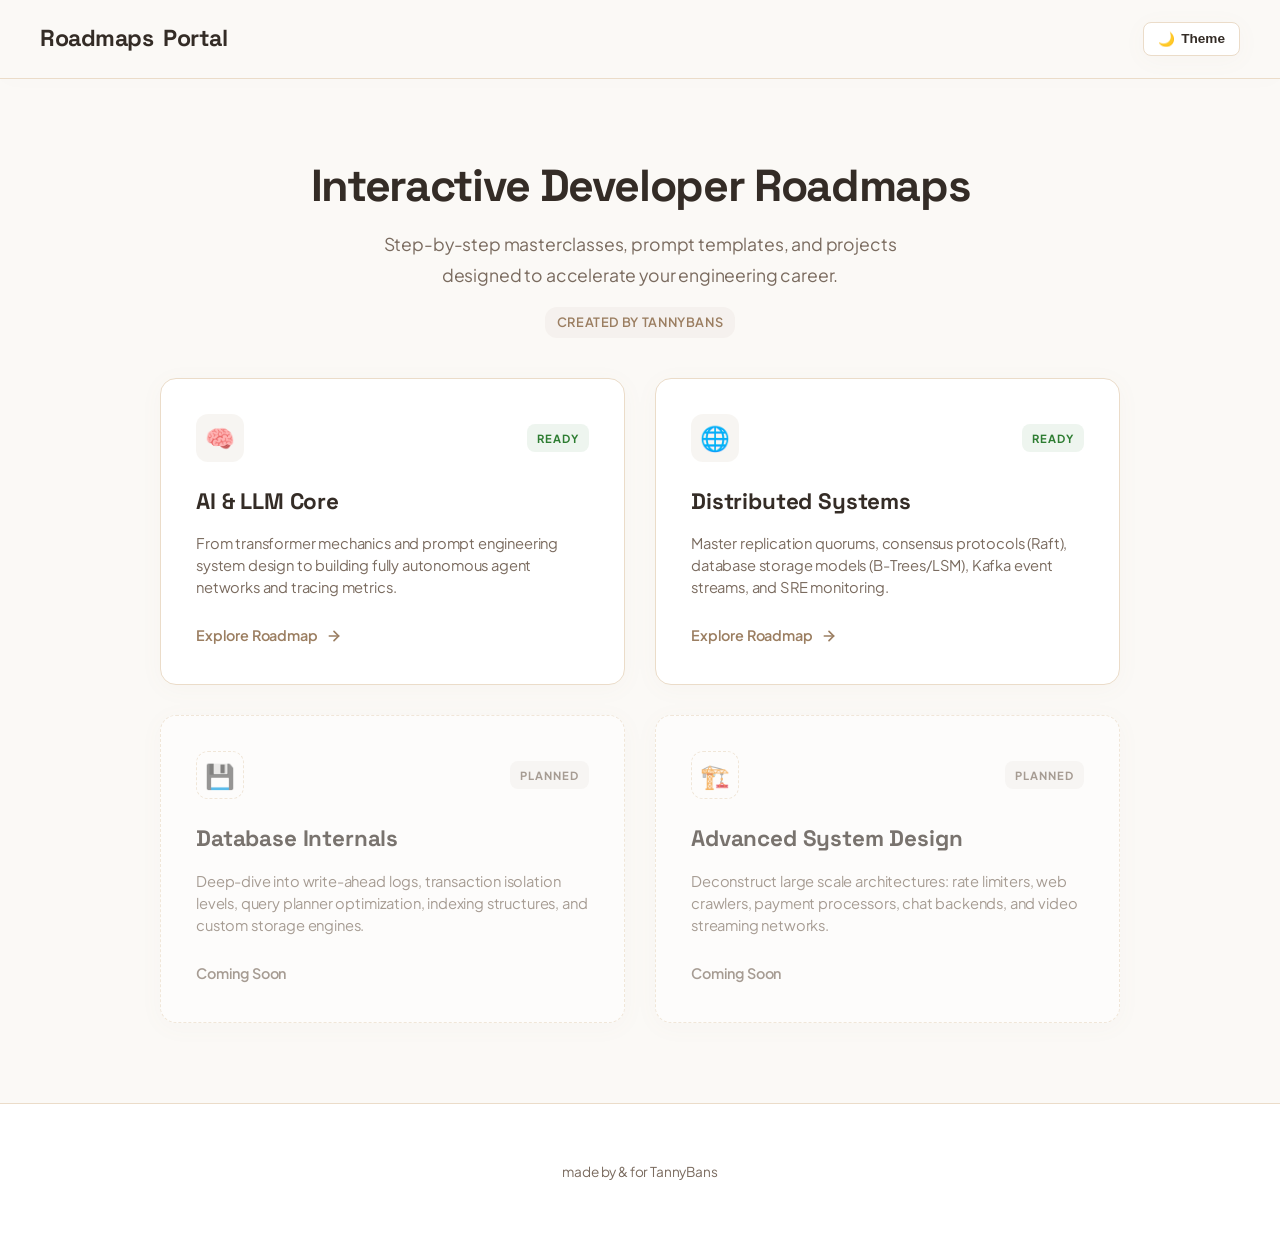
<file: index.html>
<!DOCTYPE html>
<html lang="en">
<head>
    <meta charset="UTF-8">
    <meta name="viewport" content="width=device-width, initial-scale=1.0">
    <title>Curated Engineering Roadmaps</title>
    <!-- Google Fonts: Plus Jakarta Sans for body, Space Grotesk for headings -->
    <link rel="preconnect" href="https://fonts.googleapis.com">
    <link rel="preconnect" href="https://fonts.gstatic.com" crossorigin>
    <link href="https://fonts.googleapis.com/css2?family=Plus+Jakarta+Sans:wght@400;500;600;700&family=Space+Grotesk:wght@500;600;700&display=swap" rel="stylesheet">
    
    <!-- Link Shared Styles -->
    <link rel="stylesheet" href="shared.css">
    
    <style>
        /* Landing Page Specific Card Styles */
        .theme-toggle-btn {
            background-color: var(--bg-card);
            border: 1px solid var(--border-card);
            color: var(--text-main);
            padding: 8px 14px;
            border-radius: 8px;
            cursor: pointer;
            font-size: 0.85rem;
            font-weight: 600;
            box-shadow: var(--shadow-card);
        }

        .theme-toggle-btn:hover {
            border-color: var(--accent-primary);
        }

        /* Hero Section spacing adjustment */
        .hero {
            max-width: 800px;
            margin: 80px auto 40px auto;
            text-align: center;
            padding: 0 20px;
        }

        .hero h2 {
            font-family: 'Space Grotesk', sans-serif;
            font-size: 2.8rem;
            font-weight: 700;
            margin: 0 0 16px 0;
            line-height: 1.2;
            letter-spacing: -0.03em;
        }

        .hero p {
            font-size: 1.1rem;
            color: var(--text-muted);
            max-width: 550px;
            margin: 0 auto;
        }

        /* Creator Tag */
        .creator-tag {
            display: inline-block;
            margin-top: 15px;
            font-size: 0.8rem;
            font-weight: 600;
            color: var(--accent-primary);
            background-color: rgba(155, 126, 97, 0.06);
            padding: 4px 12px;
            border-radius: 12px;
            letter-spacing: 0.05em;
            text-transform: uppercase;
        }

        [data-theme="dark"] .creator-tag {
            background-color: rgba(56, 189, 248, 0.06);
        }

        /* Grid Section */
        .portal-grid {
            max-width: 1000px;
            width: 100%;
            margin: 0 auto;
            padding: 0 20px 80px 20px;
            display: grid;
            grid-template-columns: repeat(2, 1fr);
            gap: 30px;
            flex-grow: 1;
        }

        @media (max-width: 768px) {
            .portal-grid {
                grid-template-columns: 1fr;
            }
            .hero h2 {
                font-size: 2.2rem;
            }
        }

        /* Card Designs */
        .roadmap-card {
            background-color: var(--bg-card);
            border: 1px solid var(--border-card);
            border-radius: 16px;
            padding: 35px;
            box-shadow: var(--shadow-card);
            display: flex;
            flex-direction: column;
            justify-content: space-between;
            transition: border-color 0.25s ease, transform 0.25s ease, box-shadow 0.25s ease;
            text-decoration: none;
            color: inherit;
        }

        .roadmap-card:hover {
            border-color: var(--accent-primary);
            transform: translateY(-4px);
            box-shadow: 0 12px 30px rgba(0, 0, 0, 0.04);
        }

        [data-theme="dark"] .roadmap-card:hover {
            box-shadow: 0 12px 30px rgba(0, 0, 0, 0.3);
        }

        .card-header {
            display: flex;
            align-items: center;
            justify-content: space-between;
            margin-bottom: 20px;
        }

        .card-icon {
            width: 48px;
            height: 48px;
            border-radius: 12px;
            background-color: rgba(155, 126, 97, 0.08);
            color: var(--accent-primary);
            display: flex;
            align-items: center;
            justify-content: center;
            font-size: 1.5rem;
        }

        [data-theme="dark"] .card-icon {
            background-color: rgba(56, 189, 248, 0.08);
        }

        .card-status {
            font-size: 0.7rem;
            font-weight: 700;
            text-transform: uppercase;
            letter-spacing: 1px;
            background-color: rgba(46, 125, 50, 0.08);
            color: #2e7d32;
            padding: 4px 10px;
            border-radius: 8px;
        }

        .card-body h3 {
            font-family: 'Space Grotesk', sans-serif;
            font-size: 1.4rem;
            margin: 0 0 10px 0;
            color: var(--text-main);
        }

        .card-body p {
            font-size: 0.92rem;
            color: var(--text-muted);
            margin: 0 0 25px 0;
            line-height: 1.5;
        }

        .card-footer {
            display: flex;
            align-items: center;
            gap: 8px;
            font-weight: 600;
            font-size: 0.9rem;
            color: var(--accent-primary);
        }

        .card-footer svg {
            transition: transform 0.2s ease;
        }

        .roadmap-card:hover .card-footer svg {
            transform: translateX(4px);
        }

        /* Coming Soon Card styling */
        .roadmap-card.coming-soon {
            opacity: 0.65;
            border-style: dashed;
            cursor: default;
        }

        .roadmap-card.coming-soon:hover {
            transform: none;
            border-color: var(--border-card);
            box-shadow: var(--shadow-card);
        }

        .roadmap-card.coming-soon .card-icon {
            background-color: transparent;
            border: 1px dashed var(--border-card);
            color: var(--text-muted);
        }

        .roadmap-card.coming-soon .card-status {
            background-color: rgba(122, 107, 95, 0.08);
            color: var(--text-muted);
        }

        .roadmap-card.coming-soon .card-footer {
            color: var(--text-muted);
        }
    </style>
</head>
<body>

    <!-- Sticky Header -->
    <div class="sticky-header">
        <div class="header-content">
            <div class="logo-section">
                <h1>Roadmaps <span>Portal</span></h1>
            </div>
            <button class="theme-toggle-btn btn-toggle" id="theme-toggle-btn" onclick="toggleTheme()">
                <span id="theme-toggle-icon">🌙</span> Theme
            </button>
        </div>
    </div>

    <!-- Hero Section -->
    <div class="hero">
        <h2>Interactive Developer Roadmaps</h2>
        <p>Step-by-step masterclasses, prompt templates, and projects designed to accelerate your engineering career.</p>
        <div class="creator-tag">Created by TannyBans</div>
    </div>

    <!-- Portal Grid -->
    <div class="portal-grid">
        
        <!-- AI / LLM Card -->
        <a href="ai.html" class="roadmap-card">
            <div>
                <div class="card-header">
                    <div class="card-icon">🧠</div>
                    <span class="card-status">Ready</span>
                </div>
                <div class="card-body">
                    <h3>AI & LLM Core</h3>
                    <p>From transformer mechanics and prompt engineering system design to building fully autonomous agent networks and tracing metrics.</p>
                </div>
            </div>
            <div class="card-footer">
                Explore Roadmap
                <svg width="16" height="16" viewBox="0 0 24 24" fill="none" stroke="currentColor" stroke-width="2.5" stroke-linecap="round" stroke-linejoin="round"><line x1="5" y1="12" x2="19" y2="12"></line><polyline points="12 5 19 12 12 19"></polyline></svg>
            </div>
        </a>

        <!-- Distributed Systems Card -->
        <a href="systems.html" class="roadmap-card">
            <div>
                <div class="card-header">
                    <div class="card-icon">🌐</div>
                    <span class="card-status">Ready</span>
                </div>
                <div class="card-body">
                    <h3>Distributed Systems</h3>
                    <p>Master replication quorums, consensus protocols (Raft), database storage models (B-Trees/LSM), Kafka event streams, and SRE monitoring.</p>
                </div>
            </div>
            <div class="card-footer">
                Explore Roadmap
                <svg width="16" height="16" viewBox="0 0 24 24" fill="none" stroke="currentColor" stroke-width="2.5" stroke-linecap="round" stroke-linejoin="round"><line x1="5" y1="12" x2="19" y2="12"></line><polyline points="12 5 19 12 12 19"></polyline></svg>
            </div>
        </a>

        <!-- Future placeholder card (e.g. Databases & Cache Systems) -->
        <div class="roadmap-card coming-soon">
            <div>
                <div class="card-header">
                    <div class="card-icon">💾</div>
                    <span class="card-status">Planned</span>
                </div>
                <div class="card-body">
                    <h3>Database Internals</h3>
                    <p>Deep-dive into write-ahead logs, transaction isolation levels, query planner optimization, indexing structures, and custom storage engines.</p>
                </div>
            </div>
            <div class="card-footer">Coming Soon</div>
        </div>

        <!-- Future placeholder card (e.g. System Design Interview) -->
        <div class="roadmap-card coming-soon">
            <div>
                <div class="card-header">
                    <div class="card-icon">🏗️</div>
                    <span class="card-status">Planned</span>
                </div>
                <div class="card-body">
                    <h3>Advanced System Design</h3>
                    <p>Deconstruct large scale architectures: rate limiters, web crawlers, payment processors, chat backends, and video streaming networks.</p>
                </div>
            </div>
            <div class="card-footer">Coming Soon</div>
        </div>

    </div>

    <!-- Footer -->
    <footer>
        <p>made by & for TannyBans</p>
    </footer>

    <!-- Link Shared Logic -->
    <script src="shared.js"></script>
</body>
</html>
</file>
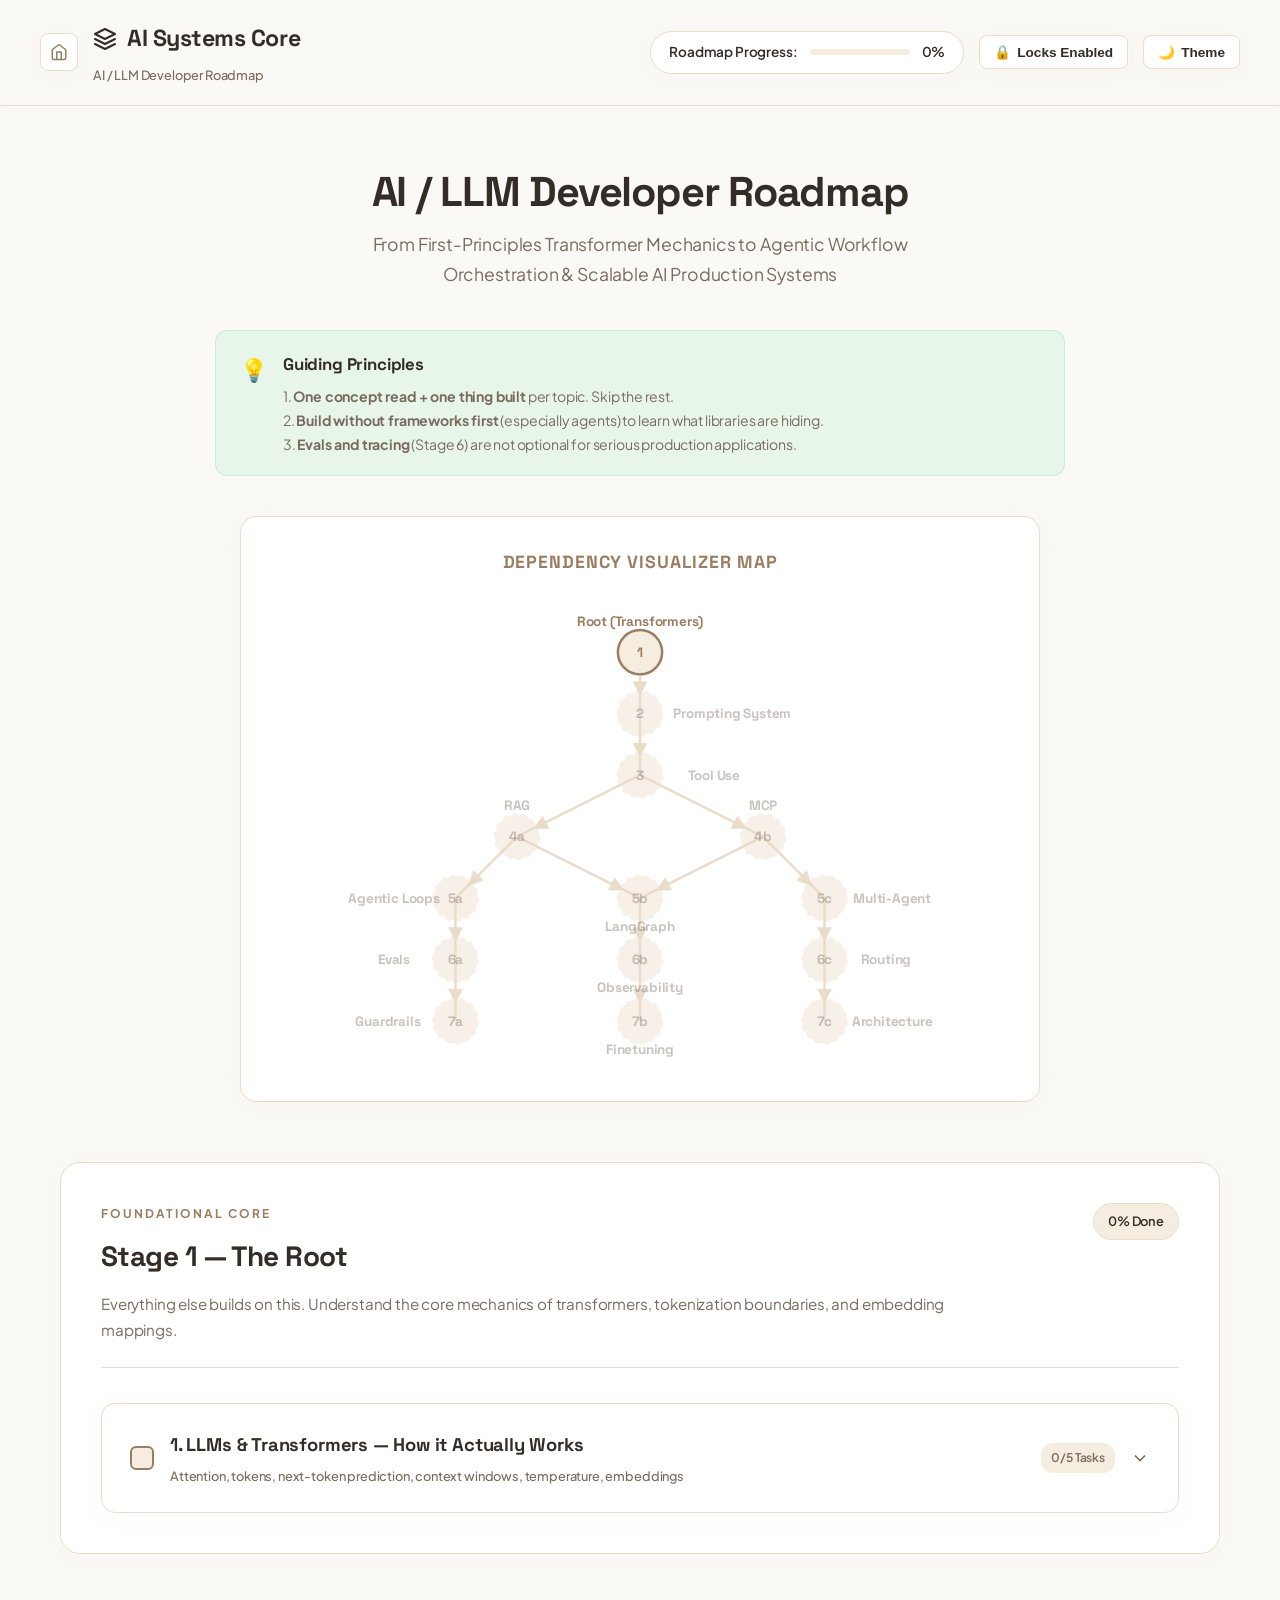
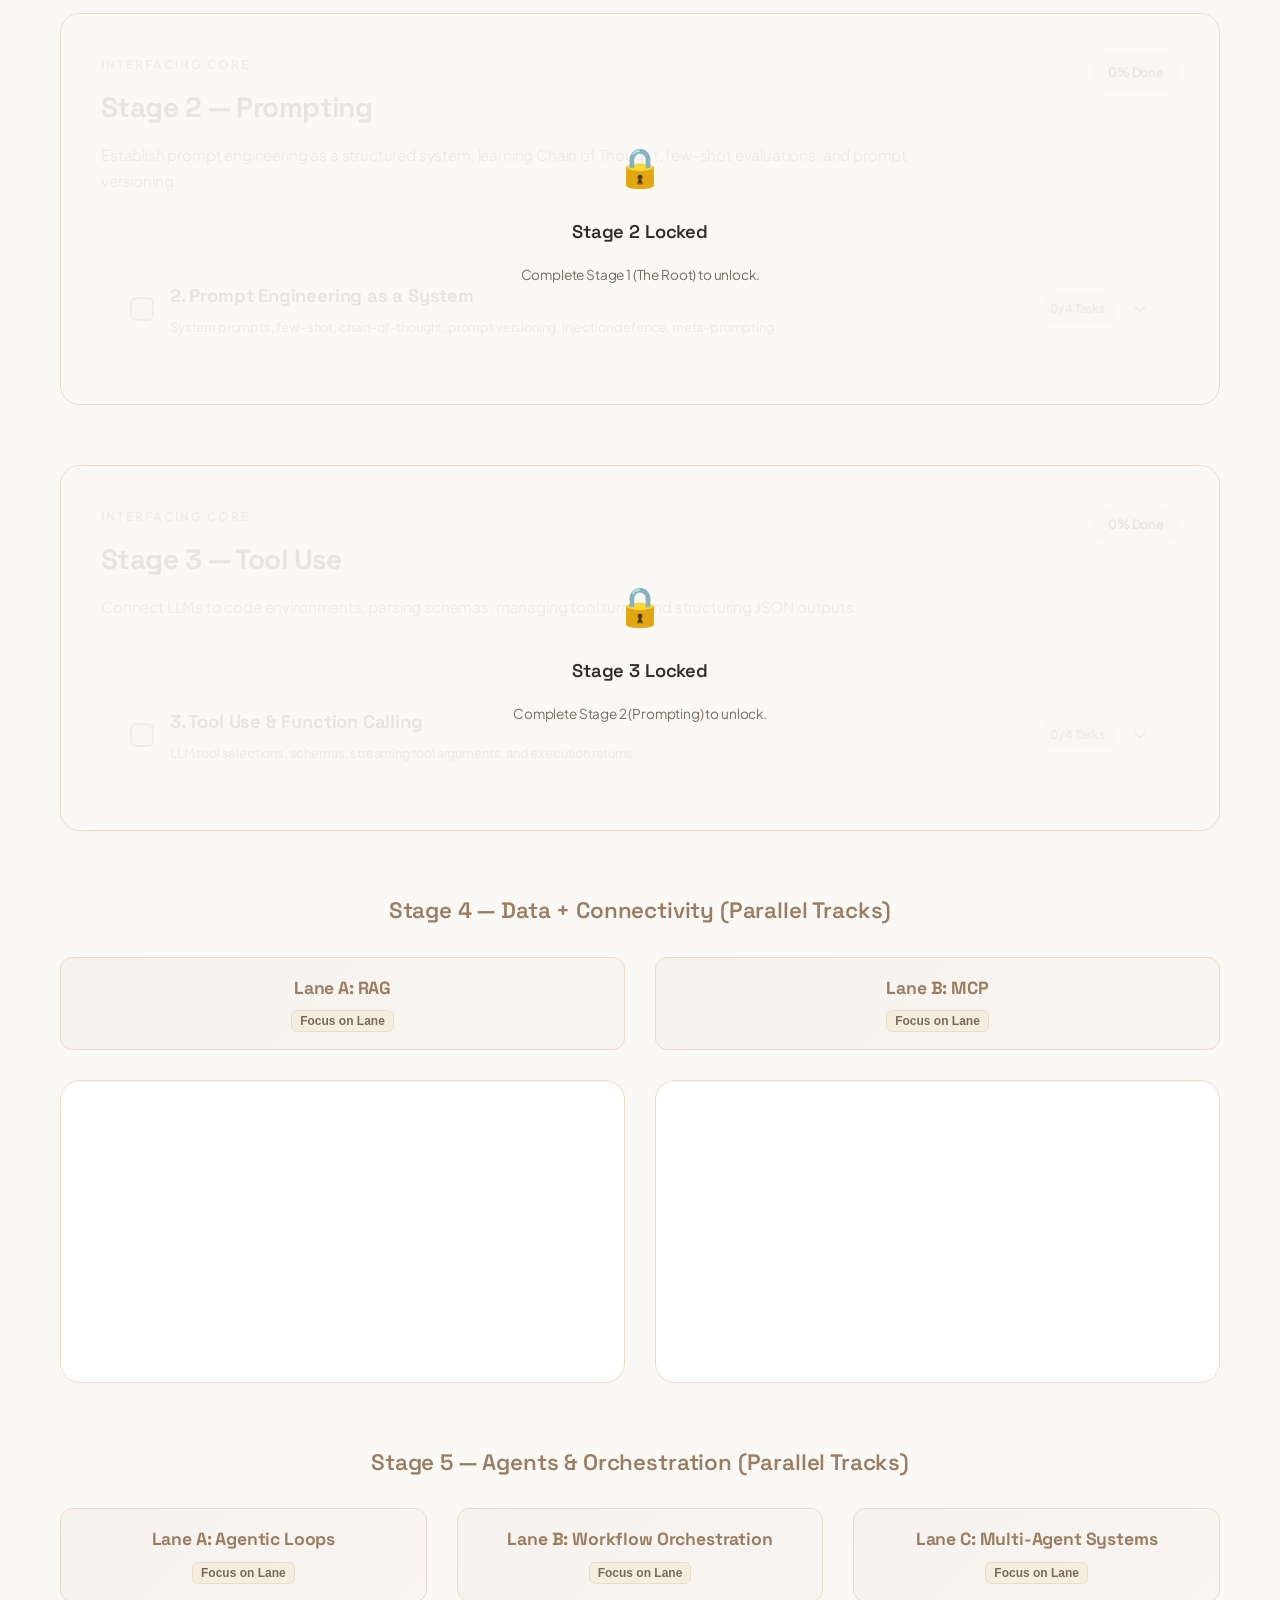
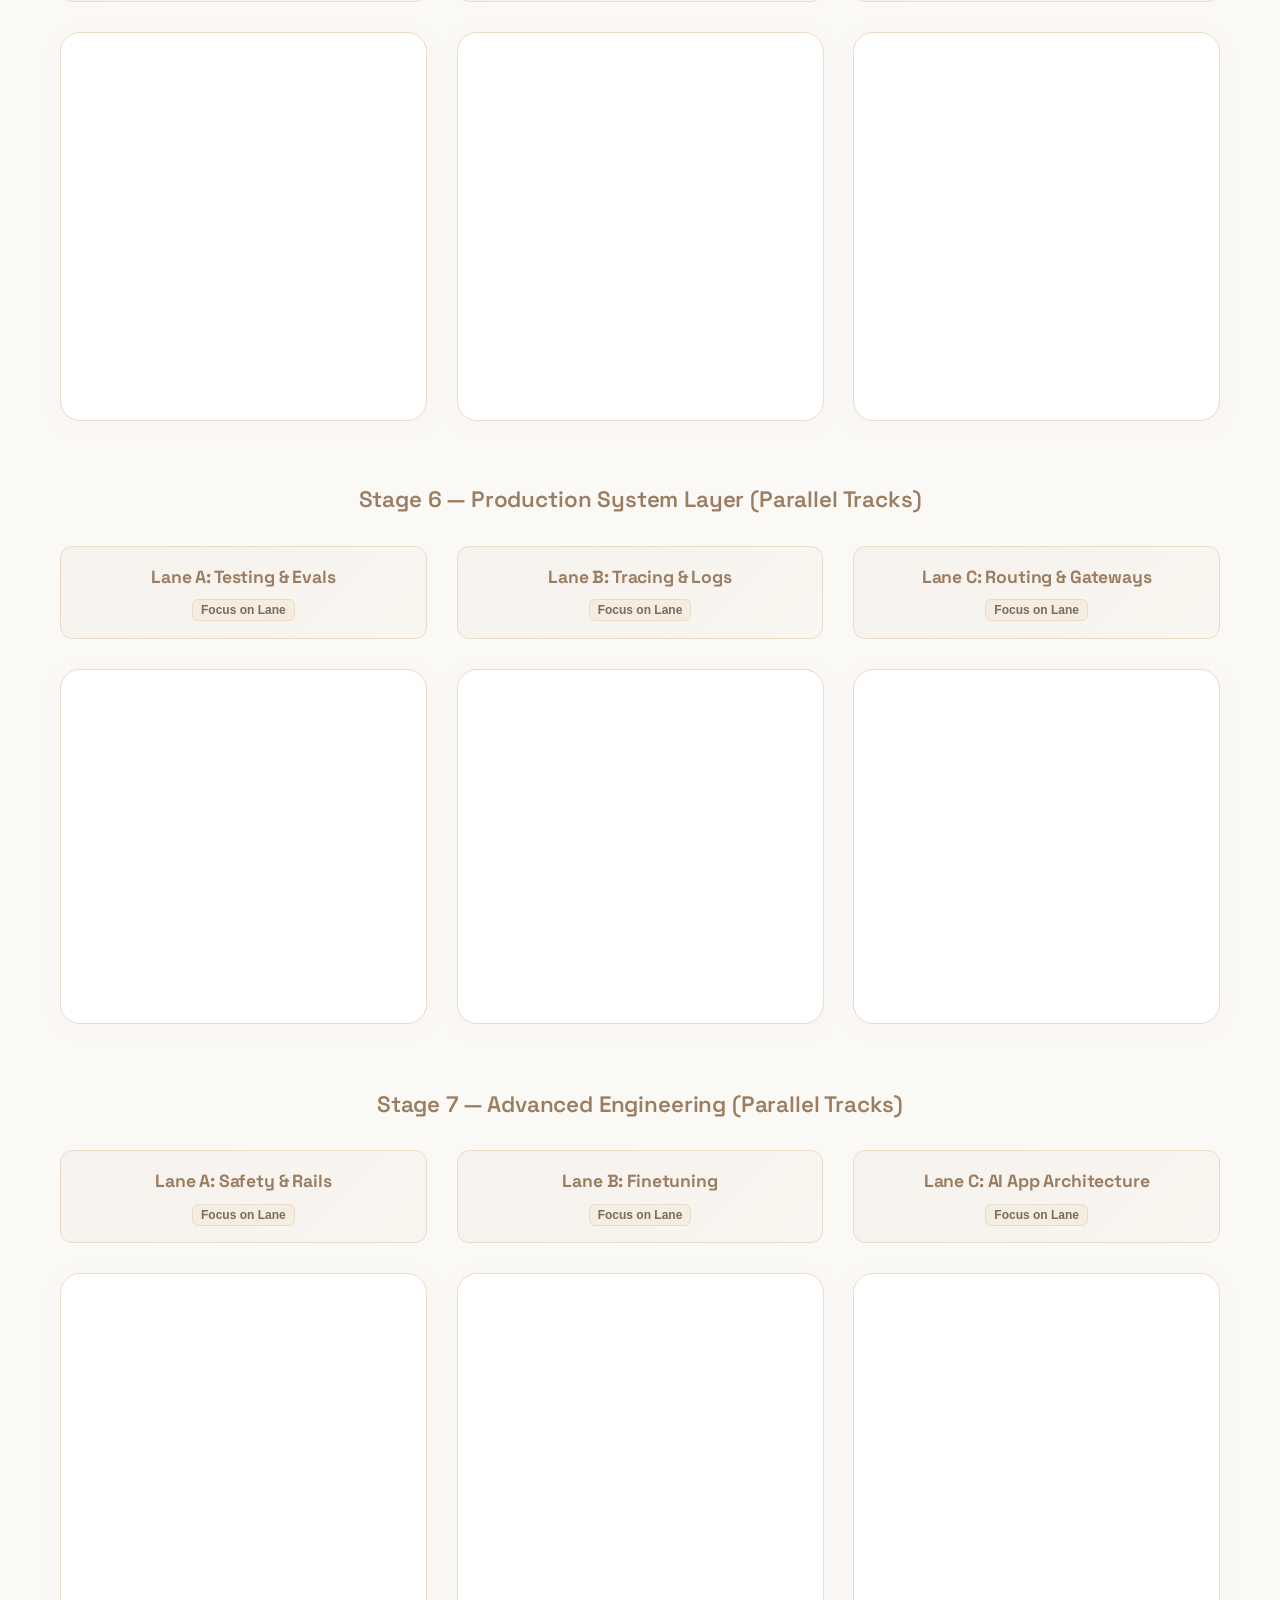
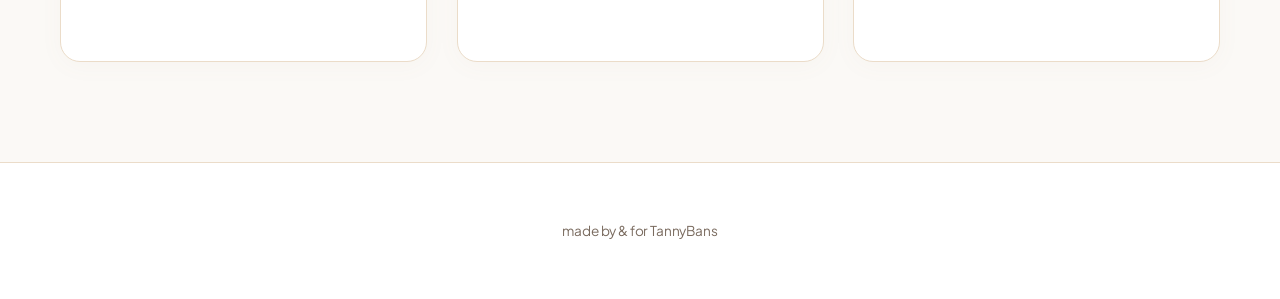
<file: ai.html>
<!DOCTYPE html>
<html lang="en">
<head>
    <meta charset="UTF-8">
    <meta name="viewport" content="width=device-width, initial-scale=1.0">
    <title>AI / LLM Developer Roadmap</title>
    <!-- Google Fonts: Plus Jakarta Sans for UI/Content, Space Grotesk for Headings -->
    <link rel="preconnect" href="https://fonts.googleapis.com">
    <link rel="preconnect" href="https://fonts.gstatic.com" crossorigin>
    <link href="https://fonts.googleapis.com/css2?family=Plus+Jakarta+Sans:wght@400;500;600;700&family=Space+Grotesk:wght@500;600;700&family=JetBrains+Mono:wght@400;500&display=swap" rel="stylesheet">
    <!-- Link Shared Styles -->
    <link rel="stylesheet" href="shared.css">
</head>
<body>

    <!-- Sticky Header -->
    <div class="sticky-header">
        <div class="header-content">
            <div class="logo-container-wrapper">
                <a href="index.html" class="back-home-link" title="Back to Portal">
                    <svg width="18" height="18" viewBox="0 0 24 24" fill="none" stroke="currentColor" stroke-width="2" stroke-linecap="round" stroke-linejoin="round">
                        <path d="m3 9 9-7 9 7v11a2 2 0 0 1-2 2H5a2 2 0 0 1-2-2z"/>
                        <polyline points="9 22 9 12 15 12 15 22"/>
                    </svg>
                </a>
                <div class="logo-section">
                    <h1>
                        <svg width="24" height="24" viewBox="0 0 24 24" fill="none" stroke="currentColor" stroke-width="2" stroke-linecap="round" stroke-linejoin="round">
                            <polygon points="12 2 2 7 12 12 22 7 12 2"></polygon>
                            <polyline points="2 17 12 22 22 17"></polyline>
                            <polyline points="2 12 12 17 22 12"></polyline>
                        </svg>
                        AI Systems Core
                    </h1>
                    <p>AI / LLM Developer Roadmap</p>
                </div>
            </div>
            
            <div class="controls-section">
                <div class="progress-box">
                    <span>Roadmap Progress:</span>
                    <div class="progress-bar-container">
                        <div class="progress-bar-fill" id="overall-progress-bar"></div>
                    </div>
                    <span id="overall-progress-text">0%</span>
                </div>

                <button class="btn-toggle" id="btn-lock-toggle" onclick="toggleDependencyLocking()">
                    <span id="lock-toggle-icon">🔒</span>
                    <span id="lock-toggle-label">Locks Enabled</span>
                </button>

                <button class="btn-toggle" onclick="toggleTheme()">
                    <span id="theme-toggle-icon">🌙</span>
                    <span>Theme</span>
                </button>
            </div>
        </div>
    </div>

    <!-- Hero Section -->
    <div class="hero">
        <h2>AI / LLM Developer Roadmap</h2>
        <p class="lead">From First-Principles Transformer Mechanics to Agentic Workflow Orchestration & Scalable AI Production Systems</p>
    </div>

    <!-- Setup Info / Guiding Principles -->
    <div class="setup-guide">
        <span class="setup-guide-icon">💡</span>
        <div class="setup-guide-content">
            <h4>Guiding Principles</h4>
            <p>1. <strong>One concept read + one thing built</strong> per topic. Skip the rest.<br>
               2. <strong>Build without frameworks first</strong> (especially agents) to learn what libraries are hiding.<br>
               3. <strong>Evals and tracing</strong> (Stage 6) are not optional for serious production applications.</p>
        </div>
    </div>

    <!-- Interactive Map Visualization -->
    <div class="map-section">
        <h3>Dependency Visualizer Map</h3>
        <div class="interactive-graph">
            <!-- Inline SVG representing the dependency tree -->
            <svg viewBox="0 0 600 380" width="100%" height="340">
                <!-- SVG Filters for arrows -->
                <defs>
                    <marker id="arrow" viewBox="0 0 10 10" refX="22" refY="5" markerWidth="6" markerHeight="6" orient="auto-start-reverse">
                        <path d="M 0 0 L 10 5 L 0 10 z" fill="var(--border-card)" />
                    </marker>
                    <marker id="arrow-active" viewBox="0 0 10 10" refX="22" refY="5" markerWidth="6" markerHeight="6" orient="auto-start-reverse">
                        <path d="M 0 0 L 10 5 L 0 10 z" fill="var(--accent-primary)" />
                    </marker>
                    <marker id="arrow-completed" viewBox="0 0 10 10" refX="22" refY="5" markerWidth="6" markerHeight="6" orient="auto-start-reverse">
                        <path d="M 0 0 L 10 5 L 0 10 z" fill="var(--success)" />
                    </marker>
                </defs>

                <!-- Connection Lines (Edges) -->
                <!-- Stage 1 -> Stage 2 -->
                <path d="M 300,40 L 300,90" class="graph-edge" id="edge-1-2" marker-end="url(#arrow)" />
                <!-- Stage 2 -> Stage 3 -->
                <path d="M 300,90 L 300,140" class="graph-edge" id="edge-2-3" marker-end="url(#arrow)" />
                
                <!-- Stage 3 -> Stage 4a -->
                <path d="M 300,140 L 200,190" class="graph-edge" id="edge-3-4a" marker-end="url(#arrow)" />
                <!-- Stage 3 -> Stage 4b -->
                <path d="M 300,140 L 400,190" class="graph-edge" id="edge-3-4b" marker-end="url(#arrow)" />

                <!-- Stage 4a -> Stage 5a -->
                <path d="M 200,190 L 150,240" class="graph-edge" id="edge-4a-5a" marker-end="url(#arrow)" />
                <!-- Stage 4a -> Stage 5b -->
                <path d="M 200,190 L 300,240" class="graph-edge" id="edge-4a-5b" marker-end="url(#arrow)" />
                <!-- Stage 4b -> Stage 5b -->
                <path d="M 400,190 L 300,240" class="graph-edge" id="edge-4b-5b" marker-end="url(#arrow)" />
                <!-- Stage 4b -> Stage 5c -->
                <path d="M 400,190 L 450,240" class="graph-edge" id="edge-4b-5c" marker-end="url(#arrow)" />

                <!-- Stage 5a -> Stage 6a -->
                <path d="M 150,240 L 150,290" class="graph-edge" id="edge-5a-6a" marker-end="url(#arrow)" />
                <!-- Stage 5b -> Stage 6b -->
                <path d="M 300,240 L 300,290" class="graph-edge" id="edge-5b-6b" marker-end="url(#arrow)" />
                <!-- Stage 5c -> Stage 6c -->
                <path d="M 450,240 L 450,290" class="graph-edge" id="edge-5c-6c" marker-end="url(#arrow)" />

                <!-- Stage 6a -> Stage 7a -->
                <path d="M 150,290 L 150,340" class="graph-edge" id="edge-6a-7a" marker-end="url(#arrow)" />
                <!-- Stage 6b -> Stage 7b -->
                <path d="M 300,290 L 300,340" class="graph-edge" id="edge-6b-7b" marker-end="url(#arrow)" />
                <!-- Stage 6c -> Stage 7c -->
                <path d="M 450,290 L 450,340" class="graph-edge" id="edge-6c-7c" marker-end="url(#arrow)" />

                <!-- Nodes -->
                <!-- Stage 1 (Root) -->
                <g class="graph-node active" id="map-node-1" onclick="scrollToStage('stage-1')">
                    <circle cx="300" cy="40" r="18" />
                    <text x="300" y="40">1</text>
                    <text x="300" y="15" class="graph-node-label">Root (Transformers)</text>
                </g>

                <!-- Stage 2 -->
                <g class="graph-node locked" id="map-node-2" onclick="scrollToStage('stage-2')">
                    <circle cx="300" cy="90" r="18" />
                    <text x="300" y="90">2</text>
                    <text x="375" y="90" class="graph-node-label">Prompting System</text>
                </g>

                <!-- Stage 3 -->
                <g class="graph-node locked" id="map-node-3" onclick="scrollToStage('stage-3')">
                    <circle cx="300" cy="140" r="18" />
                    <text x="300" y="140">3</text>
                    <text x="360" y="140" class="graph-node-label">Tool Use</text>
                </g>

                <!-- Stage 4a -->
                <g class="graph-node locked" id="map-node-4a" onclick="scrollToStage('stage-4a')">
                    <circle cx="200" cy="190" r="18" />
                    <text x="200" y="190">4a</text>
                    <text x="200" y="165" class="graph-node-label">RAG</text>
                </g>

                <!-- Stage 4b -->
                <g class="graph-node locked" id="map-node-4b" onclick="scrollToStage('stage-4b')">
                    <circle cx="400" cy="190" r="18" />
                    <text x="400" y="190">4b</text>
                    <text x="400" y="165" class="graph-node-label">MCP</text>
                </g>

                <!-- Stage 5a -->
                <g class="graph-node locked" id="map-node-5a" onclick="scrollToStage('stage-5a')">
                    <circle cx="150" cy="240" r="18" />
                    <text x="150" y="240">5a</text>
                    <text x="100" y="240" class="graph-node-label">Agentic Loops</text>
                </g>

                <!-- Node 5b -->
                <g class="graph-node locked" id="map-node-5b" onclick="scrollToStage('stage-5b')">
                    <circle cx="300" cy="240" r="18" />
                    <text x="300" y="240">5b</text>
                    <text x="300" y="263" class="graph-node-label">LangGraph</text>
                </g>

                <!-- Node 5c -->
                <g class="graph-node locked" id="map-node-5c" onclick="scrollToStage('stage-5c')">
                    <circle cx="450" cy="240" r="18" />
                    <text x="450" y="240">5c</text>
                    <text x="505" y="240" class="graph-node-label">Multi-Agent</text>
                </g>

                <!-- Node 6a -->
                <g class="graph-node locked" id="map-node-6a" onclick="scrollToStage('stage-6a')">
                    <circle cx="150" cy="290" r="18" />
                    <text x="150" y="290">6a</text>
                    <text x="100" y="290" class="graph-node-label">Evals</text>
                </g>

                <!-- Node 6b -->
                <g class="graph-node locked" id="map-node-6b" onclick="scrollToStage('stage-6b')">
                    <circle cx="300" cy="290" r="18" />
                    <text x="300" y="290">6b</text>
                    <text x="300" y="313" class="graph-node-label">Observability</text>
                </g>

                <!-- Node 6c -->
                <g class="graph-node locked" id="map-node-6c" onclick="scrollToStage('stage-6c')">
                    <circle cx="450" cy="290" r="18" />
                    <text x="450" y="290">6c</text>
                    <text x="500" y="290" class="graph-node-label">Routing</text>
                </g>

                <!-- Node 7a -->
                <g class="graph-node locked" id="map-node-7a" onclick="scrollToStage('stage-7a')">
                    <circle cx="150" cy="340" r="18" />
                    <text x="150" y="340">7a</text>
                    <text x="95" y="340" class="graph-node-label">Guardrails</text>
                </g>

                <!-- Node 7b -->
                <g class="graph-node locked" id="map-node-7b" onclick="scrollToStage('stage-7b')">
                    <circle cx="300" cy="340" r="18" />
                    <text x="300" y="340">7b</text>
                    <text x="300" y="363" class="graph-node-label">Finetuning</text>
                </g>

                <!-- Node 7c -->
                <g class="graph-node locked" id="map-node-7c" onclick="scrollToStage('stage-7c')">
                    <circle cx="450" cy="340" r="18" />
                    <text x="450" y="340">7c</text>
                    <text x="505" y="340" class="graph-node-label">Architecture</text>
                </g>
            </svg>
        </div>
    </div>

    <!-- Roadmap Content Container -->
    <div class="roadmap-container">

        <!-- STAGE 1 -->
        <div class="stage-wrapper" id="stage-1" data-stage="1">
            <div class="stage-header">
                <div>
                    <div class="stage-badge">Foundational Core</div>
                    <h3 class="stage-title">Stage 1 — The Root</h3>
                    <div class="stage-desc">Everything else builds on this. Understand the core mechanics of transformers, tokenization boundaries, and embedding mappings.</div>
                </div>
                <div class="stage-progress-badge" id="progress-stage-1">0% Done</div>
            </div>

            <!-- Topic 1 -->
            <div class="topic-card" id="card-s1-t1">
                <div class="card-header-bar" onclick="toggleCard('card-s1-t1')">
                    <div class="card-header-left">
                        <label class="card-checkbox-wrapper" onclick="event.stopPropagation()">
                            <input type="checkbox" id="check-node-s1-t1" onchange="toggleEntireNode('card-s1-t1', this)">
                            <span class="custom-checkbox"></span>
                        </label>
                        <div class="topic-titles">
                            <h4>1. LLMs & Transformers — How it Actually Works</h4>
                            <p>Attention, tokens, next-token prediction, context windows, temperature, embeddings</p>
                        </div>
                    </div>
                    <div class="card-header-right">
                        <span class="card-progress-indicator" id="progress-text-s1-t1">0/5 Tasks</span>
                        <svg class="chevron-icon" viewBox="0 0 24 24"><path d="M6 9l6 6 6-6"/></svg>
                    </div>
                </div>
                <div class="card-content-panel">
                    <div class="card-inner-body">
                        <p>Learn LLMs from first principles for a strong developer — mechanically precise, not just high level.</p>

                        <div class="prompt-container">
                            <div class="prompt-header">
                                <div class="prompt-title-wrapper">🤖 Claude Prompt</div>
                                <button class="btn-copy" onclick="copyPrompt(this, 'prompt-s1-t1')">📋 Copy Prompt</button>
                            </div>
                            <pre class="prompt-body" id="prompt-s1-t1">Explain how LLMs work from first principles for a strong developer — not math-heavy, but mechanically precise. Cover: tokenisation, the transformer block, what attention actually does (intuitively), how next-token prediction works, what temperature and top-p do, what context windows really are, and what embeddings are. End with the 3 biggest misconceptions developers have about LLMs.</pre>
                        </div>

                        <ul class="task-list">
                            <li>
                                <label class="task-item-label">
                                    <input type="checkbox" id="task-s1-t1-1" onchange="onTaskChange('card-s1-t1')">
                                    <span class="task-item-text">
                                        <span class="task-type-badge badge-ask">💬 Ask</span> Ask the detailed mechanical query to Claude.
                                    </span>
                                </label>
                            </li>
                            <li>
                                <label class="task-item-label">
                                    <input type="checkbox" id="task-s1-t1-2" onchange="onTaskChange('card-s1-t1')">
                                    <span class="task-item-text">
                                        <span class="task-type-badge badge-watch">🎥 Watch</span> Watch 3Blue1Brown's video: <a href="https://www.youtube.com/watch?v=wjZofJX0v4M" target="_blank">But what is a GPT?</a> (YouTube, 27 min).
                                    </span>
                                </label>
                            </li>
                            <li>
                                <label class="task-item-label">
                                    <input type="checkbox" id="task-s1-t1-3" onchange="onTaskChange('card-s1-t1')">
                                    <span class="task-item-text">
                                        <span class="task-type-badge badge-read">📄 Read</span> Study Jay Alammar's visual post: <a href="https://jalammar.github.io/illustrated-transformer/" target="_blank">The Illustrated Transformer</a>.
                                    </span>
                                </label>
                            </li>
                            <li>
                                <label class="task-item-label">
                                    <input type="checkbox" id="task-s1-t1-4" onchange="onTaskChange('card-s1-t1')">
                                    <span class="task-item-text">
                                        <span class="task-type-badge badge-watch">🎥 Watch</span> Complete Andrej Karpathy's deep-dive video: <a href="https://www.youtube.com/watch?v=kCc8FmEb1nY" target="_blank">Let's build GPT from scratch (2hr)</a>.
                                    </span>
                                </label>
                            </li>
                            <li>
                                <label class="task-item-label">
                                    <input type="checkbox" id="task-s1-t1-5" onchange="onTaskChange('card-s1-t1')">
                                    <span class="task-item-text">
                                        <span class="task-type-badge badge-build">🛠️ Build</span> Build a tiny bigram language model from scratch in Python (~100 lines) following Karpathy's video.
                                    </span>
                                </label>
                            </li>
                        </ul>
                    </div>
                </div>
            </div>
        </div>

        <!-- STAGE 2 -->
        <div class="stage-wrapper locked" id="stage-2" data-stage="2">
            <div class="stage-lock-overlay">
                <span class="lock-icon-large">🔒</span>
                <div class="lock-text">Stage 2 Locked</div>
                <div class="lock-subtext">Complete Stage 1 (The Root) to unlock.</div>
            </div>

            <div class="stage-header">
                <div>
                    <div class="stage-badge">Interfacing Core</div>
                    <h3 class="stage-title">Stage 2 — Prompting</h3>
                    <div class="stage-desc">Establish prompt engineering as a structured system, learning Chain of Thought, few-shot evaluations, and prompt versioning.</div>
                </div>
                <div class="stage-progress-badge" id="progress-stage-2">0% Done</div>
            </div>

            <!-- Topic 1 -->
            <div class="topic-card" id="card-s2-t1">
                <div class="card-header-bar" onclick="toggleCard('card-s2-t1')">
                    <div class="card-header-left">
                        <label class="card-checkbox-wrapper" onclick="event.stopPropagation()">
                            <input type="checkbox" id="check-node-s2-t1" onchange="toggleEntireNode('card-s2-t1', this)">
                            <span class="custom-checkbox"></span>
                        </label>
                        <div class="topic-titles">
                            <h4>2. Prompt Engineering as a System</h4>
                            <p>System prompts, few-shot, chain-of-thought, prompt versioning, injection defence, meta-prompting</p>
                        </div>
                    </div>
                    <div class="card-header-right">
                        <span class="card-progress-indicator" id="progress-text-s2-t1">0/4 Tasks</span>
                        <svg class="chevron-icon" viewBox="0 0 24 24"><path d="M6 9l6 6 6-6"/></svg>
                    </div>
                </div>
                <div class="card-content-panel">
                    <div class="card-inner-body">
                        <p>Learn to design prompts as robust engineering assets rather than trial-and-error strings.</p>

                        <div class="prompt-container">
                            <div class="prompt-header">
                                <div class="prompt-title-wrapper">🤖 Claude Prompt</div>
                                <button class="btn-copy" onclick="copyPrompt(this, 'prompt-s2-t1')">📋 Copy Prompt</button>
                            </div>
                            <pre class="prompt-body" id="prompt-s2-t1">Explain prompt engineering as a proper engineering discipline, not just tips. Cover: system prompts and how they interact with user turns, few-shot examples and when they help, chain-of-thought and when to force it, how to version and test prompts, what prompt injection is and how to defend against it, what meta-prompting is, and how to write prompts that are robust across edge cases. Give concrete before/after examples.</pre>
                        </div>

                        <ul class="task-list">
                            <li>
                                <label class="task-item-label">
                                    <input type="checkbox" id="task-s2-t1-1" onchange="onTaskChange('card-s2-t1')">
                                    <span class="task-item-text">
                                        <span class="task-type-badge badge-ask">💬 Ask</span> Learn structure, system instructions, and injection defensive design.
                                    </span>
                                </label>
                            </li>
                            <li>
                                <label class="task-item-label">
                                    <input type="checkbox" id="task-s2-t1-2" onchange="onTaskChange('card-s2-t1')">
                                    <span class="task-item-text">
                                        <span class="task-type-badge badge-read">📄 Read</span> Study the official <a href="https://docs.anthropic.com/en/docs/build-with-claude/prompt-engineering/overview" target="_blank">Anthropic Prompt Engineering Docs</a>.
                                    </span>
                                </label>
                            </li>
                            <li>
                                <label class="task-item-label">
                                    <input type="checkbox" id="task-s2-t1-3" onchange="onTaskChange('card-s2-t1')">
                                    <span class="task-item-text">
                                        <span class="task-type-badge badge-read">📄 Read</span> Explore comprehensive techniques on <a href="https://www.promptingguide.ai/" target="_blank">PromptingGuide.ai</a>.
                                    </span>
                                </label>
                            </li>
                            <li>
                                <label class="task-item-label">
                                    <input type="checkbox" id="task-s2-t1-4" onchange="onTaskChange('card-s2-t1')">
                                    <span class="task-item-text">
                                        <span class="task-type-badge badge-build">🛠️ Build</span> Automate one manual chore. Build 5 distinct prompts, test on 10 inputs, and write a Python script evaluating results.
                                    </span>
                                </label>
                            </li>
                        </ul>
                    </div>
                </div>
            </div>
        </div>

        <!-- STAGE 3 -->
        <div class="stage-wrapper locked" id="stage-3" data-stage="3">
            <div class="stage-lock-overlay">
                <span class="lock-icon-large">🔒</span>
                <div class="lock-text">Stage 3 Locked</div>
                <div class="lock-subtext">Complete Stage 2 (Prompting) to unlock.</div>
            </div>

            <div class="stage-header">
                <div>
                    <div class="stage-badge">Interfacing Core</div>
                    <h3 class="stage-title">Stage 3 — Tool Use</h3>
                    <div class="stage-desc">Connect LLMs to code environments, parsing schemas, managing tool turns, and structuring JSON outputs.</div>
                </div>
                <div class="stage-progress-badge" id="progress-stage-3">0% Done</div>
            </div>

            <!-- Topic 1 -->
            <div class="topic-card" id="card-s3-t1">
                <div class="card-header-bar" onclick="toggleCard('card-s3-t1')">
                    <div class="card-header-left">
                        <label class="card-checkbox-wrapper" onclick="event.stopPropagation()">
                            <input type="checkbox" id="check-node-s3-t1" onchange="toggleEntireNode('card-s3-t1', this)">
                            <span class="custom-checkbox"></span>
                        </label>
                        <div class="topic-titles">
                            <h4>3. Tool Use & Function Calling</h4>
                            <p>LLM tool selections, schemas, streaming tool arguments, and execution returns</p>
                        </div>
                    </div>
                    <div class="card-header-right">
                        <span class="card-progress-indicator" id="progress-text-s3-t1">0/4 Tasks</span>
                        <svg class="chevron-icon" viewBox="0 0 24 24"><path d="M6 9l6 6 6-6"/></svg>
                    </div>
                </div>
                <div class="card-content-panel">
                    <div class="card-inner-body">
                        <p>Master the exact loop: User prompt $\rightarrow$ Schema payload $\rightarrow$ Local execution $\rightarrow$ Return inject.</p>

                        <div class="prompt-container">
                            <div class="prompt-header">
                                <div class="prompt-title-wrapper">🤖 Claude Prompt</div>
                                <button class="btn-copy" onclick="copyPrompt(this, 'prompt-s3-t1')">📋 Copy Prompt</button>
                            </div>
                            <pre class="prompt-body" id="prompt-s3-t1">Explain tool use and function calling in LLMs precisely — how does the model decide to call a tool, what does the API request and response look like, how do I handle tool results and pass them back, what are structured outputs and how do I enforce JSON schemas, how does streaming interact with tool calls, and what are common mistakes? Show a concrete working example with a real API.</pre>
                        </div>

                        <ul class="task-list">
                            <li>
                                <label class="task-item-label">
                                    <input type="checkbox" id="task-s3-t1-1" onchange="onTaskChange('card-s3-t1')">
                                    <span class="task-item-text">
                                        <span class="task-type-badge badge-ask">💬 Ask</span> Learn schema formatting, tool selection loops, and execution models.
                                    </span>
                                </label>
                            </li>
                            <li>
                                <label class="task-item-label">
                                    <input type="checkbox" id="task-s3-t1-2" onchange="onTaskChange('card-s3-t1')">
                                    <span class="task-item-text">
                                        <span class="task-type-badge badge-read">📄 Read</span> Study the definitive <a href="https://docs.anthropic.com/en/docs/build-with-claude/tool-use/overview" target="_blank">Anthropic Tool Use Docs</a>.
                                    </span>
                                </label>
                            </li>
                            <li>
                                <label class="task-item-label">
                                    <input type="checkbox" id="task-s3-t1-3" onchange="onTaskChange('card-s3-t1')">
                                    <span class="task-item-text">
                                        <span class="task-type-badge badge-read">📄 Read</span> Reference code structures in the <a href="https://platform.openai.com/docs/guides/function-calling" target="_blank">OpenAI Function Calling Guide</a>.
                                    </span>
                                </label>
                            </li>
                            <li>
                                <label class="task-item-label">
                                    <input type="checkbox" id="task-s3-t1-4" onchange="onTaskChange('card-s3-t1')">
                                    <span class="task-item-text">
                                        <span class="task-type-badge badge-build">🛠️ Build</span> Build a Python chatbot with 3 real tools: <code>get_weather</code>, <code>search_web</code>, and <code>run_code</code>. Write the coordinator loop manually.
                                    </span>
                                </label>
                            </li>
                        </ul>
                    </div>
                </div>
            </div>
        </div>

        <!-- STAGE 4 (PARALLEL LANES) -->
        <div>
            <div style="font-family: 'Space Grotesk', sans-serif; font-size: 1.4rem; font-weight: 600; margin-bottom: 25px; text-align: center; color: var(--accent-primary);">
                Stage 4 — Data + Connectivity (Parallel Tracks)
            </div>

            <div class="parallel-tracks-container two-columns">

                <!-- 4a. RAG -->
                <div class="track-lane" id="lane-stage-4a">
                    <div class="track-banner">
                        <h4>Lane A: RAG</h4>
                        <button class="track-focus-toggle" onclick="focusTrack('lane-stage-4a')">Focus on Lane</button>
                    </div>

                    <div class="stage-wrapper locked" id="stage-4a" data-stage="4" style="padding: 24px; height: 100%;">
                        <div class="stage-lock-overlay">
                            <span class="lock-icon-large">🔒</span>
                            <div class="lock-text">Stage 4a Locked</div>
                            <div class="lock-subtext">Complete Stage 3 to unlock.</div>
                        </div>

                        <div class="stage-header" style="margin-bottom: 25px; padding-bottom: 12px;">
                            <div>
                                <h3 class="stage-title" style="font-size: 1.3rem;">4a. Retrieval Augmented Generation</h3>
                                <div class="stage-desc" style="font-size: 0.82rem;">Master vectors, chunking, hybrid queries, and rerank metrics.</div>
                            </div>
                            <div class="stage-progress-badge" id="progress-stage-4a" style="margin-top: 10px;">0% Done</div>
                        </div>

                        <!-- Card -->
                        <div class="topic-card" id="card-s4a-t1">
                            <div class="card-header-bar" onclick="toggleCard('card-s4a-t1')">
                                <div class="card-header-left">
                                    <label class="card-checkbox-wrapper" onclick="event.stopPropagation()">
                                        <input type="checkbox" id="check-node-s4a-t1" onchange="toggleEntireNode('card-s4a-t1', this)">
                                        <span class="custom-checkbox"></span>
                                    </label>
                                    <div class="topic-titles">
                                        <h4>Vector Indices & Chunking</h4>
                                    </div>
                                </div>
                                <div class="card-header-right">
                                    <span class="card-progress-indicator" id="progress-text-s4a-t1">0/5 Tasks</span>
                                    <svg class="chevron-icon" viewBox="0 0 24 24"><path d="M6 9l6 6 6-6"/></svg>
                                </div>
                            </div>
                            <div class="card-content-panel">
                                <div class="card-inner-body">
                                    <div class="prompt-container">
                                        <div class="prompt-header">
                                            <span style="font-size: 0.75rem; color: var(--accent-primary); font-weight: 700;">Claude Prompt</span>
                                            <button class="btn-copy" onclick="copyPrompt(this, 'prompt-s4a-t1')">📋 Copy</button>
                                        </div>
                                        <pre class="prompt-body" id="prompt-s4a-t1">Explain RAG from first principles for a developer who understands embeddings conceptually. Cover: why RAG exists (context limits + stale training data), how embeddings encode meaning, what vector DBs do and how ANN search works, chunking strategies and why naive chunking fails, hybrid search (keyword + semantic), reranking, and the eval question — how do I know my RAG is actually working? Point out the 3 most common RAG mistakes.</pre>
                                    </div>

                                    <ul class="task-list">
                                        <li>
                                            <label class="task-item-label">
                                                <input type="checkbox" id="task-s4a-t1-1" onchange="onTaskChange('card-s4a-t1')">
                                                <span class="task-item-text"><span class="task-type-badge badge-ask">💬 Ask</span> Learn embeddings mappings, ANN indices, and chunk models.</span>
                                            </label>
                                        </li>
                                        <li>
                                            <label class="task-item-label">
                                                <input type="checkbox" id="task-s4a-t1-2" onchange="onTaskChange('card-s4a-t1')">
                                                <span class="task-item-text"><span class="task-type-badge badge-watch">🎥 Watch</span> Watch Pinecone's video: <a href="https://www.youtube.com/watch?v=sVcwVQRHIc8" target="_blank">RAG explained (15m)</a>.</span>
                                            </label>
                                        </li>
                                        <li>
                                            <label class="task-item-label">
                                                <input type="checkbox" id="task-s4a-t1-3" onchange="onTaskChange('card-s4a-t1')">
                                                <span class="task-item-text"><span class="task-type-badge badge-read">📄 Read</span> Read LlamaIndex's structural guide: <a href="https://docs.llamaindex.ai/en/stable/getting_started/concepts/" target="_blank">Core Concepts</a>.</span>
                                            </label>
                                        </li>
                                        <li>
                                            <label class="task-item-label">
                                                <input type="checkbox" id="task-s4a-t1-4" onchange="onTaskChange('card-s4a-t1')">
                                                <span class="task-item-text"><span class="task-type-badge badge-read">📄 Read</span> Read Langchain's conceptual documentation: <a href="https://python.langchain.com/docs/concepts/rag/" target="_blank">RAG Guide</a>.</span>
                                            </label>
                                        </li>
                                        <li>
                                            <label class="task-item-label">
                                                <input type="checkbox" id="task-s4a-t1-5" onchange="onTaskChange('card-s4a-t1')">
                                                <span class="task-item-text"><span class="task-type-badge badge-build">🛠️ Build</span> Ingest your own code files or markdown diaries into ChromaDB or FAISS. Build a chat interface querying it.</span>
                                            </label>
                                        </li>
                                    </ul>
                                </div>
                            </div>
                        </div>
                    </div>
                </div>

                <!-- 4b. MCP -->
                <div class="track-lane" id="lane-stage-4b">
                    <div class="track-banner">
                        <h4>Lane B: MCP</h4>
                        <button class="track-focus-toggle" onclick="focusTrack('lane-stage-4b')">Focus on Lane</button>
                    </div>

                    <div class="stage-wrapper locked" id="stage-4b" data-stage="4" style="padding: 24px; height: 100%;">
                        <div class="stage-lock-overlay">
                            <span class="lock-icon-large">🔒</span>
                            <div class="lock-text">Stage 4b Locked</div>
                            <div class="lock-subtext">Complete Stage 3 to unlock.</div>
                        </div>

                        <div class="stage-header" style="margin-bottom: 25px; padding-bottom: 12px;">
                            <div>
                                <h3 class="stage-title" style="font-size: 1.3rem;">4b. Model Context Protocol</h3>
                                <div class="stage-desc" style="font-size: 0.82rem;">Standardized protocol for data resources, prompts, and server tools.</div>
                            </div>
                            <div class="stage-progress-badge" id="progress-stage-4b" style="margin-top: 10px;">0% Done</div>
                        </div>

                        <!-- Card -->
                        <div class="topic-card" id="card-s4b-t1">
                            <div class="card-header-bar" onclick="toggleCard('card-s4b-t1')">
                                <div class="card-header-left">
                                    <label class="card-checkbox-wrapper" onclick="event.stopPropagation()">
                                        <input type="checkbox" id="check-node-s4b-t1" onchange="toggleEntireNode('card-s4b-t1', this)">
                                        <span class="custom-checkbox"></span>
                                    </label>
                                    <div class="topic-titles">
                                        <h4>MCP Protocol Standards</h4>
                                    </div>
                                </div>
                                <div class="card-header-right">
                                    <span class="card-progress-indicator" id="progress-text-s4b-t1">0/5 Tasks</span>
                                    <svg class="chevron-icon" viewBox="0 0 24 24"><path d="M6 9l6 6 6-6"/></svg>
                                </div>
                            </div>
                            <div class="card-content-panel">
                                <div class="card-inner-body">
                                    <div class="prompt-container">
                                        <div class="prompt-header">
                                            <span style="font-size: 0.75rem; color: var(--accent-primary); font-weight: 700;">Claude Prompt</span>
                                            <button class="btn-copy" onclick="copyPrompt(this, 'prompt-s4b-t1')">📋 Copy</button>
                                        </div>
                                        <pre class="prompt-body" id="prompt-s4b-t1">Explain MCP (Model Context Protocol) precisely for a developer who already understands tool use. Cover: what problem MCP solves that raw function calling doesn't, the protocol architecture (client, server, host), the 3 primitives (tools, resources, prompts), transport options (stdio vs SSE), how to write a minimal MCP server in Python or Node, security considerations, and when to use MCP vs just hardcoding tool calls.</pre>
                                    </div>

                                    <ul class="task-list">
                                        <li>
                                            <label class="task-item-label">
                                                <input type="checkbox" id="task-s4b-t1-1" onchange="onTaskChange('card-s4b-t1')">
                                                <span class="task-item-text"><span class="task-type-badge badge-ask">💬 Ask</span> Learn MCP primitives (tools, resources, prompt templates).</span>
                                            </label>
                                        </li>
                                        <li>
                                            <label class="task-item-label">
                                                <input type="checkbox" id="task-s4b-t1-2" onchange="onTaskChange('card-s4b-t1')">
                                                <span class="task-item-text"><span class="task-type-badge badge-read">📄 Read</span> Study the official protocol site: <a href="https://modelcontextprotocol.io/introduction" target="_blank">modelcontextprotocol.io</a>.</span>
                                            </label>
                                        </li>
                                        <li>
                                            <label class="task-item-label">
                                                <input type="checkbox" id="task-s4b-t1-3" onchange="onTaskChange('card-s4b-t1')">
                                                <span class="task-item-text"><span class="task-type-badge badge-watch">🎥 Watch</span> Watch Fireship's introductory summary: <a href="https://www.youtube.com/watch?v=7j_NE6Pjv-E" target="_blank">MCP explained in 100 seconds</a>.</span>
                                            </label>
                                        </li>
                                        <li>
                                            <label class="task-item-label">
                                                <input type="checkbox" id="task-s4b-t1-4" onchange="onTaskChange('card-s4b-t1')">
                                                <span class="task-item-text"><span class="task-type-badge badge-read">📄 Read</span> Read official open source examples: <a href="https://github.com/modelcontextprotocol/servers" target="_blank">MCP reference servers on GitHub</a>.</span>
                                            </label>
                                        </li>
                                        <li>
                                            <label class="task-item-label">
                                                <input type="checkbox" id="task-s4b-t1-5" onchange="onTaskChange('card-s4b-t1')">
                                                <span class="task-item-text"><span class="task-type-badge badge-build">🛠️ Build</span> Write a filesystem MCP server in Python or Node; connect it to Claude Desktop and query folders.</span>
                                            </label>
                                        </li>
                                    </ul>
                                </div>
                            </div>
                        </div>
                    </div>
                </div>

            </div>
        </div>

        <!-- STAGE 5 (THREE PARALLEL COLUMNS) -->
        <div>
            <div style="font-family: 'Space Grotesk', sans-serif; font-size: 1.4rem; font-weight: 600; margin-bottom: 25px; text-align: center; color: var(--accent-primary);">
                Stage 5 — Agents & Orchestration (Parallel Tracks)
            </div>

            <div class="parallel-tracks-container">

                <!-- 5a. Agents -->
                <div class="track-lane" id="lane-stage-5a">
                    <div class="track-banner">
                        <h4>Lane A: Agentic Loops</h4>
                        <button class="track-focus-toggle" onclick="focusTrack('lane-stage-5a')">Focus on Lane</button>
                    </div>

                    <div class="stage-wrapper locked" id="stage-5a" data-stage="5" style="padding: 24px; height: 100%;">
                        <div class="stage-lock-overlay">
                            <span class="lock-icon-large">🔒</span>
                            <div class="lock-text">Stage 5a Locked</div>
                            <div class="lock-subtext">Complete Stage 4a and 4b to unlock.</div>
                        </div>

                        <div class="stage-header" style="margin-bottom: 25px; padding-bottom: 12px;">
                            <div>
                                <h3 class="stage-title" style="font-size: 1.2rem;">5a. Raw Agents</h3>
                                <div class="stage-desc" style="font-size: 0.82rem;">ReAct loops, short/long-term memory, and self-critiques.</div>
                            </div>
                            <div class="stage-progress-badge" id="progress-stage-5a" style="margin-top: 10px;">0% Done</div>
                        </div>

                        <!-- Card -->
                        <div class="topic-card" id="card-s5a-t1">
                            <div class="card-header-bar" onclick="toggleCard('card-s5a-t1')">
                                <div class="card-header-left">
                                    <label class="card-checkbox-wrapper" onclick="event.stopPropagation()">
                                        <input type="checkbox" id="check-node-s5a-t1" onchange="toggleEntireNode('card-s5a-t1', this)">
                                        <span class="custom-checkbox"></span>
                                    </label>
                                    <div class="topic-titles">
                                        <h4>ReAct & Memory</h4>
                                    </div>
                                </div>
                                <div class="card-header-right">
                                    <span class="card-progress-indicator" id="progress-text-s5a-t1">0/4 Tasks</span>
                                    <svg class="chevron-icon" viewBox="0 0 24 24"><path d="M6 9l6 6 6-6"/></svg>
                                </div>
                            </div>
                            <div class="card-content-panel">
                                <div class="card-inner-body">
                                    <div class="prompt-container">
                                        <div class="prompt-header">
                                            <span style="font-size: 0.75rem; color: var(--accent-primary); font-weight: 700;">Claude Prompt</span>
                                            <button class="btn-copy" onclick="copyPrompt(this, 'prompt-s5a-t1')">📋 Copy</button>
                                        </div>
                                        <pre class="prompt-body" id="prompt-s5a-t1">Explain AI agents precisely for a developer who knows tool use. Cover: what makes something an agent vs a chain, the ReAct (reason + act) loop step by step, the 4 types of memory (in-context, external, episodic, semantic), how planning works (task decomposition), when agents fail and why, how to add self-critique loops, and the key question — when should I use an agent vs a simpler approach?</pre>
                                    </div>

                                    <ul class="task-list">
                                        <li>
                                            <label class="task-item-label">
                                                <input type="checkbox" id="task-s5a-t1-1" onchange="onTaskChange('card-s5a-t1')">
                                                <span class="task-item-text"><span class="task-type-badge badge-ask">💬 Ask</span> Learn memory architectures, plan pipelines and critique loops.</span>
                                            </label>
                                        </li>
                                        <li>
                                            <label class="task-item-label">
                                                <input type="checkbox" id="task-s5a-t1-2" onchange="onTaskChange('card-s5a-t1')">
                                                <span class="task-item-text"><span class="task-type-badge badge-read">📄 Read</span> Study Lilian Weng's definitive survey: <a href="https://lilianweng.github.io/posts/2023-06-23-agent/" target="_blank">LLM Powered Autonomous Agents</a>.</span>
                                            </label>
                                        </li>
                                        <li>
                                            <label class="task-item-label">
                                                <input type="checkbox" id="task-s5a-t1-3" onchange="onTaskChange('card-s5a-t1')">
                                                <span class="task-item-text"><span class="task-type-badge badge-read">📄 Read</span> Read Anthropic's developer guide: <a href="https://docs.anthropic.com/en/docs/build-with-claude/agents" target="_blank">Agents Guide</a>.</span>
                                            </label>
                                        </li>
                                        <li>
                                            <label class="task-item-label">
                                                <input type="checkbox" id="task-s5a-t1-4" onchange="onTaskChange('card-s5a-t1')">
                                                <span class="task-item-text"><span class="task-type-badge badge-build">🛠️ Build</span> Build a web research agent without any libraries (raw API client loops).</span>
                                            </label>
                                        </li>
                                    </ul>
                                </div>
                            </div>
                        </div>
                    </div>
                </div>

                <!-- 5b. LangGraph -->
                <div class="track-lane" id="lane-stage-5b">
                    <div class="track-banner">
                        <h4>Lane B: Workflow Orchestration</h4>
                        <button class="track-focus-toggle" onclick="focusTrack('lane-stage-5b')">Focus on Lane</button>
                    </div>

                    <div class="stage-wrapper locked" id="stage-5b" data-stage="5" style="padding: 24px; height: 100%;">
                        <div class="stage-lock-overlay">
                            <span class="lock-icon-large">🔒</span>
                            <div class="lock-text">Stage 5b Locked</div>
                            <div class="lock-subtext">Complete Stage 4a and 4b to unlock.</div>
                        </div>

                        <div class="stage-header" style="margin-bottom: 25px; padding-bottom: 12px;">
                            <div>
                                <h3 class="stage-title" style="font-size: 1.2rem;">5b. LangGraph</h3>
                                <div class="stage-desc" style="font-size: 0.82rem;">Nodes, edges, cycles, state transitions, and checkpoints.</div>
                            </div>
                            <div class="stage-progress-badge" id="progress-stage-5b" style="margin-top: 10px;">0% Done</div>
                        </div>

                        <!-- Card -->
                        <div class="topic-card" id="card-s5b-t1">
                            <div class="card-header-bar" onclick="toggleCard('card-s5b-t1')">
                                <div class="card-header-left">
                                    <label class="card-checkbox-wrapper" onclick="event.stopPropagation()">
                                        <input type="checkbox" id="check-node-s5b-t1" onchange="toggleEntireNode('card-s5b-t1', this)">
                                        <span class="custom-checkbox"></span>
                                    </label>
                                    <div class="topic-titles">
                                        <h4>Graph State Machines</h4>
                                    </div>
                                </div>
                                <div class="card-header-right">
                                    <span class="card-progress-indicator" id="progress-text-s5b-t1">0/4 Tasks</span>
                                    <svg class="chevron-icon" viewBox="0 0 24 24"><path d="M6 9l6 6 6-6"/></svg>
                                </div>
                            </div>
                            <div class="card-content-panel">
                                <div class="card-inner-body">
                                    <div class="prompt-container">
                                        <div class="prompt-header">
                                            <span style="font-size: 0.75rem; color: var(--accent-primary); font-weight: 700;">Claude Prompt</span>
                                            <button class="btn-copy" onclick="copyPrompt(this, 'prompt-s5b-t1')">📋 Copy</button>
                                        </div>
                                        <pre class="prompt-body" id="prompt-s5b-t1">Explain LangGraph to a developer who has already built a raw agent loop. Cover: what problem LangGraph solves (explicit state, cycles, branching), how a graph differs from a chain, the key primitives (state, nodes, edges, conditional edges), how checkpointing works for human-in-the-loop, when to use LangGraph vs a simpler approach, and what the most common graph design mistakes are.</pre>
                                    </div>

                                    <ul class="task-list">
                                        <li>
                                            <label class="task-item-label">
                                                <input type="checkbox" id="task-s5b-t1-1" onchange="onTaskChange('card-s5b-t1')">
                                                <span class="task-item-text"><span class="task-type-badge badge-ask">💬 Ask</span> Learn graph structures, explicit state management, and checkpoints.</span>
                                            </label>
                                        </li>
                                        <li>
                                            <label class="task-item-label">
                                                <input type="checkbox" id="task-s5b-t1-2" onchange="onTaskChange('card-s5b-t1')">
                                                <span class="task-item-text"><span class="task-type-badge badge-read">📄 Read</span> Complete the official <a href="https://langchain-ai.github.io/langgraph/tutorials/introduction/" target="_blank">LangGraph Tutorial</a>.</span>
                                            </label>
                                        </li>
                                        <li>
                                            <label class="task-item-label">
                                                <input type="checkbox" id="task-s5b-t1-3" onchange="onTaskChange('card-s5b-t1')">
                                                <span class="task-item-text"><span class="task-type-badge badge-watch">🎥 Watch</span> Watch FreeCodeCamp's tutorial video: <a href="https://www.youtube.com/watch?v=5h-JBkySK34" target="_blank">LangGraph Crash Course</a>.</span>
                                            </label>
                                        </li>
                                        <li>
                                            <label class="task-item-label">
                                                <input type="checkbox" id="task-s5b-t1-4" onchange="onTaskChange('card-s5b-t1')">
                                                <span class="task-item-text"><span class="task-type-badge badge-build">🛠️ Build</span> Rebuild the research agent in LangGraph. Add a human approval step.</span>
                                            </label>
                                        </li>
                                    </ul>
                                </div>
                            </div>
                        </div>
                    </div>
                </div>

                <!-- 5c. Multi-Agent -->
                <div class="track-lane" id="lane-stage-5c">
                    <div class="track-banner">
                        <h4>Lane C: Multi-Agent Systems</h4>
                        <button class="track-focus-toggle" onclick="focusTrack('lane-stage-5c')">Focus on Lane</button>
                    </div>

                    <div class="stage-wrapper locked" id="stage-5c" data-stage="5" style="padding: 24px; height: 100%;">
                        <div class="stage-lock-overlay">
                            <span class="lock-icon-large">🔒</span>
                            <div class="lock-text">Stage 5c Locked</div>
                            <div class="lock-subtext">Complete Stage 4a and 4b to unlock.</div>
                        </div>

                        <div class="stage-header" style="margin-bottom: 25px; padding-bottom: 12px;">
                            <div>
                                <h3 class="stage-title" style="font-size: 1.2rem;">5c. Orchestrator Networks</h3>
                                <div class="stage-desc" style="font-size: 0.82rem;">Delegation networks, task routers, and shared state communications.</div>
                            </div>
                            <div class="stage-progress-badge" id="progress-stage-5c" style="margin-top: 10px;">0% Done</div>
                        </div>

                        <!-- Card -->
                        <div class="topic-card" id="card-s5c-t1">
                            <div class="card-header-bar" onclick="toggleCard('card-s5c-t1')">
                                <div class="card-header-left">
                                    <label class="card-checkbox-wrapper" onclick="event.stopPropagation()">
                                        <input type="checkbox" id="check-node-s5c-t1" onchange="toggleEntireNode('card-s5c-t1', this)">
                                        <span class="custom-checkbox"></span>
                                    </label>
                                    <div class="topic-titles">
                                        <h4>Multi-Agent Delegation</h4>
                                    </div>
                                </div>
                                <div class="card-header-right">
                                    <span class="card-progress-indicator" id="progress-text-s5c-t1">0/4 Tasks</span>
                                    <svg class="chevron-icon" viewBox="0 0 24 24"><path d="M6 9l6 6 6-6"/></svg>
                                </div>
                            </div>
                            <div class="card-content-panel">
                                <div class="card-inner-body">
                                    <div class="prompt-container">
                                        <div class="prompt-header">
                                            <span style="font-size: 0.75rem; color: var(--accent-primary); font-weight: 700;">Claude Prompt</span>
                                            <button class="btn-copy" onclick="copyPrompt(this, 'prompt-s5c-t1')">📋 Copy</button>
                                        </div>
                                        <pre class="prompt-body" id="prompt-s5c-t1">Explain multi-agent systems for a developer who has built single agents. Cover: why multiple agents (specialisation, parallelism, reliability), the orchestrator-worker pattern in detail, how agents communicate (structured messages, shared state, tool calls to other agents), how to handle failures in a multi-agent system, what trust boundaries mean between agents, and when multi-agent is overkill vs genuinely needed.</pre>
                                    </div>

                                    <ul class="task-list">
                                        <li>
                                            <label class="task-item-label">
                                                <input type="checkbox" id="task-s5c-t1-1" onchange="onTaskChange('card-s5c-t1')">
                                                <span class="task-item-text"><span class="task-type-badge badge-ask">💬 Ask</span> Learn coordinator networks, routing messages, and sync boundaries.</span>
                                            </label>
                                        </li>
                                        <li>
                                            <label class="task-item-label">
                                                <input type="checkbox" id="task-s5c-t1-2" onchange="onTaskChange('card-s5c-t1')">
                                                <span class="task-item-text"><span class="task-type-badge badge-read">📄 Read</span> Review Anthropic's multi-agent patterns docs: <a href="https://docs.anthropic.com/en/docs/build-with-claude/agents#multi-agent-frameworks" target="_blank">Multi-Agent Frameworks</a>.</span>
                                            </label>
                                        </li>
                                        <li>
                                            <label class="task-item-label">
                                                <input type="checkbox" id="task-s5c-t1-3" onchange="onTaskChange('card-s5c-t1')">
                                                <span class="task-item-text"><span class="task-type-badge badge-read">📄 Read</span> Read the agent design post: <a href="https://www.anthropic.com/research/building-effective-agents" target="_blank">Building Effective Agents</a>.</span>
                                            </label>
                                        </li>
                                        <li>
                                            <label class="task-item-label">
                                                <input type="checkbox" id="task-s5c-t1-4" onchange="onTaskChange('card-s5c-t1')">
                                                <span class="task-item-text"><span class="task-type-badge badge-build">🛠️ Build</span> Build a 2-agent network: a Planner agent decomposing queries, and an Executor doing jobs. Planner critiques outcomes.</span>
                                            </label>
                                        </li>
                                    </ul>
                                </div>
                            </div>
                        </div>
                    </div>
                </div>

            </div>
        </div>

        <!-- STAGE 6 (THREE PARALLEL COLUMNS) -->
        <div>
            <div style="font-family: 'Space Grotesk', sans-serif; font-size: 1.4rem; font-weight: 600; margin-bottom: 25px; text-align: center; color: var(--accent-primary);">
                Stage 6 — Production System Layer (Parallel Tracks)
            </div>

            <div class="parallel-tracks-container">

                <!-- 6a. Evals -->
                <div class="track-lane" id="lane-stage-6a">
                    <div class="track-banner">
                        <h4>Lane A: Testing & Evals</h4>
                        <button class="track-focus-toggle" onclick="focusTrack('lane-stage-6a')">Focus on Lane</button>
                    </div>

                    <div class="stage-wrapper locked" id="stage-6a" data-stage="6" style="padding: 24px; height: 100%;">
                        <div class="stage-lock-overlay">
                            <span class="lock-icon-large">🔒</span>
                            <div class="lock-text">Stage 6a Locked</div>
                            <div class="lock-subtext">Complete Stage 5a, 5b and 5c to unlock.</div>
                        </div>

                        <div class="stage-header" style="margin-bottom: 25px; padding-bottom: 12px;">
                            <div>
                                <h3 class="stage-title" style="font-size: 1.2rem;">6a. LLM Evals</h3>
                                <div class="stage-desc" style="font-size: 0.82rem;">LLM-as-judge, prompt regression testing, and evaluation metrics.</div>
                            </div>
                            <div class="stage-progress-badge" id="progress-stage-6a" style="margin-top: 10px;">0% Done</div>
                        </div>

                        <!-- Card -->
                        <div class="topic-card" id="card-s6a-t1">
                            <div class="card-header-bar" onclick="toggleCard('card-s6a-t1')">
                                <div class="card-header-left">
                                    <label class="card-checkbox-wrapper" onclick="event.stopPropagation()">
                                        <input type="checkbox" id="check-node-s6a-t1" onchange="toggleEntireNode('card-s6a-t1', this)">
                                        <span class="custom-checkbox"></span>
                                    </label>
                                    <div class="topic-titles">
                                        <h4>Evaluation Pipelines</h4>
                                    </div>
                                </div>
                                <div class="card-header-right">
                                    <span class="card-progress-indicator" id="progress-text-s6a-t1">0/4 Tasks</span>
                                    <svg class="chevron-icon" viewBox="0 0 24 24"><path d="M6 9l6 6 6-6"/></svg>
                                </div>
                            </div>
                            <div class="card-content-panel">
                                <div class="card-inner-body">
                                    <div class="prompt-container">
                                        <div class="prompt-header">
                                            <span style="font-size: 0.75rem; color: var(--accent-primary); font-weight: 700;">Claude Prompt</span>
                                            <button class="btn-copy" onclick="copyPrompt(this, 'prompt-s6a-t1')">📋 Copy</button>
                                        </div>
                                        <pre class="prompt-body" id="prompt-s6a-t1">Explain LLM evals as an engineering practice. Cover: why unit tests don't work for LLMs, the 3 eval types (human, automated metric, LLM-as-judge), how to design an eval dataset, what LLM-as-judge looks like in practice and its failure modes, how to catch prompt regressions before deploying, what tools exist (promptfoo, Braintrust, Langfuse evals), and what a minimal but useful eval pipeline looks like for a solo developer.</pre>
                                    </div>

                                    <ul class="task-list">
                                        <li>
                                            <label class="task-item-label">
                                                <input type="checkbox" id="task-s6a-t1-1" onchange="onTaskChange('card-s6a-t1')">
                                                <span class="task-item-text"><span class="task-type-badge badge-ask">💬 Ask</span> Learn automated metrics, LLM judges, and regression sets.</span>
                                            </label>
                                        </li>
                                        <li>
                                            <label class="task-item-label">
                                                <input type="checkbox" id="task-s6a-t1-2" onchange="onTaskChange('card-s6a-t1')">
                                                <span class="task-item-text"><span class="task-type-badge badge-read">📄 Read</span> Read Hamel Husain's guide: <a href="https://hamel.dev/blog/posts/evals/" target="_blank">Your AI Product Needs Evals</a>.</span>
                                            </label>
                                        </li>
                                        <li>
                                            <label class="task-item-label">
                                                <input type="checkbox" id="task-s6a-t1-3" onchange="onTaskChange('card-s6a-t1')">
                                                <span class="task-item-text"><span class="task-type-badge badge-read">📄 Read</span> Study the open source testing tool docs: <a href="https://www.promptfoo.dev/docs/intro" target="_blank">Promptfoo Docs</a>.</span>
                                            </label>
                                        </li>
                                        <li>
                                            <label class="task-item-label">
                                                <input type="checkbox" id="task-s6a-t1-4" onchange="onTaskChange('card-s6a-t1')">
                                                <span class="task-item-text"><span class="task-type-badge badge-build">🛠️ Build</span> Create a 20-item dataset for your RAG chatbot. Build a python script with an LLM judge scoring outputs 1-5.</span>
                                            </label>
                                        </li>
                                    </ul>
                                </div>
                            </div>
                        </div>
                    </div>
                </div>

                <!-- 6b. Observability -->
                <div class="track-lane" id="lane-stage-6b">
                    <div class="track-banner">
                        <h4>Lane B: Tracing & Logs</h4>
                        <button class="track-focus-toggle" onclick="focusTrack('lane-stage-6b')">Focus on Lane</button>
                    </div>

                    <div class="stage-wrapper locked" id="stage-6b" data-stage="6" style="padding: 24px; height: 100%;">
                        <div class="stage-lock-overlay">
                            <span class="lock-icon-large">🔒</span>
                            <div class="lock-text">Stage 6b Locked</div>
                            <div class="lock-subtext">Complete Stage 5a, 5b and 5c to unlock.</div>
                        </div>

                        <div class="stage-header" style="margin-bottom: 25px; padding-bottom: 12px;">
                            <div>
                                <h3 class="stage-title" style="font-size: 1.2rem;">6b. Observability</h3>
                                <div class="stage-desc" style="font-size: 0.82rem;">Traces, latency profiling, costs estimation, and token counting.</div>
                            </div>
                            <div class="stage-progress-badge" id="progress-stage-6b" style="margin-top: 10px;">0% Done</div>
                        </div>

                        <!-- Card -->
                        <div class="topic-card" id="card-s6b-t1">
                            <div class="card-header-bar" onclick="toggleCard('card-s6b-t1')">
                                <div class="card-header-left">
                                    <label class="card-checkbox-wrapper" onclick="event.stopPropagation()">
                                        <input type="checkbox" id="check-node-s6b-t1" onchange="toggleEntireNode('card-s6b-t1', this)">
                                        <span class="custom-checkbox"></span>
                                    </label>
                                    <div class="topic-titles">
                                        <h4>Observability & Tracing</h4>
                                    </div>
                                </div>
                                <div class="card-header-right">
                                    <span class="card-progress-indicator" id="progress-text-s6b-t1">0/4 Tasks</span>
                                    <svg class="chevron-icon" viewBox="0 0 24 24"><path d="M6 9l6 6 6-6"/></svg>
                                </div>
                            </div>
                            <div class="card-content-panel">
                                <div class="card-inner-body">
                                    <div class="prompt-container">
                                        <div class="prompt-header">
                                            <span style="font-size: 0.75rem; color: var(--accent-primary); font-weight: 700;">Claude Prompt</span>
                                            <button class="btn-copy" onclick="copyPrompt(this, 'prompt-s6b-t1')">📋 Copy</button>
                                        </div>
                                        <pre class="prompt-body" id="prompt-s6b-t1">Explain LLM observability for a developer shipping AI apps. Cover: what a trace is and why it's different from regular logging, what you should instrument in an agent (inputs, tool calls, outputs, latency, token costs), how LangSmith and Langfuse differ, how to debug a broken agent run from a trace, what cost monitoring looks like in practice, and what the minimum viable observability setup looks like for a solo dev project.</pre>
                                    </div>

                                    <ul class="task-list">
                                        <li>
                                            <label class="task-item-label">
                                                <input type="checkbox" id="task-s6b-t1-1" onchange="onTaskChange('card-s6b-t1')">
                                                <span class="task-item-text"><span class="task-type-badge badge-ask">💬 Ask</span> Learn spans tracing, agent token cost metrics, and Langfuse integrations.</span>
                                            </label>
                                        </li>
                                        <li>
                                            <label class="task-item-label">
                                                <input type="checkbox" id="task-s6b-t1-2" onchange="onTaskChange('card-s6b-t1')">
                                                <span class="task-item-text"><span class="task-type-badge badge-read">📄 Read</span> Study the open source tracing platform: <a href="https://langfuse.com/docs/get-started" target="_blank">Langfuse Docs</a>.</span>
                                            </label>
                                        </li>
                                        <li>
                                            <label class="task-item-label">
                                                <input type="checkbox" id="task-s6b-t1-3" onchange="onTaskChange('card-s6b-t1')">
                                                <span class="task-item-text"><span class="task-type-badge badge-read">📄 Read</span> Review LangChain's observability docs: <a href="https://docs.smith.langchain.com/" target="_blank">LangSmith Docs</a>.</span>
                                            </label>
                                        </li>
                                        <li>
                                            <label class="task-item-label">
                                                <input type="checkbox" id="task-s6b-t1-4" onchange="onTaskChange('card-s6b-t1')">
                                                <span class="task-item-text"><span class="task-type-badge badge-build">🛠️ Build</span> Integrate Langfuse/Langsmith SDK into your agent. Trace 20 runs and spot the costliest token loop.</span>
                                            </label>
                                        </li>
                                    </ul>
                                </div>
                            </div>
                        </div>
                    </div>
                </div>

                <!-- 6c. Routing -->
                <div class="track-lane" id="lane-stage-6c">
                    <div class="track-banner">
                        <h4>Lane C: Routing & Gateways</h4>
                        <button class="track-focus-toggle" onclick="focusTrack('lane-stage-6c')">Focus on Lane</button>
                    </div>

                    <div class="stage-wrapper locked" id="stage-6c" data-stage="6" style="padding: 24px; height: 100%;">
                        <div class="stage-lock-overlay">
                            <span class="lock-icon-large">🔒</span>
                            <div class="lock-text">Stage 6c Locked</div>
                            <div class="lock-subtext">Complete Stage 5a, 5b and 5c to unlock.</div>
                        </div>

                        <div class="stage-header" style="margin-bottom: 25px; padding-bottom: 12px;">
                            <div>
                                <h3 class="stage-title" style="font-size: 1.2rem;">6c. Gateways</h3>
                                <div class="stage-desc" style="font-size: 0.82rem;">LiteLLM API proxies, fallback models, semantic caches, and rate limits.</div>
                            </div>
                            <div class="stage-progress-badge" id="progress-stage-6c" style="margin-top: 10px;">0% Done</div>
                        </div>

                        <!-- Card -->
                        <div class="topic-card" id="card-s6c-t1">
                            <div class="card-header-bar" onclick="toggleCard('card-s6c-t1')">
                                <div class="card-header-left">
                                    <label class="card-checkbox-wrapper" onclick="event.stopPropagation()">
                                        <input type="checkbox" id="check-node-s6c-t1" onchange="toggleEntireNode('card-s6c-t1', this)">
                                        <span class="custom-checkbox"></span>
                                    </label>
                                    <div class="topic-titles">
                                        <h4>Universal Gateways</h4>
                                    </div>
                                </div>
                                <div class="card-header-right">
                                    <span class="card-progress-indicator" id="progress-text-s6c-t1">0/4 Tasks</span>
                                    <svg class="chevron-icon" viewBox="0 0 24 24"><path d="M6 9l6 6 6-6"/></svg>
                                </div>
                            </div>
                            <div class="card-content-panel">
                                <div class="card-inner-body">
                                    <div class="prompt-container">
                                        <div class="prompt-header">
                                            <span style="font-size: 0.75rem; color: var(--accent-primary); font-weight: 700;">Claude Prompt</span>
                                            <button class="btn-copy" onclick="copyPrompt(this, 'prompt-s6c-t1')">📋 Copy</button>
                                        </div>
                                        <pre class="prompt-body" id="prompt-s6c-t1">Explain LLM gateways and routing for a developer building production AI apps. Cover: what problem a gateway solves (single provider risk, cost, rate limits), how LiteLLM works as a universal adapter, what model routing strategies exist (cost-based, latency-based, fallback), how semantic caching works and what you actually save, what Portkey adds over LiteLLM, and when you genuinely need this vs when it's overengineering.</pre>
                                    </div>

                                    <ul class="task-list">
                                        <li>
                                            <label class="task-item-label">
                                                <input type="checkbox" id="task-s6c-t1-1" onchange="onTaskChange('card-s6c-t1')">
                                                <span class="task-item-text"><span class="task-type-badge badge-ask">💬 Ask</span> Learn fallback rules, semantic key cache checks, and proxy adapters.</span>
                                            </label>
                                        </li>
                                        <li>
                                            <label class="task-item-label">
                                                <input type="checkbox" id="task-s6c-t1-2" onchange="onTaskChange('card-s6c-t1')">
                                                <span class="task-item-text"><span class="task-type-badge badge-read">📄 Read</span> Read the adapter library documentation: <a href="https://docs.litellm.ai/docs/" target="_blank">LiteLLM Docs</a>.</span>
                                            </label>
                                        </li>
                                        <li>
                                            <label class="task-item-label">
                                                <input type="checkbox" id="task-s6c-t1-3" onchange="onTaskChange('card-s6c-t1')">
                                                <span class="task-item-text"><span class="task-type-badge badge-read">📄 Read</span> Study integration features in <a href="https://portkey.ai/docs" target="_blank">Portkey Docs</a>.</span>
                                            </label>
                                        </li>
                                        <li>
                                            <label class="task-item-label">
                                                <input type="checkbox" id="task-s6c-t1-4" onchange="onTaskChange('card-s6c-t1')">
                                                <span class="task-item-text"><span class="task-type-badge badge-build">🛠️ Build</span> Wire LiteLLM proxy: Client requests Claude, triggers fallback to GPT-4o on rate errors. Enable semantic caching.</span>
                                            </label>
                                        </li>
                                    </ul>
                                </div>
                            </div>
                        </div>
                    </div>
                </div>

            </div>
        </div>

        <!-- STAGE 7 (THREE PARALLEL COLUMNS) -->
        <div>
            <div style="font-family: 'Space Grotesk', sans-serif; font-size: 1.4rem; font-weight: 600; margin-bottom: 25px; text-align: center; color: var(--accent-primary);">
                Stage 7 — Advanced Engineering (Parallel Tracks)
            </div>

            <div class="parallel-tracks-container">

                <!-- 7a. Guardrails -->
                <div class="track-lane" id="lane-stage-7a">
                    <div class="track-banner">
                        <h4>Lane A: Safety & Rails</h4>
                        <button class="track-focus-toggle" onclick="focusTrack('lane-stage-7a')">Focus on Lane</button>
                    </div>

                    <div class="stage-wrapper locked" id="stage-7a" data-stage="7" style="padding: 24px; height: 100%;">
                        <div class="stage-lock-overlay">
                            <span class="lock-icon-large">🔒</span>
                            <div class="lock-text">Stage 7a Locked</div>
                            <div class="lock-subtext">Complete Stage 6a, 6b and 6c to unlock.</div>
                        </div>

                        <div class="stage-header" style="margin-bottom: 25px; padding-bottom: 12px;">
                            <div>
                                <h3 class="stage-title" style="font-size: 1.2rem;">7a. Guardrails</h3>
                                <div class="stage-desc" style="font-size: 0.82rem;">Input validations, PII redacts, and jailbreak defences.</div>
                            </div>
                            <div class="stage-progress-badge" id="progress-stage-7a" style="margin-top: 10px;">0% Done</div>
                        </div>

                        <!-- Card -->
                        <div class="topic-card" id="card-s7a-t1">
                            <div class="card-header-bar" onclick="toggleCard('card-s7a-t1')">
                                <div class="card-header-left">
                                    <label class="card-checkbox-wrapper" onclick="event.stopPropagation()">
                                        <input type="checkbox" id="check-node-s7a-t1" onchange="toggleEntireNode('card-s7a-t1', this)">
                                        <span class="custom-checkbox"></span>
                                    </label>
                                    <div class="topic-titles">
                                        <h4>Jailbreak Defence</h4>
                                    </div>
                                </div>
                                <div class="card-header-right">
                                    <span class="card-progress-indicator" id="progress-text-s7a-t1">0/4 Tasks</span>
                                    <svg class="chevron-icon" viewBox="0 0 24 24"><path d="M6 9l6 6 6-6"/></svg>
                                </div>
                            </div>
                            <div class="card-content-panel">
                                <div class="card-inner-body">
                                    <div class="prompt-container">
                                        <div class="prompt-header">
                                            <span style="font-size: 0.75rem; color: var(--accent-primary); font-weight: 700;">Claude Prompt</span>
                                            <button class="btn-copy" onclick="copyPrompt(this, 'prompt-s7a-t1')">📋 Copy</button>
                                        </div>
                                        <pre class="prompt-body" id="prompt-s7a-t1">Explain AI guardrails for production apps to a developer. Cover: the difference between input and output guardrails, what prompt injection actually looks like in an agent with external tools, how to defend against it architecturally, PII detection and redaction approaches, content moderation strategies, what tools exist (Guardrails AI, Llama Guard, NeMo), and what a minimal but serious guardrail stack looks like for a real app.</pre>
                                    </div>

                                    <ul class="task-list">
                                        <li>
                                            <label class="task-item-label">
                                                <input type="checkbox" id="task-s7a-t1-1" onchange="onTaskChange('card-s7a-t1')">
                                                <span class="task-item-text"><span class="task-type-badge badge-ask">💬 Ask</span> Learn indirect prompt injection, input/output validation, and PII filters.</span>
                                            </label>
                                        </li>
                                        <li>
                                            <label class="task-item-label">
                                                <input type="checkbox" id="task-s7a-t1-2" onchange="onTaskChange('card-s7a-t1')">
                                                <span class="task-item-text"><span class="task-type-badge badge-read">📄 Read</span> Study prompt hacking concepts on <a href="https://learnprompting.org/docs/prompt_hacking/injection" target="_blank">LearnPrompting Guide</a>.</span>
                                            </label>
                                        </li>
                                        <li>
                                            <label class="task-item-label">
                                                <input type="checkbox" id="task-s7a-t1-3" onchange="onTaskChange('card-s7a-t1')">
                                                <span class="task-item-text"><span class="task-type-badge badge-read">📄 Read</span> Review schema validations in the <a href="https://www.guardrailsai.com/docs" target="_blank">Guardrails AI Docs</a>.</span>
                                            </label>
                                        </li>
                                        <li>
                                            <label class="task-item-label">
                                                <input type="checkbox" id="task-s7a-t1-4" onchange="onTaskChange('card-s7a-t1')">
                                                <span class="task-item-text"><span class="task-type-badge badge-build">🛠️ Build</span> Attempt an indirect prompt injection attack against your Stage 5a agent. Write a mitigation parser.</span>
                                            </label>
                                        </li>
                                    </ul>
                                </div>
                            </div>
                        </div>
                    </div>
                </div>

                <!-- 7b. Finetuning -->
                <div class="track-lane" id="lane-stage-7b">
                    <div class="track-banner">
                        <h4>Lane B: Finetuning</h4>
                        <button class="track-focus-toggle" onclick="focusTrack('lane-stage-7b')">Focus on Lane</button>
                    </div>

                    <div class="stage-wrapper locked" id="stage-7b" data-stage="7" style="padding: 24px; height: 100%;">
                        <div class="stage-lock-overlay">
                            <span class="lock-icon-large">🔒</span>
                            <div class="lock-text">Stage 7b Locked</div>
                            <div class="lock-subtext">Complete Stage 6a, 6b and 6c to unlock.</div>
                        </div>

                        <div class="stage-header" style="margin-bottom: 25px; padding-bottom: 12px;">
                            <div>
                                <h3 class="stage-title" style="font-size: 1.2rem;">7b. Finetuning</h3>
                                <div class="stage-desc" style="font-size: 0.82rem;">LoRA parameters, QLoRA quantization, PEFT datasets.</div>
                            </div>
                            <div class="stage-progress-badge" id="progress-stage-7b" style="margin-top: 10px;">0% Done</div>
                        </div>

                        <!-- Card -->
                        <div class="topic-card" id="card-s7b-t1">
                            <div class="card-header-bar" onclick="toggleCard('card-s7b-t1')">
                                <div class="card-header-left">
                                    <label class="card-checkbox-wrapper" onclick="event.stopPropagation()">
                                        <input type="checkbox" id="check-node-s7b-t1" onchange="toggleEntireNode('card-s7b-t1', this)">
                                        <span class="custom-checkbox"></span>
                                    </label>
                                    <div class="topic-titles">
                                        <h4>Parameter Tuning</h4>
                                    </div>
                                </div>
                                <div class="card-header-right">
                                    <span class="card-progress-indicator" id="progress-text-s7b-t1">0/5 Tasks</span>
                                    <svg class="chevron-icon" viewBox="0 0 24 24"><path d="M6 9l6 6 6-6"/></svg>
                                </div>
                            </div>
                            <div class="card-content-panel">
                                <div class="card-inner-body">
                                    <div class="prompt-container">
                                        <div class="prompt-header">
                                            <span style="font-size: 0.75rem; color: var(--accent-primary); font-weight: 700;">Claude Prompt</span>
                                            <button class="btn-copy" onclick="copyPrompt(this, 'prompt-s7b-t1')">📋 Copy</button>
                                        </div>
                                        <pre class="prompt-body" id="prompt-s7b-t1">Explain finetuning honestly for a developer who has already tried prompting and RAG. Cover: when finetuning is actually the right answer (and when it's not), how LoRA and QLoRA work at the parameter level, what PEFT is, how to prepare a good training dataset, what the training loop looks like, how to evaluate if a finetune improved things, what it costs (GPU hours, money), and what tools/platforms exist to do it without a PhD.</pre>
                                    </div>

                                    <ul class="task-list">
                                        <li>
                                            <label class="task-item-label">
                                                <input type="checkbox" id="task-s7b-t1-1" onchange="onTaskChange('card-s7b-t1')">
                                                <span class="task-item-text"><span class="task-type-badge badge-ask">💬 Ask</span> Learn parameter weight updates, adapters, QLoRA quantization, and losses.</span>
                                            </label>
                                        </li>
                                        <li>
                                            <label class="task-item-label">
                                                <input type="checkbox" id="task-s7b-t1-2" onchange="onTaskChange('card-s7b-t1')">
                                                <span class="task-item-text"><span class="task-type-badge badge-watch">🎥 Watch</span> Watch Abhishek Thakur's video: <a href="https://www.youtube.com/watch?v=eC6Hd1hFvos" target="_blank">Finetuning LLMs</a>.</span>
                                            </label>
                                        </li>
                                        <li>
                                            <label class="task-item-label">
                                                <input type="checkbox" id="task-s7b-t1-3" onchange="onTaskChange('card-s7b-t1')">
                                                <span class="task-item-text"><span class="task-type-badge badge-read">📄 Read</span> Read HuggingFace's library overview: <a href="https://huggingface.co/docs/trl/index" target="_blank">TRL docs</a>.</span>
                                            </label>
                                        </li>
                                        <li>
                                            <label class="task-item-label">
                                                <input type="checkbox" id="task-s7b-t1-4" onchange="onTaskChange('card-s7b-t1')">
                                                <span class="task-item-text"><span class="task-type-badge badge-read">📄 Read</span> Read Modal's deployment post: <a href="https://modal.com/blog/fine-tuning-llms" target="_blank">Fine-tuning Guide</a>.</span>
                                            </label>
                                        </li>
                                        <li>
                                            <label class="task-item-label">
                                                <input type="checkbox" id="task-s7b-t1-5" onchange="onTaskChange('card-s7b-t1')">
                                                <span class="task-item-text"><span class="task-type-badge badge-build">🛠️ Build</span> Finetune Llama-3 8B on a custom formatting dataset using QLoRA on a Colab T4 node.</span>
                                            </label>
                                        </li>
                                    </ul>
                                </div>
                            </div>
                        </div>
                    </div>
                </div>

                <!-- 7c. Architecture -->
                <div class="track-lane" id="lane-stage-7c">
                    <div class="track-banner">
                        <h4>Lane C: AI App Architecture</h4>
                        <button class="track-focus-toggle" onclick="focusTrack('lane-stage-7c')">Focus on Lane</button>
                    </div>

                    <div class="stage-wrapper locked" id="stage-7c" data-stage="7" style="padding: 24px; height: 100%;">
                        <div class="stage-lock-overlay">
                            <span class="lock-icon-large">🔒</span>
                            <div class="lock-text">Stage 7c Locked</div>
                            <div class="lock-subtext">Complete Stage 6a, 6b and 6c to unlock.</div>
                        </div>

                        <div class="stage-header" style="margin-bottom: 25px; padding-bottom: 12px;">
                            <div>
                                <h3 class="stage-title" style="font-size: 1.2rem;">7c. AI Architecture</h3>
                                <div class="stage-desc" style="font-size: 0.82rem;">SSE streaming outputs, task queues, and token budget limits.</div>
                            </div>
                            <div class="stage-progress-badge" id="progress-stage-7c" style="margin-top: 10px;">0% Done</div>
                        </div>

                        <!-- Card -->
                        <div class="topic-card" id="card-s7c-t1">
                            <div class="card-header-bar" onclick="toggleCard('card-s7c-t1')">
                                <div class="card-header-left">
                                    <label class="card-checkbox-wrapper" onclick="event.stopPropagation()">
                                        <input type="checkbox" id="check-node-s7c-t1" onchange="toggleEntireNode('card-s7c-t1', this)">
                                        <span class="custom-checkbox"></span>
                                    </label>
                                    <div class="topic-titles">
                                        <h4>Streaming & Tasks Queue</h4>
                                    </div>
                                </div>
                                <div class="card-header-right">
                                    <span class="card-progress-indicator" id="progress-text-s7c-t1">0/4 Tasks</span>
                                    <svg class="chevron-icon" viewBox="0 0 24 24"><path d="M6 9l6 6 6-6"/></svg>
                                </div>
                            </div>
                            <div class="card-content-panel">
                                <div class="card-inner-body">
                                    <div class="prompt-container">
                                        <div class="prompt-header">
                                            <span style="font-size: 0.75rem; color: var(--accent-primary); font-weight: 700;">Claude Prompt</span>
                                            <button class="btn-copy" onclick="copyPrompt(this, 'prompt-s7c-t1')">📋 Copy</button>
                                        </div>
                                        <pre class="prompt-body" id="prompt-s7c-t1">Explain AI-native app architecture for a developer who builds regular web apps. Cover: why streaming is non-negotiable for LLM UX and how to implement it end-to-end (SSE, WebSockets), async patterns for long-running agent tasks, caching strategies (semantic, exact-match, response caching), how to structure an AI backend (separation of concerns, prompt storage, model abstraction), cost management at scale, and the 3 architectural mistakes most AI apps make.</pre>
                                    </div>

                                    <ul class="task-list">
                                        <li>
                                            <label class="task-item-label">
                                                <input type="checkbox" id="task-s7c-t1-1" onchange="onTaskChange('card-s7c-t1')">
                                                <span class="task-item-text"><span class="task-type-badge badge-ask">💬 Ask</span> Learn SSE protocols, WebSocket streaming, and Celery agent task architectures.</span>
                                            </label>
                                        </li>
                                        <li>
                                            <label class="task-item-label">
                                                <input type="checkbox" id="task-s7c-t1-2" onchange="onTaskChange('card-s7c-t1')">
                                                <span class="task-item-text"><span class="task-type-badge badge-read">📄 Read</span> Read Vercel's guide: <a href="https://vercel.com/blog/ai-sdk-3-generative-ui" target="_blank">Generative UI Post</a>.</span>
                                            </label>
                                        </li>
                                        <li>
                                            <label class="task-item-label">
                                                <input type="checkbox" id="task-s7c-t1-3" onchange="onTaskChange('card-s7c-t1')">
                                                <span class="task-item-text"><span class="task-type-badge badge-read">📄 Read</span> Review Anthropic's details: <a href="https://docs.anthropic.com/en/docs/build-with-claude/streaming" target="_blank">Streaming Docs</a>.</span>
                                            </label>
                                        </li>
                                        <li>
                                            <label class="task-item-label">
                                                <input type="checkbox" id="task-s7c-t1-4" onchange="onTaskChange('card-s7c-t1')">
                                                <span class="task-item-text"><span class="task-type-badge badge-build">🛠️ Build</span> Add SSE streaming and an async Celery task queue to your research agent app. Set up cost budgets.</span>
                                            </label>
                                        </li>
                                    </ul>
                                </div>
                            </div>
                        </div>
                    </div>
                </div>

            </div>
        </div>

    </div>

    <!-- Footer -->
    <footer>
        <p>made by & for TannyBans</p>
    </footer>

    <!-- Floating UI -->
    <div class="floating-progress-container">
        <button class="btn-scroll-top" id="btn-scroll-top" onclick="window.scrollTo({top: 0, behavior: 'smooth'})" title="Scroll to Top">
            <svg width="20" height="20" viewBox="0 0 24 24" fill="none" stroke="currentColor" stroke-width="2"><line x1="12" y1="19" x2="12" y2="5"></line><polyline points="5 12 12 5 19 12"></polyline></svg>
        </button>
    </div>

    <!-- Setup roadmap specific configuration -->
    <script>
        window.roadmapConfig = {
            themeKey: 'roadmap-theme-ai',
            stages: ["1", "2", "3", "4a", "4b", "5a", "5b", "5c", "6a", "6b", "6c", "7a", "7b", "7c"],
            groupStages: [1, 2, 3, 5, 6, 7],
            groupNumToSubIds: {
                5: ["5a", "5b", "5c"],
                6: ["6a", "6b", "6c"],
                7: ["7a", "7b", "7c"]
            },
            edges: [
                { id: 'edge-1-2', parent: '1', child: '2' },
                { id: 'edge-2-3', parent: '2', child: '3' },
                { id: 'edge-3-4a', parent: '3', child: '4a' },
                { id: 'edge-3-4b', parent: '3', child: '4b' },
                { id: 'edge-4a-5a', parent: '4a', child: '5a' },
                { id: 'edge-4a-5b', parent: '4a', child: '5b' },
                { id: 'edge-4b-5b', parent: '4b', child: '5b' },
                { id: 'edge-4b-5c', parent: '4b', child: '5c' },
                { id: 'edge-5a-6a', parent: '5a', child: '6a' },
                { id: 'edge-5b-6b', parent: '5b', child: '6b' },
                { id: 'edge-5c-6c', parent: '5c', child: '6c' },
                { id: 'edge-6a-7a', parent: '6a', child: '7a' },
                { id: 'edge-6b-7b', parent: '6b', child: '7b' },
                { id: 'edge-6c-7c', parent: '6c', child: '7c' }
            ],
            checkPrerequisites(stageId, isStageComplete) {
                if (stageId === "1") return true;
                if (stageId === "2") return isStageComplete("1");
                if (stageId === "3") return isStageComplete("2");
                if (stageId === "4a" || stageId === "4b") return isStageComplete("3");
                if (stageId === "5a" || stageId === "5b" || stageId === "5c") {
                    return isStageComplete("4a") && isStageComplete("4b");
                }
                if (stageId === "6a" || stageId === "6b" || stageId === "6c") {
                    return isStageComplete("5a") && isStageComplete("5b") && isStageComplete("5c");
                }
                if (stageId === "7a" || stageId === "7b" || stageId === "7c") {
                    return isStageComplete("6a") && isStageComplete("6b") && isStageComplete("6c");
                }
                return false;
            }
        };
    </script>
    
    <!-- Link Shared Logic -->
    <script src="shared.js"></script>
</body>
</html>
</file>
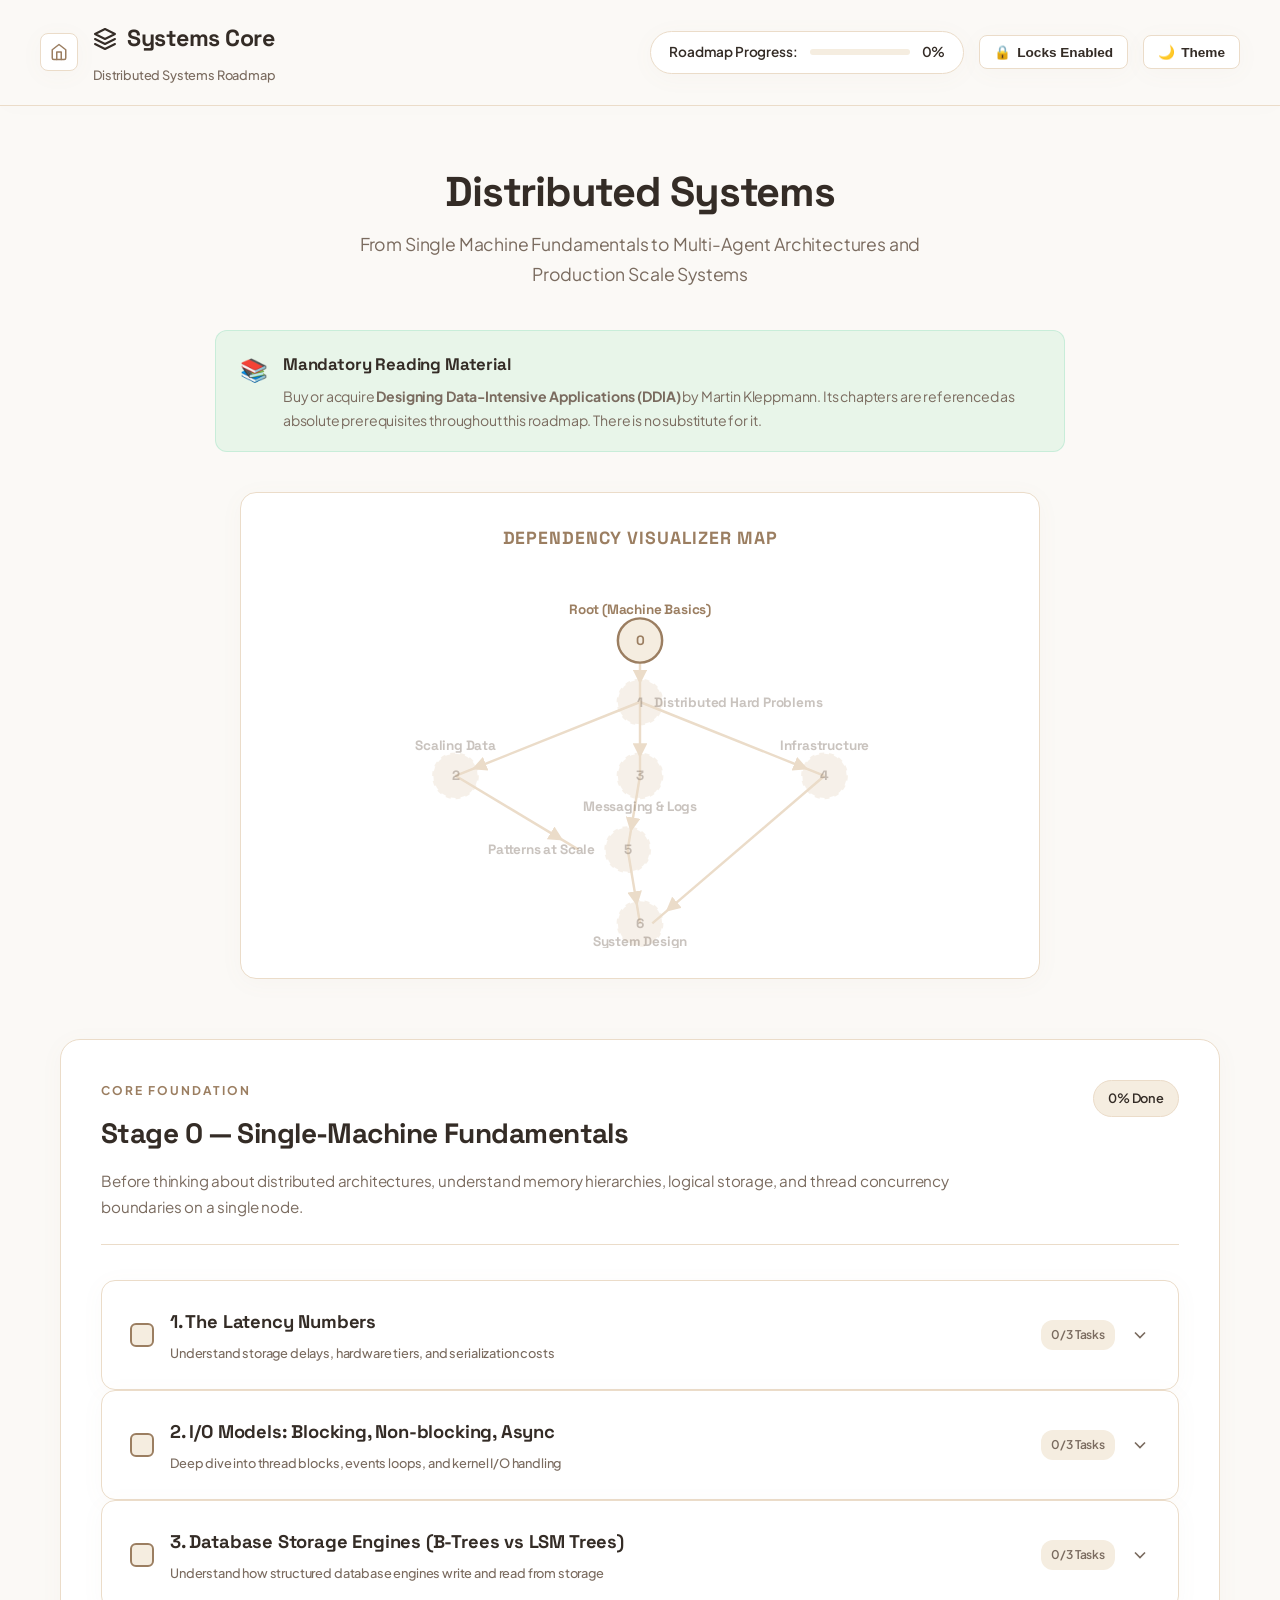
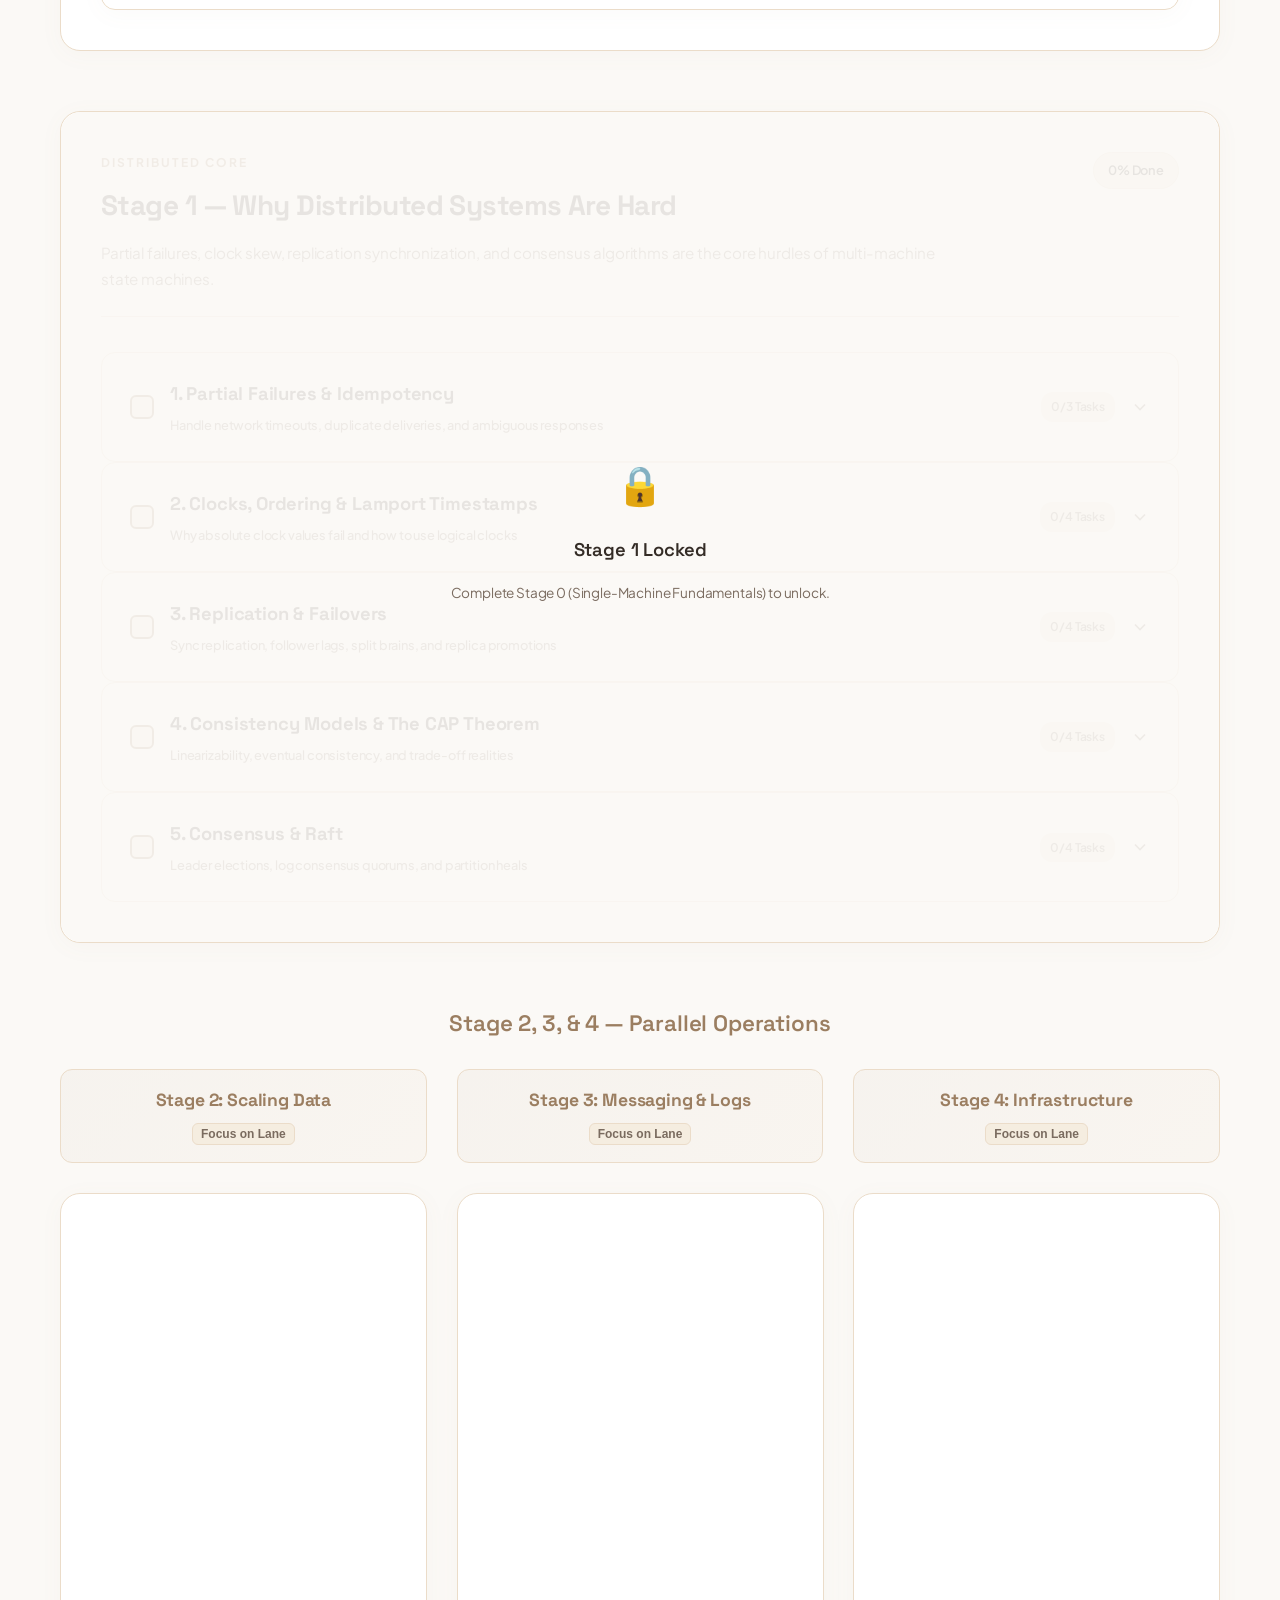
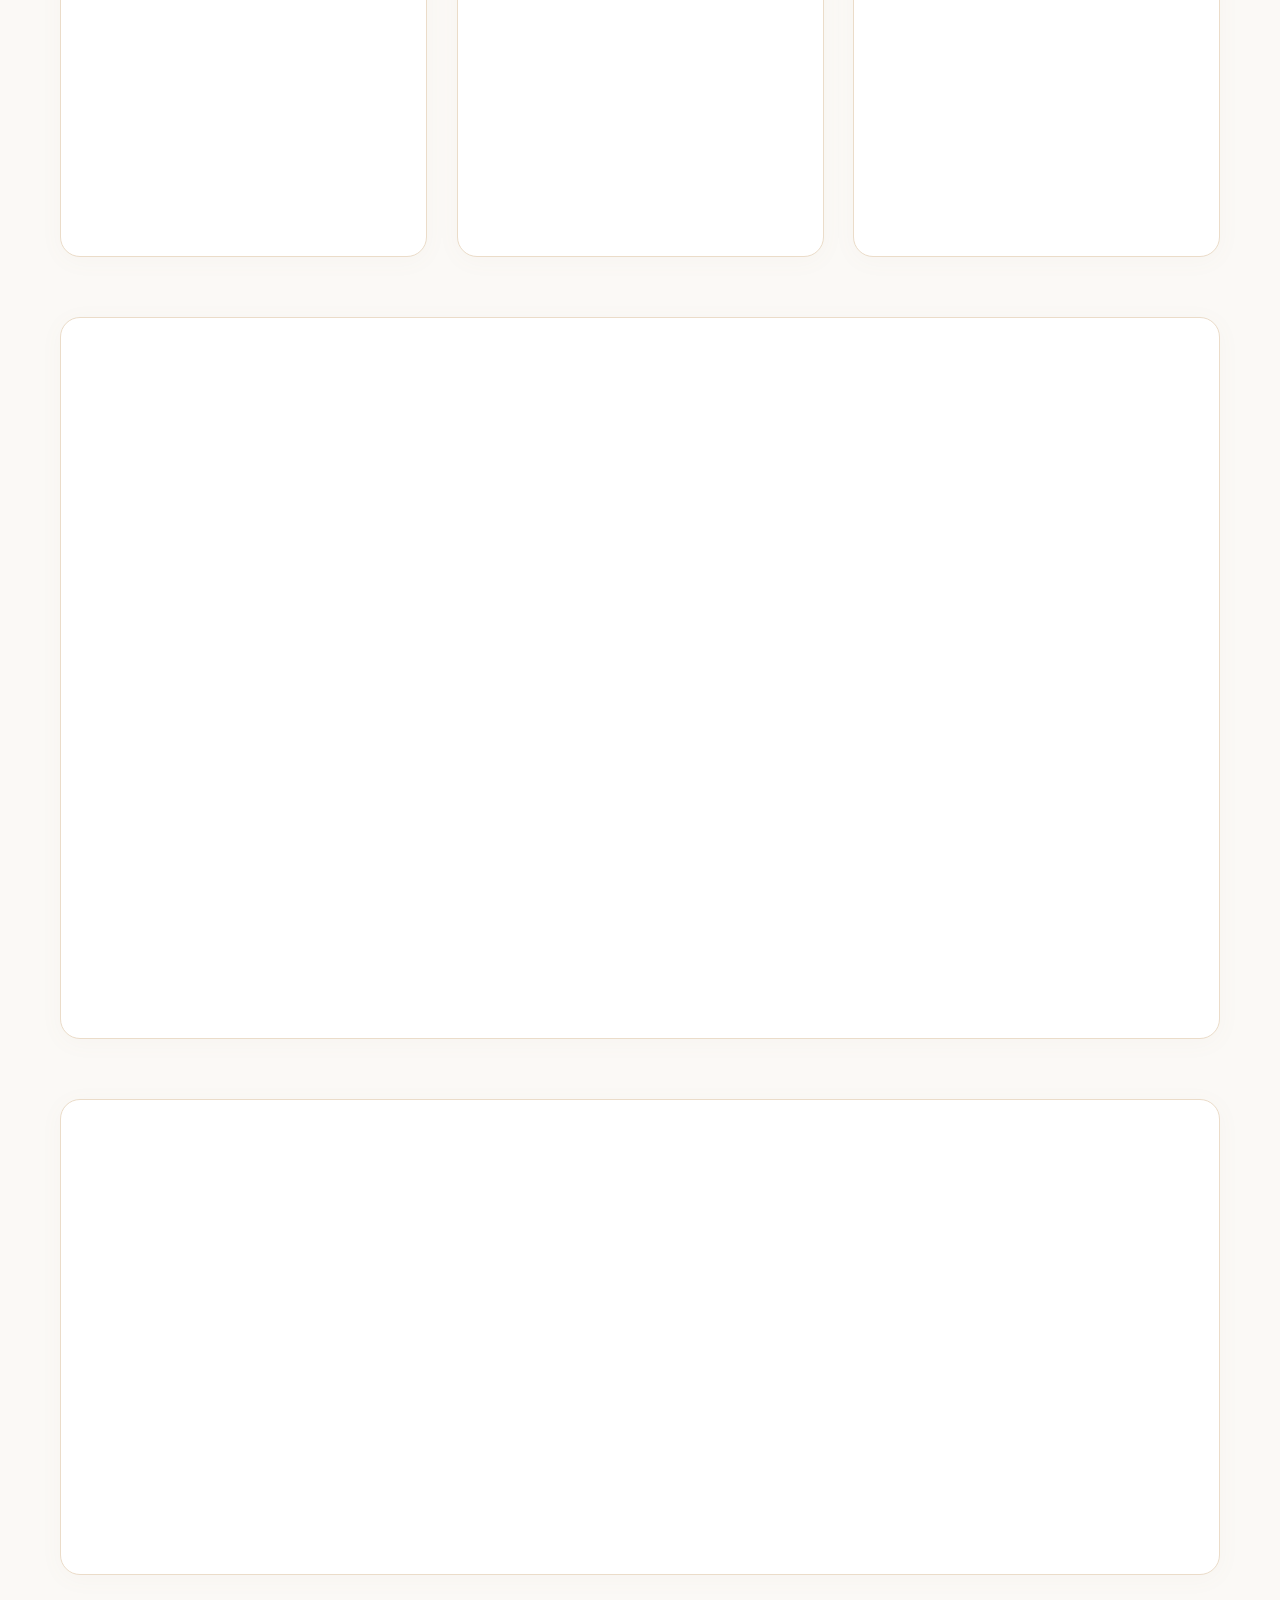
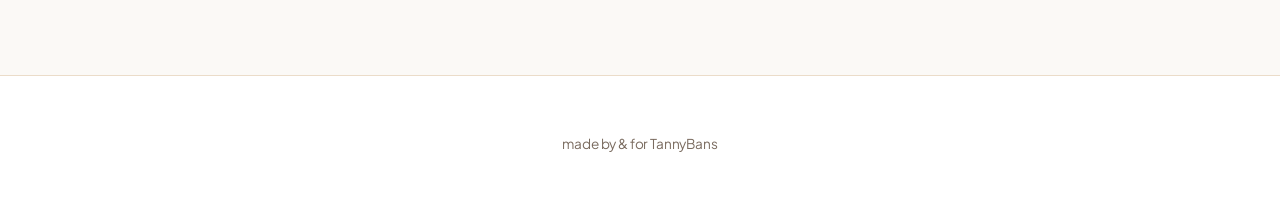
<file: systems.html>
<!DOCTYPE html>
<html lang="en">
<head>
    <meta charset="UTF-8">
    <meta name="viewport" content="width=device-width, initial-scale=1.0">
    <title>Distributed Systems Roadmap</title>
    <!-- Google Fonts: Plus Jakarta Sans for UI/Content, Space Grotesk for Headings -->
    <link rel="preconnect" href="https://fonts.googleapis.com">
    <link rel="preconnect" href="https://fonts.gstatic.com" crossorigin>
    <link href="https://fonts.googleapis.com/css2?family=Plus+Jakarta+Sans:wght@400;500;600;700&family=Space+Grotesk:wght@500;600;700&family=JetBrains+Mono:wght@400;500&display=swap" rel="stylesheet">
    <!-- Link Shared Styles -->
    <link rel="stylesheet" href="shared.css">
    
</head>
<body>

    <!-- Sticky Header -->
    <div class="sticky-header">
        <div class="header-content">
            <div class="logo-container-wrapper">
                <a href="index.html" class="back-home-link" title="Back to Portal">
                    <svg width="18" height="18" viewBox="0 0 24 24" fill="none" stroke="currentColor" stroke-width="2" stroke-linecap="round" stroke-linejoin="round">
                        <path d="m3 9 9-7 9 7v11a2 2 0 0 1-2 2H5a2 2 0 0 1-2-2z"/>
                        <polyline points="9 22 9 12 15 12 15 22"/>
                    </svg>
                </a>
                <div class="logo-section">
                    <h1>
                        <svg width="24" height="24" viewBox="0 0 24 24" fill="none" stroke="currentColor" stroke-width="2" stroke-linecap="round" stroke-linejoin="round">
                            <polygon points="12 2 2 7 12 12 22 7 12 2"></polygon>
                            <polyline points="2 17 12 22 22 17"></polyline>
                            <polyline points="2 12 12 17 22 12"></polyline>
                        </svg>
                        Systems Core
                    </h1>
                    <p>Distributed Systems Roadmap</p>
                </div>
            </div>
            
            <div class="controls-section">
                <div class="progress-box">
                    <span>Roadmap Progress:</span>
                    <div class="progress-bar-container">
                        <div class="progress-bar-fill" id="overall-progress-bar"></div>
                    </div>
                    <span id="overall-progress-text">0%</span>
                </div>

                <button class="btn-toggle" id="btn-lock-toggle" onclick="toggleDependencyLocking()">
                    <span id="lock-toggle-icon">🔒</span>
                    <span id="lock-toggle-label">Locks Enabled</span>
                </button>

                <button class="btn-toggle" onclick="toggleTheme()">
                    <span id="theme-toggle-icon">🌙</span>
                    <span>Theme</span>
                </button>
            </div>
        </div>
    </div>

    <!-- Hero Section -->
    <div class="hero">
        <h2>Distributed Systems</h2>
        <p class="lead">From Single Machine Fundamentals to Multi-Agent Architectures and Production Scale Systems</p>
    </div>

    <!-- Setup Info / Book Recommendation -->
    <div class="setup-guide">
        <span class="setup-guide-icon">📚</span>
        <div class="setup-guide-content">
            <h4>Mandatory Reading Material</h4>
            <p>Buy or acquire <strong>Designing Data-Intensive Applications (DDIA)</strong> by Martin Kleppmann. Its chapters are referenced as absolute prerequisites throughout this roadmap. There is no substitute for it.</p>
        </div>
    </div>

    <!-- Interactive Map Visualization -->
    <div class="map-section">
        <h3>Dependency Visualizer Map</h3>
        <div class="interactive-graph">
            <!-- Inline SVG representing the dependency tree -->
            <svg viewBox="0 0 600 300" width="100%" height="280">
                <defs>
                    <marker id="arrow" viewBox="0 0 10 10" refX="22" refY="5" markerWidth="6" markerHeight="6" orient="auto-start-reverse">
                        <path d="M 0 0 L 10 5 L 0 10 z" fill="var(--border-card)" />
                    </marker>
                    <marker id="arrow-active" viewBox="0 0 10 10" refX="22" refY="5" markerWidth="6" markerHeight="6" orient="auto-start-reverse">
                        <path d="M 0 0 L 10 5 L 0 10 z" fill="var(--accent-primary)" />
                    </marker>
                    <marker id="arrow-completed" viewBox="0 0 10 10" refX="22" refY="5" markerWidth="6" markerHeight="6" orient="auto-start-reverse">
                        <path d="M 0 0 L 10 5 L 0 10 z" fill="var(--success)" />
                    </marker>
                </defs>

                <!-- Connection Lines (Edges) -->
                <path d="M 300,50 L 300,100" class="graph-edge" id="edge-0-1" marker-end="url(#arrow)" />
                <path d="M 300,100 L 150,160" class="graph-edge" id="edge-1-2" marker-end="url(#arrow)" />
                <path d="M 300,100 L 300,160" class="graph-edge" id="edge-1-3" marker-end="url(#arrow)" />
                <path d="M 300,100 L 450,160" class="graph-edge" id="edge-1-4" marker-end="url(#arrow)" />
                <path d="M 150,160 L 250,220" class="graph-edge" id="edge-2-5" marker-end="url(#arrow)" />
                <path d="M 300,160 L 290,220" class="graph-edge" id="edge-3-5" marker-end="url(#arrow)" />
                <path d="M 290,220 L 300,280" class="graph-edge" id="edge-5-6" marker-end="url(#arrow)" />
                <path d="M 450,160 L 310,280" class="graph-edge" id="edge-4-6" marker-end="url(#arrow)" />

                <!-- Nodes -->
                <g class="graph-node active" id="map-node-0" onclick="scrollToStage('stage-0')">
                    <circle cx="300" cy="50" r="18" />
                    <text x="300" y="50">0</text>
                    <text x="300" y="25" class="graph-node-label">Root (Machine Basics)</text>
                </g>

                <g class="graph-node locked" id="map-node-1" onclick="scrollToStage('stage-1')">
                    <circle cx="300" cy="100" r="18" />
                    <text x="300" y="100">1</text>
                    <text x="380" y="100" class="graph-node-label">Distributed Hard Problems</text>
                </g>

                <g class="graph-node locked" id="map-node-2" onclick="scrollToStage('stage-2')">
                    <circle cx="150" cy="160" r="18" />
                    <text x="150" y="160">2</text>
                    <text x="150" y="135" class="graph-node-label">Scaling Data</text>
                </g>

                <g class="graph-node locked" id="map-node-3" onclick="scrollToStage('stage-3')">
                    <circle cx="300" cy="160" r="18" />
                    <text x="300" y="160">3</text>
                    <text x="300" y="185" class="graph-node-label">Messaging & Logs</text>
                </g>

                <g class="graph-node locked" id="map-node-4" onclick="scrollToStage('stage-4')">
                    <circle cx="450" cy="160" r="18" />
                    <text x="450" y="160">4</text>
                    <text x="450" y="135" class="graph-node-label">Infrastructure</text>
                </g>

                <g class="graph-node locked" id="map-node-5" onclick="scrollToStage('stage-5')">
                    <circle cx="290" cy="220" r="18" />
                    <text x="290" y="220">5</text>
                    <text x="220" y="220" class="graph-node-label">Patterns at Scale</text>
                </g>

                <g class="graph-node locked" id="map-node-6" onclick="scrollToStage('stage-6')">
                    <circle cx="300" cy="280" r="18" />
                    <text x="300" y="280">6</text>
                    <text x="300" y="295" class="graph-node-label">System Design</text>
                </g>
            </svg>
        </div>
    </div>

    <!-- Roadmap Content Container -->
    <div class="roadmap-container">

        <!-- STAGE 0 -->
        <div class="stage-wrapper" id="stage-0" data-stage="0">
            <div class="stage-header">
                <div>
                    <div class="stage-badge">Core Foundation</div>
                    <h3 class="stage-title">Stage 0 — Single-Machine Fundamentals</h3>
                    <div class="stage-desc">Before thinking about distributed architectures, understand memory hierarchies, logical storage, and thread concurrency boundaries on a single node.</div>
                </div>
                <div class="stage-progress-badge" id="progress-stage-0">0% Done</div>
            </div>

            <!-- Topic 1 -->
            <div class="topic-card" id="card-s0-t1">
                <div class="card-header-bar" onclick="toggleCard('card-s0-t1')">
                    <div class="card-header-left">
                        <label class="card-checkbox-wrapper" onclick="event.stopPropagation()">
                            <input type="checkbox" id="check-node-s0-t1" onchange="toggleEntireNode('card-s0-t1', this)">
                            <span class="custom-checkbox"></span>
                        </label>
                        <div class="topic-titles">
                            <h4>1. The Latency Numbers</h4>
                            <p>Understand storage delays, hardware tiers, and serialization costs</p>
                        </div>
                    </div>
                    <div class="card-header-right">
                        <span class="card-progress-indicator" id="progress-text-s0-t1">0/3 Tasks</span>
                        <svg class="chevron-icon" viewBox="0 0 24 24"><path d="M6 9l6 6 6-6"/></svg>
                    </div>
                </div>
                <div class="card-content-panel">
                    <div class="card-inner-body">
                        <p>These numbers are not academic details; they are the architectural driver behind every single decision in this roadmap. Memorize the tiers and scales.</p>
                        
                        <div class="latency-table-wrapper">
                            <table class="latency-table">
                                <thead>
                                    <tr>
                                        <th>Operation / Tier</th>
                                        <th>Latency duration</th>
                                        <th>Physical Analogy (Normalized to 1s L1 Cache)</th>
                                    </tr>
                                </thead>
                                <tbody>
                                    <tr>
                                        <td>L1 cache reference</td>
                                        <td><code>~0.5 ns</code></td>
                                        <td>1 second (picking up a book on your desk)</td>
                                    </tr>
                                    <tr>
                                        <td>L2 cache reference</td>
                                        <td><code>~7 ns</code></td>
                                        <td>14 seconds</td>
                                    </tr>
                                    <tr>
                                        <td>Main memory access (RAM)</td>
                                        <td><code>~100 ns</code></td>
                                        <td>3.3 minutes (walking to a bookshelf in your room)</td>
                                    </tr>
                                    <tr>
                                        <td>Solid-state drive read (SSD)</td>
                                        <td><code>~100 µs</code></td>
                                        <td>2.3 days (mailing a request to another building)</td>
                                    </tr>
                                    <tr>
                                        <td>Network roundtrip (Same Datacenter)</td>
                                        <td><code>~500 µs</code></td>
                                        <td>11.5 days (sending a parcel via domestic courier)</td>
                                    </tr>
                                    <tr>
                                        <td>Network roundtrip (Cross-continent)</td>
                                        <td><code>~150 ms</code></td>
                                        <td>9.5 years (loading a cargo ship from China)</td>
                                    </tr>
                                </tbody>
                            </table>
                        </div>

                        <div class="prompt-container">
                            <div class="prompt-header">
                                <div class="prompt-title-wrapper">🤖 Claude Prompt</div>
                                <button class="btn-copy" onclick="copyPrompt(this, 'prompt-s0-t1')">📋 Copy Prompt</button>
                            </div>
                            <pre class="prompt-body" id="prompt-s0-t1">I'm a fullstack developer learning systems performance. Explain the memory and storage hierarchy: L1/L2/L3 cache, RAM, SSD, and network — what each is, how fast it is, and why the difference matters. Give me 5 real engineering decisions (caching, batching, serialization, etc.) that exist specifically because of these latency gaps. Use concrete numbers.</pre>
                        </div>

                        <ul class="task-list">
                            <li>
                                <label class="task-item-label">
                                    <input type="checkbox" id="task-s0-t1-1" onchange="onTaskChange('card-s0-t1')">
                                    <span class="task-item-text">
                                        <span class="task-type-badge badge-ask">💬 Ask</span> Run the deep-dive prompt and study the 5 real engineering decisions.
                                    </span>
                                </label>
                            </li>
                            <li>
                                <label class="task-item-label">
                                    <input type="checkbox" id="task-s0-t1-2" onchange="onTaskChange('card-s0-t1')">
                                    <span class="task-item-text">
                                        <span class="task-type-badge badge-read">📄 Read</span> Bookmark and review Jeff Dean's latency gist: <a href="https://gist.github.com/jboner/2841832" target="_blank">Latency Numbers Every Programmer Should Know</a>.
                                    </span>
                                </label>
                            </li>
                            <li>
                                <label class="task-item-label">
                                    <input type="checkbox" id="task-s0-t1-3" onchange="onTaskChange('card-s0-t1')">
                                    <span class="task-item-text">
                                        <span class="task-type-badge badge-build">🛠️ Build</span> Take any app you've built. List every DB/API call, label its tier (RAM, SSD, network), and identify bottleneck risks in hot paths.
                                    </span>
                                </label>
                            </li>
                        </ul>
                    </div>
                </div>
            </div>

            <!-- Topic 2 -->
            <div class="topic-card" id="card-s0-t2">
                <div class="card-header-bar" onclick="toggleCard('card-s0-t2')">
                    <div class="card-header-left">
                        <label class="card-checkbox-wrapper" onclick="event.stopPropagation()">
                            <input type="checkbox" id="check-node-s0-t2" onchange="toggleEntireNode('card-s0-t2', this)">
                            <span class="custom-checkbox"></span>
                        </label>
                        <div class="topic-titles">
                            <h4>2. I/O Models: Blocking, Non-blocking, Async</h4>
                            <p>Deep dive into thread blocks, events loops, and kernel I/O handling</p>
                        </div>
                    </div>
                    <div class="card-header-right">
                        <span class="card-progress-indicator" id="progress-text-s0-t2">0/3 Tasks</span>
                        <svg class="chevron-icon" viewBox="0 0 24 24"><path d="M6 9l6 6 6-6"/></svg>
                    </div>
                </div>
                <div class="card-content-panel">
                    <div class="card-inner-body">
                        <p>Under heavy concurrency, having threads block on I/O causes huge context switching overhead. This topic explores async execution mechanics.</p>

                        <div class="prompt-container">
                            <div class="prompt-header">
                                <div class="prompt-title-wrapper">🤖 Claude Prompt</div>
                                <button class="btn-copy" onclick="copyPrompt(this, 'prompt-s0-t2')">📋 Copy Prompt</button>
                            </div>
                            <pre class="prompt-body" id="prompt-s0-t2">I know async/await from JavaScript and Python but don't understand what's happening underneath. Explain blocking I/O, non-blocking I/O, and async event-driven I/O from first principles. Show how each handles 100 concurrent connections differently using a simple example. Explain why Nginx chose an event loop over a thread-per-connection model, and what 'context switching overhead' actually means.</pre>
                        </div>

                        <ul class="task-list">
                            <li>
                                <label class="task-item-label">
                                    <input type="checkbox" id="task-s0-t2-1" onchange="onTaskChange('card-s0-t2')">
                                    <span class="task-item-text">
                                        <span class="task-type-badge badge-ask">💬 Ask</span> Ask the detailed I/O query and review Nginx's architectural choices.
                                    </span>
                                </label>
                            </li>
                            <li>
                                <label class="task-item-label">
                                    <input type="checkbox" id="task-s0-t2-2" onchange="onTaskChange('card-s0-t2')">
                                    <span class="task-item-text">
                                        <span class="task-type-badge badge-read">📄 Read</span> Read Nginx's engineering article: <a href="https://www.nginx.com/blog/inside-nginx-how-we-designed-for-performance-scale/" target="_blank">Inside NGINX: How We Designed for Performance & Scale</a>.
                                    </span>
                                </label>
                            </li>
                            <li>
                                <label class="task-item-label">
                                    <input type="checkbox" id="task-s0-t2-3" onchange="onTaskChange('card-s0-t2')">
                                    <span class="task-item-text">
                                        <span class="task-type-badge badge-build">🛠️ Build</span> Write a TCP echo server in Python twice: once using blocking raw threads, once using <code>asyncio</code>. Run connections load test using <code>hey</code>/<code>hurl</code>.
                                    </span>
                                </label>
                            </li>
                        </ul>
                    </div>
                </div>
            </div>

            <!-- Topic 3 -->
            <div class="topic-card" id="card-s0-t3">
                <div class="card-header-bar" onclick="toggleCard('card-s0-t3')">
                    <div class="card-header-left">
                        <label class="card-checkbox-wrapper" onclick="event.stopPropagation()">
                            <input type="checkbox" id="check-node-s0-t3" onchange="toggleEntireNode('card-s0-t3', this)">
                            <span class="custom-checkbox"></span>
                        </label>
                        <div class="topic-titles">
                            <h4>3. Database Storage Engines (B-Trees vs LSM Trees)</h4>
                            <p>Understand how structured database engines write and read from storage</p>
                        </div>
                    </div>
                    <div class="card-header-right">
                        <span class="card-progress-indicator" id="progress-text-s0-t3">0/3 Tasks</span>
                        <svg class="chevron-icon" viewBox="0 0 24 24"><path d="M6 9l6 6 6-6"/></svg>
                    </div>
                </div>
                <div class="card-content-panel">
                    <div class="card-inner-body">
                        <p>Databases optimize disk layout depending on whether they favor low-latency reads (B-Trees) or write-heavy ingestion (LSM-Trees).</p>

                        <div class="prompt-container">
                            <div class="prompt-header">
                                <div class="prompt-title-wrapper">🤖 Claude Prompt</div>
                                <button class="btn-copy" onclick="copyPrompt(this, 'prompt-s0-t3')">📋 Copy Prompt</button>
                            </div>
                            <pre class="prompt-body" id="prompt-s0-t3">Explain how Postgres stores data on disk using B-trees and how databases like Cassandra and RocksDB store data using LSM trees. Cover: how a write works in each model, how a read works, what 'compaction' is and why LSM trees need it, and what the read amplification vs write amplification tradeoff means in practice. Assume I know basic data structures.</pre>
                        </div>

                        <ul class="task-list">
                            <li>
                                <label class="task-item-label">
                                    <input type="checkbox" id="task-s0-t3-1" onchange="onTaskChange('card-s0-t3')">
                                    <span class="task-item-text">
                                        <span class="task-type-badge badge-ask">💬 Ask</span> Analyze B-Trees vs LSM Trees storage mechanics, write path and read paths.
                                    </span>
                                </label>
                            </li>
                            <li>
                                <label class="task-item-label">
                                    <input type="checkbox" id="task-s0-t3-2" onchange="onTaskChange('card-s0-t3')">
                                    <span class="task-item-text">
                                        <span class="task-type-badge badge-read">📄 Read</span> Read <strong>Designing Data-Intensive Applications (DDIA)</strong> Chapter 3 up to "Transaction Processing or Analytics".
                                    </span>
                                </label>
                            </li>
                            <li>
                                <label class="task-item-label">
                                    <input type="checkbox" id="task-s0-t3-3" onchange="onTaskChange('card-s0-t3')">
                                    <span class="task-item-text">
                                        <span class="task-type-badge badge-build">🛠️ Build</span> Write a one-paragraph essay: "If I have 100k write operations per second and few queries, which engine would I choose and why?" Revisit this in Stage 2.
                                    </span>
                                </label>
                            </li>
                        </ul>
                    </div>
                </div>
            </div>
        </div>

        <!-- STAGE 1 -->
        <div class="stage-wrapper locked" id="stage-1" data-stage="1">
            <div class="stage-lock-overlay">
                <span class="lock-icon-large">🔒</span>
                <div class="lock-text">Stage 1 Locked</div>
                <div class="lock-subtext">Complete Stage 0 (Single-Machine Fundamentals) to unlock.</div>
            </div>

            <div class="stage-header">
                <div>
                    <div class="stage-badge">Distributed Core</div>
                    <h3 class="stage-title">Stage 1 — Why Distributed Systems Are Hard</h3>
                    <div class="stage-desc">Partial failures, clock skew, replication synchronization, and consensus algorithms are the core hurdles of multi-machine state machines.</div>
                </div>
                <div class="stage-progress-badge" id="progress-stage-1">0% Done</div>
            </div>

            <!-- Topic 1 -->
            <div class="topic-card" id="card-s1-t1">
                <div class="card-header-bar" onclick="toggleCard('card-s1-t1')">
                    <div class="card-header-left">
                        <label class="card-checkbox-wrapper" onclick="event.stopPropagation()">
                            <input type="checkbox" id="check-node-s1-t1" onchange="toggleEntireNode('card-s1-t1', this)">
                            <span class="custom-checkbox"></span>
                        </label>
                        <div class="topic-titles">
                            <h4>1. Partial Failures & Idempotency</h4>
                            <p>Handle network timeouts, duplicate deliveries, and ambiguous responses</p>
                        </div>
                    </div>
                    <div class="card-header-right">
                        <span class="card-progress-indicator" id="progress-text-s1-t1">0/3 Tasks</span>
                        <svg class="chevron-icon" viewBox="0 0 24 24"><path d="M6 9l6 6 6-6"/></svg>
                    </div>
                </div>
                <div class="card-content-panel">
                    <div class="card-inner-body">
                        <p>In a distributed system, a network call returns one of three states: success, fail, or <em>unknown</em>. You must assume failures will happen continuously.</p>

                        <div class="prompt-container">
                            <div class="prompt-header">
                                <div class="prompt-title-wrapper">🤖 Claude Prompt</div>
                                <button class="btn-copy" onclick="copyPrompt(this, 'prompt-s1-t1')">📋 Copy Prompt</button>
                            </div>
                            <pre class="prompt-body" id="prompt-s1-t1">Walk me through why partial failures are the core problem in distributed systems. Give me 5 concrete scenarios where a network call between two services produces an ambiguous result — not a clean success or failure. For each scenario: what does the caller know, what can't it know, and what should it do? Also explain what idempotency is and why it's the standard solution to handling retries safely. Use an order submission service as the example.</pre>
                        </div>

                        <ul class="task-list">
                            <li>
                                <label class="task-item-label">
                                    <input type="checkbox" id="task-s1-t1-1" onchange="onTaskChange('card-s1-t1')">
                                    <span class="task-item-text">
                                        <span class="task-type-badge badge-ask">💬 Ask</span> Ingest the partial failure guide with detailed order system scenarios.
                                    </span>
                                </label>
                            </li>
                            <li>
                                <label class="task-item-label">
                                    <input type="checkbox" id="task-s1-t1-2" onchange="onTaskChange('card-s1-t1')">
                                    <span class="task-item-text">
                                        <span class="task-type-badge badge-read">📄 Read</span> Read <strong>Designing Data-Intensive Applications (DDIA)</strong> Chapter 8 "The Trouble with Distributed Systems".
                                    </span>
                                </label>
                            </li>
                            <li>
                                <label class="task-item-label">
                                    <input type="checkbox" id="task-s1-t1-3" onchange="onTaskChange('card-s1-t1')">
                                    <span class="task-item-text">
                                        <span class="task-type-badge badge-build">🛠️ Build</span> Write an HTTP client function that handles 5 failure cases: clean fail, connection drop, server crash mid-processing, response timeout, and idempotency key retries.
                                    </span>
                                </label>
                            </li>
                        </ul>
                    </div>
                </div>
            </div>

            <!-- Topic 2 -->
            <div class="topic-card" id="card-s1-t2">
                <div class="card-header-bar" onclick="toggleCard('card-s1-t2')">
                    <div class="card-header-left">
                        <label class="card-checkbox-wrapper" onclick="event.stopPropagation()">
                            <input type="checkbox" id="check-node-s1-t2" onchange="toggleEntireNode('card-s1-t2', this)">
                            <span class="custom-checkbox"></span>
                        </label>
                        <div class="topic-titles">
                            <h4>2. Clocks, Ordering & Lamport Timestamps</h4>
                            <p>Why absolute clock values fail and how to use logical clocks</p>
                        </div>
                    </div>
                    <div class="card-header-right">
                        <span class="card-progress-indicator" id="progress-text-s1-t2">0/4 Tasks</span>
                        <svg class="chevron-icon" viewBox="0 0 24 24"><path d="M6 9l6 6 6-6"/></svg>
                    </div>
                </div>
                <div class="card-content-panel">
                    <div class="card-inner-body">
                        <p>No two physical clocks in a cluster are perfectly in sync. Relying on physical timestamps for operations like "Last Write Wins" causes silent data loss.</p>

                        <div class="prompt-container">
                            <div class="prompt-header">
                                <div class="prompt-title-wrapper">🤖 Claude Prompt</div>
                                <button class="btn-copy" onclick="copyPrompt(this, 'prompt-s1-t2')">📋 Copy Prompt</button>
                            </div>
                            <pre class="prompt-body" id="prompt-s1-t2">Explain why distributed systems can't use wall clocks to determine the order of events. Cover: what clock drift is and why NTP doesn't fully fix it, what happens when two services use timestamps to determine which write wins (give a scenario where it goes wrong), and how Lamport clocks provide a logical ordering of events without relying on physical time. Keep it intuitive — I don't need formal proofs, I need to understand when I should and shouldn't trust a timestamp.</pre>
                        </div>

                        <ul class="task-list">
                            <li>
                                <label class="task-item-label">
                                    <input type="checkbox" id="task-s1-t2-1" onchange="onTaskChange('card-s1-t2')">
                                    <span class="task-item-text">
                                        <span class="task-type-badge badge-ask">💬 Ask</span> Learn clock drift realities and how Lamport Clocks work.
                                    </span>
                                </label>
                            </li>
                            <li>
                                <label class="task-item-label">
                                    <input type="checkbox" id="task-s1-t2-2" onchange="onTaskChange('card-s1-t2')">
                                    <span class="task-item-text">
                                        <span class="task-type-badge badge-read">📄 Read</span> Read DDIA Chapter 8 clock section.
                                    </span>
                                </label>
                            </li>
                            <li>
                                <label class="task-item-label">
                                    <input type="checkbox" id="task-s1-t2-3" onchange="onTaskChange('card-s1-t2')">
                                    <span class="task-item-text">
                                        <span class="task-type-badge badge-read">📄 Read</span> Study Martin Fowler's pattern catalog: <a href="https://martinfowler.com/articles/patterns-of-distributed-systems/lamport-clock.html" target="_blank">Lamport Clocks Pattern</a>.
                                    </span>
                                </label>
                            </li>
                            <li>
                                <label class="task-item-label">
                                    <input type="checkbox" id="task-s1-t2-4" onchange="onTaskChange('card-s1-t2')">
                                    <span class="task-item-text">
                                        <span class="task-type-badge badge-build">🛠️ Build</span> Look for physical clock skew bugs in systems you know, or write a sequence description of how two Bloomberg trading desks submitting orders within 1ms could conflict.
                                    </span>
                                </label>
                            </li>
                        </ul>
                    </div>
                </div>
            </div>

            <!-- Topic 3 -->
            <div class="topic-card" id="card-s1-t3">
                <div class="card-header-bar" onclick="toggleCard('card-s1-t3')">
                    <div class="card-header-left">
                        <label class="card-checkbox-wrapper" onclick="event.stopPropagation()">
                            <input type="checkbox" id="check-node-s1-t3" onchange="toggleEntireNode('card-s1-t3', this)">
                            <span class="custom-checkbox"></span>
                        </label>
                        <div class="topic-titles">
                            <h4>3. Replication & Failovers</h4>
                            <p>Sync replication, follower lags, split brains, and replica promotions</p>
                        </div>
                    </div>
                    <div class="card-header-right">
                        <span class="card-progress-indicator" id="progress-text-s1-t3">0/4 Tasks</span>
                        <svg class="chevron-icon" viewBox="0 0 24 24"><path d="M6 9l6 6 6-6"/></svg>
                    </div>
                </div>
                <div class="card-content-panel">
                    <div class="card-inner-body">
                        <p>Keeping redundant replicas in sync requires managing lag trade-offs and handling split-brain leader states when primary nodes go offline.</p>

                        <div class="prompt-container">
                            <div class="prompt-header">
                                <div class="prompt-title-wrapper">🤖 Claude Prompt</div>
                                <button class="btn-copy" onclick="copyPrompt(this, 'prompt-s1-t3')">📋 Copy Prompt</button>
                            </div>
                            <pre class="prompt-body" id="prompt-s1-t3">Explain how database replication works, starting with single-leader replication. Cover: how a follower stays in sync with the leader, what replication lag is and what it means for someone reading from a follower, what split-brain is and why it's dangerous, how leader election works when the leader crashes (at a high level), and what 'synchronous vs asynchronous replication' means for the durability vs performance tradeoff. Use Postgres streaming replication as the concrete reference.</pre>
                        </div>

                        <ul class="task-list">
                            <li>
                                <label class="task-item-label">
                                    <input type="checkbox" id="task-s1-t3-1" onchange="onTaskChange('card-s1-t3')">
                                    <span class="task-item-text">
                                        <span class="task-type-badge badge-ask">💬 Ask</span> Learn replication designs, follower synchronization, and election modes.
                                    </span>
                                </label>
                            </li>
                            <li>
                                <label class="task-item-label">
                                    <input type="checkbox" id="task-s1-t3-2" onchange="onTaskChange('card-s1-t3')">
                                    <span class="task-item-text">
                                        <span class="task-type-badge badge-read">📄 Read</span> Read all of <strong>Designing Data-Intensive Applications (DDIA)</strong> Chapter 5.
                                    </span>
                                </label>
                            </li>
                            <li>
                                <label class="task-item-label">
                                    <input type="checkbox" id="task-s1-t3-3" onchange="onTaskChange('card-s1-t3')">
                                    <span class="task-item-text">
                                        <span class="task-type-badge badge-read">📄 Read</span> Review PG warm standby settings in: <a href="https://www.postgresql.org/docs/current/warm-standby.html" target="_blank">Postgres Replication Docs</a>.
                                    </span>
                                </label>
                            </li>
                            <li>
                                <label class="task-item-label">
                                    <input type="checkbox" id="task-s1-t3-4" onchange="onTaskChange('card-s1-t3')">
                                    <span class="task-item-text">
                                        <span class="task-type-badge badge-build">🛠️ Build</span> Run a PG primary and a streaming replica in Docker Compose. Induce transactions, measure lag, kill primary, and trigger replica promotion manually.
                                    </span>
                                </label>
                            </li>
                        </ul>
                    </div>
                </div>
            </div>

            <!-- Topic 4 -->
            <div class="topic-card" id="card-s1-t4">
                <div class="card-header-bar" onclick="toggleCard('card-s1-t4')">
                    <div class="card-header-left">
                        <label class="card-checkbox-wrapper" onclick="event.stopPropagation()">
                            <input type="checkbox" id="check-node-s1-t4" onchange="toggleEntireNode('card-s1-t4', this)">
                            <span class="custom-checkbox"></span>
                        </label>
                        <div class="topic-titles">
                            <h4>4. Consistency Models & The CAP Theorem</h4>
                            <p>Linearizability, eventual consistency, and trade-off realities</p>
                        </div>
                    </div>
                    <div class="card-header-right">
                        <span class="card-progress-indicator" id="progress-text-s1-t4">0/4 Tasks</span>
                        <svg class="chevron-icon" viewBox="0 0 24 24"><path d="M6 9l6 6 6-6"/></svg>
                    </div>
                </div>
                <div class="card-content-panel">
                    <div class="card-inner-body">
                        <p>Consistency is a spectrum. Learn to distinguish true linearizability from eventual consistency, and how CAP relates to network partitions.</p>

                        <div class="prompt-container">
                            <div class="prompt-header">
                                <div class="prompt-title-wrapper">🤖 Claude Prompt</div>
                                <button class="btn-copy" onclick="copyPrompt(this, 'prompt-s1-t4')">📋 Copy Prompt</button>
                            </div>
                            <pre class="prompt-body" id="prompt-s1-t4">I keep hearing 'strong consistency', 'eventual consistency', 'linearizability', and 'CAP theorem' but they blur together. Explain each with a concrete example of a situation where it's acceptable and one where it's not. Specifically: why is eventual consistency fine for a social media feed but not for a bank balance? What does linearizability actually guarantee that eventual consistency doesn't? And what does CAP theorem actually say — including what it doesn't say and why it's often misapplied in practice?</pre>
                        </div>

                        <ul class="task-list">
                            <li>
                                <label class="task-item-label">
                                    <input type="checkbox" id="task-s1-t4-1" onchange="onTaskChange('card-s1-t4')">
                                    <span class="task-item-text">
                                        <span class="task-type-badge badge-ask">💬 Ask</span> Learn consistency guarantees, linearizability details, and CAP misapplications.
                                    </span>
                                </label>
                            </li>
                            <li>
                                <label class="task-item-label">
                                    <input type="checkbox" id="task-s1-t4-2" onchange="onTaskChange('card-s1-t4')">
                                    <span class="task-item-text">
                                        <span class="task-type-badge badge-read">📄 Read</span> Read DDIA Chapter 9 first half, up to "Ordering Guarantees".
                                    </span>
                                </label>
                            </li>
                            <li>
                                <label class="task-item-label">
                                    <input type="checkbox" id="task-s1-t4-3" onchange="onTaskChange('card-s1-t4')">
                                    <span class="task-item-text">
                                        <span class="task-type-badge badge-read">📄 Read</span> Study Kleppmann's post: <a href="https://martin.kleppmann.com/2015/05/11/please-stop-calling-databases-cp-or-ap.html" target="_blank">Please stop calling databases CP or AP</a>.
                                    </span>
                                </label>
                            </li>
                            <li>
                                <label class="task-item-label">
                                    <input type="checkbox" id="task-s1-t4-4" onchange="onTaskChange('card-s1-t4')">
                                    <span class="task-item-text">
                                        <span class="task-type-badge badge-build">📐 Design</span> Design exercise: determine acceptable consistency models for a stock ticker, trading engine, user preferences, rate limiters, and search indices with justifications.
                                    </span>
                                </label>
                            </li>
                        </ul>
                    </div>
                </div>
            </div>

            <!-- Topic 5 -->
            <div class="topic-card" id="card-s1-t5">
                <div class="card-header-bar" onclick="toggleCard('card-s1-t5')">
                    <div class="card-header-left">
                        <label class="card-checkbox-wrapper" onclick="event.stopPropagation()">
                            <input type="checkbox" id="check-node-s1-t5" onchange="toggleEntireNode('card-s1-t5', this)">
                            <span class="custom-checkbox"></span>
                        </label>
                        <div class="topic-titles">
                            <h4>5. Consensus & Raft</h4>
                            <p>Leader elections, log consensus quorums, and partition heals</p>
                        </div>
                    </div>
                    <div class="card-header-right">
                        <span class="card-progress-indicator" id="progress-text-s1-t5">0/4 Tasks</span>
                        <svg class="chevron-icon" viewBox="0 0 24 24"><path d="M6 9l6 6 6-6"/></svg>
                    </div>
                </div>
                <div class="card-content-panel">
                    <div class="card-inner-body">
                        <p>Consensus is the foundation of fault-tolerant state. Raft is the industry standard for coordinate elections and log replicas.</p>

                        <div class="prompt-container">
                            <div class="prompt-header">
                                <div class="prompt-title-wrapper">🤖 Claude Prompt</div>
                                <button class="btn-copy" onclick="copyPrompt(this, 'prompt-s1-t5')">📋 Copy Prompt</button>
                            </div>
                            <pre class="prompt-body" id="prompt-s1-t5">Explain the Raft consensus algorithm as if I'm a developer who has never worked on distributed systems. Walk me through: how leader election works (what triggers it, how a winner is decided), how log replication works (what happens between a client write and a committed response), what a quorum is and why a majority matters, and what happens during a network partition where nodes can't communicate. Then tell me which real systems use Raft and where I'd encounter it at a company using Kubernetes.</pre>
                        </div>

                        <ul class="task-list">
                            <li>
                                <label class="task-item-label">
                                    <input type="checkbox" id="task-s1-t5-1" onchange="onTaskChange('card-s1-t5')">
                                    <span class="task-item-text">
                                        <span class="task-type-badge badge-ask">💬 Ask</span> Learn Raft states, log commitments, quorums, and network splits.
                                    </span>
                                </label>
                            </li>
                            <li>
                                <label class="task-item-label">
                                    <input type="checkbox" id="task-s1-t5-2" onchange="onTaskChange('card-s1-t5')">
                                    <span class="task-item-text">
                                        <span class="task-type-badge badge-read">📄 Read</span> Read the first 5 sections of the <a href="https://raft.github.io/raft.pdf" target="_blank">Raft Consensus Paper</a>.
                                    </span>
                                </label>
                            </li>
                            <li>
                                <label class="task-item-label">
                                    <input type="checkbox" id="task-s1-t5-3" onchange="onTaskChange('card-s1-t5')">
                                    <span class="task-item-text">
                                        <span class="task-type-badge badge-interact">🎮 Interact</span> Interact with the animated simulation at <a href="https://raft.github.io/" target="_blank">raft.github.io</a>.
                                    </span>
                                </label>
                            </li>
                            <li>
                                <label class="task-item-label">
                                    <input type="checkbox" id="task-s1-t5-4" onchange="onTaskChange('card-s1-t5')">
                                    <span class="task-item-text">
                                        <span class="task-type-badge badge-build">🛠️ Build</span> Run the Raft simulation tasks: kill leader to watch election, partition node clusters to lose quorum, and write logs to compare reconciles.
                                    </span>
                                </label>
                            </li>
                        </ul>
                    </div>
                </div>
            </div>
        </div>

        <!-- STAGE 2 (PARALLEL LANE 1) -->
        <div>
            <div style="font-family: 'Space Grotesk', sans-serif; font-size: 1.4rem; font-weight: 600; margin-bottom: 25px; text-align: center; color: var(--accent-primary);">
                Stage 2, 3, & 4 — Parallel Operations
            </div>

            <div class="parallel-tracks-container">
                
                <!-- Stage 2 Lane -->
                <div class="track-lane" id="lane-stage-2">
                    <div class="track-banner">
                        <h4>Stage 2: Scaling Data</h4>
                        <button class="track-focus-toggle" onclick="focusTrack('lane-stage-2')">Focus on Lane</button>
                    </div>

                    <div class="stage-wrapper locked" id="stage-2" data-stage="2" style="padding: 24px; height: 100%;">
                        <div class="stage-lock-overlay">
                            <span class="lock-icon-large">🔒</span>
                            <div class="lock-text">Stage 2 Locked</div>
                            <div class="lock-subtext">Complete Stage 1 to unlock.</div>
                        </div>

                        <div class="stage-header" style="margin-bottom: 25px; padding-bottom: 12px;">
                            <div>
                                <h3 class="stage-title" style="font-size: 1.3rem;">Scaling Data</h3>
                                <div class="stage-desc" style="font-size: 0.82rem;">Consistent hashing, indexes optimizations, cache-aside patterns.</div>
                            </div>
                            <div class="stage-progress-badge" id="progress-stage-2" style="margin-top: 10px;">0% Done</div>
                        </div>

                        <!-- card 1 -->
                        <div class="topic-card" id="card-s2-t1" style="margin-bottom: 20px;">
                            <div class="card-header-bar" onclick="toggleCard('card-s2-t1')">
                                <div class="card-header-left">
                                    <label class="card-checkbox-wrapper" onclick="event.stopPropagation()">
                                        <input type="checkbox" id="check-node-s2-t1" onchange="toggleEntireNode('card-s2-t1', this)">
                                        <span class="custom-checkbox"></span>
                                    </label>
                                    <div class="topic-titles">
                                        <h4>Consistent Hashing</h4>
                                    </div>
                                </div>
                                <div class="card-header-right">
                                    <span class="card-progress-indicator" id="progress-text-s2-t1">0/4 Tasks</span>
                                    <svg class="chevron-icon" viewBox="0 0 24 24"><path d="M6 9l6 6 6-6"/></svg>
                                </div>
                            </div>
                            <div class="card-content-panel">
                                <div class="card-inner-body">
                                    <div class="prompt-container">
                                        <div class="prompt-header">
                                            <span style="font-size: 0.75rem; color: var(--accent-primary); font-weight: 700;">Claude Prompt</span>
                                            <button class="btn-copy" onclick="copyPrompt(this, 'prompt-s2-t1')">📋 Copy</button>
                                        </div>
                                        <pre class="prompt-body" id="prompt-s2-t1">Explain data partitioning for distributed databases. Cover: range partitioning vs hash partitioning — what each is and the real tradeoffs (don't just say 'hotspots are bad', explain when a hotspot actually happens with hash partitioning too). Then explain consistent hashing: what problem it solves over naive hash partitioning when nodes are added or removed, and what virtual nodes are and why they improve balance. Use a stock ticker dataset as the running example — instrument names as the key.</pre>
                                    </div>

                                    <ul class="task-list">
                                        <li>
                                            <label class="task-item-label">
                                                <input type="checkbox" id="task-s2-t1-1" onchange="onTaskChange('card-s2-t1')">
                                                <span class="task-item-text"><span class="task-type-badge badge-ask">💬 Ask</span> Learn range vs hash partitions and ring topologies.</span>
                                            </label>
                                        </li>
                                        <li>
                                            <label class="task-item-label">
                                                <input type="checkbox" id="task-s2-t1-2" onchange="onTaskChange('card-s2-t1')">
                                                <span class="task-item-text"><span class="task-type-badge badge-read">📄 Read</span> Read DDIA Chapter 6 Partitioning.</span>
                                            </label>
                                        </li>
                                        <li>
                                            <label class="task-item-label">
                                                <input type="checkbox" id="task-s2-t1-3" onchange="onTaskChange('card-s2-t1')">
                                                <span class="task-item-text"><span class="task-type-badge badge-read">📄 Read</span> Study the visual guide: <a href="https://arpitbhayani.me/blogs/consistent-hashing" target="_blank">Consistent Hashing Explained</a>.</span>
                                            </label>
                                        </li>
                                        <li>
                                            <label class="task-item-label">
                                                <input type="checkbox" id="task-s2-t1-4" onchange="onTaskChange('card-s2-t1')">
                                                <span class="task-item-text"><span class="task-type-badge badge-build">🛠️ Build</span> Implement consistent hashing with virtual nodes in Python (~60 lines). Report migration fraction metrics on node updates.</span>
                                            </label>
                                        </li>
                                    </ul>
                                </div>
                            </div>
                        </div>

                        <!-- card 2 -->
                        <div class="topic-card" id="card-s2-t2" style="margin-bottom: 20px;">
                            <div class="card-header-bar" onclick="toggleCard('card-s2-t2')">
                                <div class="card-header-left">
                                    <label class="card-checkbox-wrapper" onclick="event.stopPropagation()">
                                        <input type="checkbox" id="check-node-s2-t2" onchange="toggleEntireNode('card-s2-t2', this)">
                                        <span class="custom-checkbox"></span>
                                    </label>
                                    <div class="topic-titles">
                                        <h4>SQL Query Performance</h4>
                                    </div>
                                </div>
                                <div class="card-header-right">
                                    <span class="card-progress-indicator" id="progress-text-s2-t2">0/3 Tasks</span>
                                    <svg class="chevron-icon" viewBox="0 0 24 24"><path d="M6 9l6 6 6-6"/></svg>
                                </div>
                            </div>
                            <div class="card-content-panel">
                                <div class="card-inner-body">
                                    <div class="prompt-container">
                                        <div class="prompt-header">
                                            <span style="font-size: 0.75rem; color: var(--accent-primary); font-weight: 700;">Claude Prompt</span>
                                            <button class="btn-copy" onclick="copyPrompt(this, 'prompt-s2-t2')">📋 Copy</button>
                                        </div>
                                        <pre class="prompt-body" id="prompt-s2-t2">I use SQL daily but don't think about performance. Teach me how to think like a database engine. Cover: how a B-tree index works and why column order in a composite index matters, how to read EXPLAIN ANALYZE output in Postgres (give me a sample query and walk through the output line by line), what 'index-only scan' vs 'index scan' vs 'seq scan' means and when each happens, and why opening 10,000 connections to Postgres is a problem and what PgBouncer does to fix it.</pre>
                                    </div>

                                    <ul class="task-list">
                                        <li>
                                            <label class="task-item-label">
                                                <input type="checkbox" id="task-s2-t2-1" onchange="onTaskChange('card-s2-t2')">
                                                <span class="task-item-text"><span class="task-type-badge badge-ask">💬 Ask</span> Learn query planners, composite indices, scan modes, and connection limits.</span>
                                            </label>
                                        </li>
                                        <li>
                                            <label class="task-item-label">
                                                <input type="checkbox" id="task-s2-t2-2" onchange="onTaskChange('card-s2-t2')">
                                                <span class="task-item-text"><span class="task-type-badge badge-read">📄 Read</span> Study SQL optimizations on: <a href="https://use-the-index-luke.com/" target="_blank">Use the Index, Luke! (Parts 1 & 2)</a>.</span>
                                            </label>
                                        </li>
                                        <li>
                                            <label class="task-item-label">
                                                <input type="checkbox" id="task-s2-t2-3" onchange="onTaskChange('card-s2-t2')">
                                                <span class="task-item-text"><span class="task-type-badge badge-build">🛠️ Build</span> Create a 1M row Postgres table. Analyze query performance via EXPLAIN ANALYZE before and after adding indexes.</span>
                                            </label>
                                        </li>
                                    </ul>
                                </div>
                            </div>
                        </div>

                        <!-- card 3 -->
                        <div class="topic-card" id="card-s2-t3">
                            <div class="card-header-bar" onclick="toggleCard('card-s2-t3')">
                                <div class="card-header-left">
                                    <label class="card-checkbox-wrapper" onclick="event.stopPropagation()">
                                        <input type="checkbox" id="check-node-s2-t3" onchange="toggleEntireNode('card-s2-t3', this)">
                                        <span class="custom-checkbox"></span>
                                    </label>
                                    <div class="topic-titles">
                                        <h4>Cache-aside & Stampedes</h4>
                                    </div>
                                </div>
                                <div class="card-header-right">
                                    <span class="card-progress-indicator" id="progress-text-s2-t3">0/4 Tasks</span>
                                    <svg class="chevron-icon" viewBox="0 0 24 24"><path d="M6 9l6 6 6-6"/></svg>
                                </div>
                            </div>
                            <div class="card-content-panel">
                                <div class="card-inner-body">
                                    <div class="prompt-container">
                                        <div class="prompt-header">
                                            <span style="font-size: 0.75rem; color: var(--accent-primary); font-weight: 700;">Claude Prompt</span>
                                            <button class="btn-copy" onclick="copyPrompt(this, 'prompt-s2-t3')">📋 Copy</button>
                                        </div>
                                        <pre class="prompt-body" id="prompt-s2-t3">Teach me caching as an engineer, not from a textbook. Cover: cache-aside vs write-through vs write-back — give me a concrete scenario where each is the right choice and what breaks if you pick the wrong one. Explain cache invalidation: why is it hard? Give me a real scenario where a cache gets stale and causes a correctness bug. Explain cache stampede: what causes it and two ways to prevent it. Finally, cover Redis data structures beyond key-value: when would I use a sorted set vs a stream?</pre>
                                    </div>

                                    <ul class="task-list">
                                        <li>
                                            <label class="task-item-label">
                                                <input type="checkbox" id="task-s2-t3-1" onchange="onTaskChange('card-s2-t3')">
                                                <span class="task-item-text"><span class="task-type-badge badge-ask">💬 Ask</span> Learn invalidations, stampede prevention, write modes, and Redis types.</span>
                                            </label>
                                        </li>
                                        <li>
                                            <label class="task-item-label">
                                                <input type="checkbox" id="task-s2-t3-2" onchange="onTaskChange('card-s2-t3')">
                                                <span class="task-item-text"><span class="task-type-badge badge-read">📄 Read</span> Study Redis data structures in the <a href="https://redis.io/docs/data-types/" target="_blank">Redis Data Types Guide</a> (Sorted sets & Streams).</span>
                                            </label>
                                        </li>
                                        <li>
                                            <label class="task-item-label">
                                                <input type="checkbox" id="task-s2-t3-3" onchange="onTaskChange('card-s2-t3')">
                                                <span class="task-item-text"><span class="task-type-badge badge-build">🛠️ Build</span> Implement Redis cache-aside wrapping a slow DB query. Add TTL.</span>
                                            </label>
                                        </li>
                                        <li>
                                            <label class="task-item-label">
                                                <input type="checkbox" id="task-s2-t3-4" onchange="onTaskChange('card-s2-t3')">
                                                <span class="task-item-text"><span class="task-type-badge badge-build">🛠️ Build</span> Mitigate a simulated cache stampede (concurrent hits on expired key) using a Redis lock.</span>
                                            </label>
                                        </li>
                                    </ul>
                                </div>
                            </div>
                        </div>
                    </div>
                </div>

                <!-- Stage 3 Lane -->
                <div class="track-lane" id="lane-stage-3">
                    <div class="track-banner">
                        <h4>Stage 3: Messaging & Logs</h4>
                        <button class="track-focus-toggle" onclick="focusTrack('lane-stage-3')">Focus on Lane</button>
                    </div>

                    <div class="stage-wrapper locked" id="stage-3" data-stage="3" style="padding: 24px; height: 100%;">
                        <div class="stage-lock-overlay">
                            <span class="lock-icon-large">🔒</span>
                            <div class="lock-text">Stage 3 Locked</div>
                            <div class="lock-subtext">Complete Stage 1 to unlock.</div>
                        </div>

                        <div class="stage-header" style="margin-bottom: 25px; padding-bottom: 12px;">
                            <div>
                                <h3 class="stage-title" style="font-size: 1.3rem;">Messaging Systems</h3>
                                <div class="stage-desc" style="font-size: 0.82rem;">Message queues vs append logs, Kafka partition scale, window streaming.</div>
                            </div>
                            <div class="stage-progress-badge" id="progress-stage-3" style="margin-top: 10px;">0% Done</div>
                        </div>

                        <!-- card 1 -->
                        <div class="topic-card" id="card-s3-t1" style="margin-bottom: 20px;">
                            <div class="card-header-bar" onclick="toggleCard('card-s3-t1')">
                                <div class="card-header-left">
                                    <label class="card-checkbox-wrapper" onclick="event.stopPropagation()">
                                        <input type="checkbox" id="check-node-s3-t1" onchange="toggleEntireNode('card-s3-t1', this)">
                                        <span class="custom-checkbox"></span>
                                    </label>
                                    <div class="topic-titles">
                                        <h4>Queues vs Event Logs</h4>
                                    </div>
                                </div>
                                <div class="card-header-right">
                                    <span class="card-progress-indicator" id="progress-text-s3-t1">0/3 Tasks</span>
                                    <svg class="chevron-icon" viewBox="0 0 24 24"><path d="M6 9l6 6 6-6"/></svg>
                                </div>
                            </div>
                            <div class="card-content-panel">
                                <div class="card-inner-body">
                                    <div class="prompt-container">
                                        <div class="prompt-header">
                                            <span style="font-size: 0.75rem; color: var(--accent-primary); font-weight: 700;">Claude Prompt</span>
                                            <button class="btn-copy" onclick="copyPrompt(this, 'prompt-s3-t1')">📋 Copy</button>
                                        </div>
                                        <pre class="prompt-body" id="prompt-s3-t1">Explain the conceptual difference between a message queue like RabbitMQ and an event log like Kafka. Use a concrete order management system as the example — an order is placed, risk is checked, it's sent to the exchange, the fill is received. For this workflow, show me how it would look with a queue and how it would look with an event log. What does 'the log is the source of truth' mean, and why is that a powerful design principle?</pre>
                                    </div>

                                    <ul class="task-list">
                                        <li>
                                            <label class="task-item-label">
                                                <input type="checkbox" id="task-s3-t1-1" onchange="onTaskChange('card-s3-t1')">
                                                <span class="task-item-text"><span class="task-type-badge badge-ask">💬 Ask</span> Learn RabbitMQ routing vs Kafka logs, retention guarantees, and offsets.</span>
                                            </label>
                                        </li>
                                        <li>
                                            <label class="task-item-label">
                                                <input type="checkbox" id="task-s3-t1-2" onchange="onTaskChange('card-s3-t1')">
                                                <span class="task-item-text"><span class="task-type-badge badge-read">📄 Read</span> Read Jay Kreps' essay: <a href="https://engineering.linkedin.com/distributed-systems/log-what-every-software-engineer-should-know-about-real-time-datas-unifying" target="_blank">The Log: What every programmer should know</a>.</span>
                                            </label>
                                        </li>
                                        <li>
                                            <label class="task-item-label">
                                                <input type="checkbox" id="task-s3-t1-3" onchange="onTaskChange('card-s3-t1')">
                                                <span class="task-item-text"><span class="task-type-badge badge-build">🛠️ Build</span> Read and dissect the full Kreps essay concepts (unifying abstractions, state machines). No code needed.</span>
                                            </label>
                                        </li>
                                    </ul>
                                </div>
                            </div>
                        </div>

                        <!-- card 2 -->
                        <div class="topic-card" id="card-s3-t2" style="margin-bottom: 20px;">
                            <div class="card-header-bar" onclick="toggleCard('card-s3-t2')">
                                <div class="card-header-left">
                                    <label class="card-checkbox-wrapper" onclick="event.stopPropagation()">
                                        <input type="checkbox" id="check-node-s3-t2" onchange="toggleEntireNode('card-s3-t2', this)">
                                        <span class="custom-checkbox"></span>
                                    </label>
                                    <div class="topic-titles">
                                        <h4>Kafka Internals</h4>
                                    </div>
                                </div>
                                <div class="card-header-right">
                                    <span class="card-progress-indicator" id="progress-text-s3-t2">0/4 Tasks</span>
                                    <svg class="chevron-icon" viewBox="0 0 24 24"><path d="M6 9l6 6 6-6"/></svg>
                                </div>
                            </div>
                            <div class="card-content-panel">
                                <div class="card-inner-body">
                                    <div class="prompt-container">
                                        <div class="prompt-header">
                                            <span style="font-size: 0.75rem; color: var(--accent-primary); font-weight: 700;">Claude Prompt</span>
                                            <button class="btn-copy" onclick="copyPrompt(this, 'prompt-s3-t2')">📋 Copy</button>
                                        </div>
                                        <pre class="prompt-body" id="prompt-s3-t2">Teach me Kafka's internals as a developer who needs to use it correctly, not just use the API. Walk me through topics, partitions, and offsets using a text diagram showing what the physical log looks like. Explain: how a consumer group works and what happens when a consumer joins or crashes (rebalancing), what ISR means and how the 'acks' setting affects durability vs throughput, what 'exactly-once' means and the cost of achieving it vs 'at least once with idempotent consumers', and how log compaction differs from retention and when you'd use it. Use a market data feed as the example.</pre>
                                    </div>

                                    <ul class="task-list">
                                        <li>
                                            <label class="task-item-label">
                                                <input type="checkbox" id="task-s3-t2-1" onchange="onTaskChange('card-s3-t2')">
                                                <span class="task-item-text"><span class="task-type-badge badge-ask">💬 Ask</span> Learn consumer rebalances, ISR groups, replica ACKs, and compaction rules.</span>
                                            </label>
                                        </li>
                                        <li>
                                            <label class="task-item-label">
                                                <input type="checkbox" id="task-s3-t2-2" onchange="onTaskChange('card-s3-t2')">
                                                <span class="task-item-text"><span class="task-type-badge badge-read">📄 Read</span> Study official details in: <a href="https://kafka.apache.org/documentation/#design" target="_blank">Kafka Design Documentation</a>.</span>
                                            </label>
                                        </li>
                                        <li>
                                            <label class="task-item-label">
                                                <input type="checkbox" id="task-s3-t2-3" onchange="onTaskChange('card-s3-t2')">
                                                <span class="task-item-text"><span class="task-type-badge badge-read">📄 Read</span> Read DDIA Chapter 11 (Stream Processing log structures).</span>
                                            </label>
                                        </li>
                                        <li>
                                            <label class="task-item-label">
                                                <input type="checkbox" id="task-s3-t2-4" onchange="onTaskChange('card-s3-t2')">
                                                <span class="task-item-text"><span class="task-type-badge badge-build">🛠️ Build</span> Run Kafka broker in Docker. Write a producer sending 50k events. Spin up consumer group of 3 nodes, kill one, observe rebalancing.</span>
                                            </label>
                                        </li>
                                    </ul>
                                </div>
                            </div>
                        </div>

                        <!-- card 3 -->
                        <div class="topic-card" id="card-s3-t3">
                            <div class="card-header-bar" onclick="toggleCard('card-s3-t3')">
                                <div class="card-header-left">
                                    <label class="card-checkbox-wrapper" onclick="event.stopPropagation()">
                                        <input type="checkbox" id="check-node-s3-t3" onchange="toggleEntireNode('card-s3-t3', this)">
                                        <span class="custom-checkbox"></span>
                                    </label>
                                    <div class="topic-titles">
                                        <h4>Stream Processing</h4>
                                    </div>
                                </div>
                                <div class="card-header-right">
                                    <span class="card-progress-indicator" id="progress-text-s3-t3">0/5 Tasks</span>
                                    <svg class="chevron-icon" viewBox="0 0 24 24"><path d="M6 9l6 6 6-6"/></svg>
                                </div>
                            </div>
                            <div class="card-content-panel">
                                <div class="card-inner-body">
                                    <div class="prompt-container">
                                        <div class="prompt-header">
                                            <span style="font-size: 0.75rem; color: var(--accent-primary); font-weight: 700;">Claude Prompt</span>
                                            <button class="btn-copy" onclick="copyPrompt(this, 'prompt-s3-t3')">📋 Copy</button>
                                        </div>
                                        <pre class="prompt-body" id="prompt-s3-t3">Explain stream processing to someone who understands batch processing. Start with why batch isn't enough (latency). Then explain: event time vs processing time — why they differ and give a market data example where using the wrong one produces wrong results. Explain windowing: tumbling, sliding, and session windows with concrete use cases for each. Explain what a watermark is and why you need one to handle late-arriving events. Finally compare Kafka Streams (library) vs Apache Flink (engine) — when does each make sense?</pre>
                                    </div>

                                    <ul class="task-list">
                                        <li>
                                            <label class="task-item-label">
                                                <input type="checkbox" id="task-s3-t3-1" onchange="onTaskChange('card-s3-t3')">
                                                <span class="task-item-text"><span class="task-type-badge badge-ask">💬 Ask</span> Learn event time vs processing time, windowing (tumbling, sliding), watermarks, and Flink.</span>
                                            </label>
                                        </li>
                                        <li>
                                            <label class="task-item-label">
                                                <input type="checkbox" id="task-s3-t3-2" onchange="onTaskChange('card-s3-t3')">
                                                <span class="task-item-text"><span class="task-type-badge badge-read">📄 Read</span> Study Tyler Akidau's guide: <a href="https://www.oreilly.com/radar/the-world-beyond-batch-streaming-101/" target="_blank">Streaming 101 (Part 1)</a>.</span>
                                            </label>
                                        </li>
                                        <li>
                                            <label class="task-item-label">
                                                <input type="checkbox" id="task-s3-t3-3" onchange="onTaskChange('card-s3-t3')">
                                                <span class="task-item-text"><span class="task-type-badge badge-read">📄 Read</span> Read Akidau's follow-up: <a href="https://www.oreilly.com/radar/the-world-beyond-batch-streaming-102/" target="_blank">Streaming 102 (Part 2)</a>.</span>
                                            </label>
                                        </li>
                                        <li>
                                            <label class="task-item-label">
                                                <input type="checkbox" id="task-s3-t3-4" onchange="onTaskChange('card-s3-t3')">
                                                <span class="task-item-text"><span class="task-type-badge badge-build">🛠️ Build</span> Write a sliding window ticker counter using Kafka Streams or PyFlink.</span>
                                            </label>
                                        </li>
                                        <li>
                                            <label class="task-item-label">
                                                <input type="checkbox" id="task-s3-t3-5" onchange="onTaskChange('card-s3-t3')">
                                                <span class="task-item-text"><span class="task-type-badge badge-build">🛠️ Build</span> Induce late events manually to check watermark ignore/drop reactions.</span>
                                            </label>
                                        </li>
                                    </ul>
                                </div>
                            </div>
                        </div>
                    </div>
                </div>

                <!-- Stage 4 Lane -->
                <div class="track-lane" id="lane-stage-4">
                    <div class="track-banner">
                        <h4>Stage 4: Infrastructure</h4>
                        <button class="track-focus-toggle" onclick="focusTrack('lane-stage-4')">Focus on Lane</button>
                    </div>

                    <div class="stage-wrapper locked" id="stage-4" data-stage="4" style="padding: 24px; height: 100%;">
                        <div class="stage-lock-overlay">
                            <span class="lock-icon-large">🔒</span>
                            <div class="lock-text">Stage 4 Locked</div>
                            <div class="lock-subtext">Complete Stage 1 to unlock.</div>
                        </div>

                        <div class="stage-header" style="margin-bottom: 25px; padding-bottom: 12px;">
                            <div>
                                <h3 class="stage-title" style="font-size: 1.3rem;">Infrastructure</h3>
                                <div class="stage-desc" style="font-size: 0.82rem;">L4/L7 load balancers, K8s limits & scaling, metrics observability dashboards.</div>
                            </div>
                            <div class="stage-progress-badge" id="progress-stage-4" style="margin-top: 10px;">0% Done</div>
                        </div>

                        <!-- card 1 -->
                        <div class="topic-card" id="card-s4-t1" style="margin-bottom: 20px;">
                            <div class="card-header-bar" onclick="toggleCard('card-s4-t1')">
                                <div class="card-header-left">
                                    <label class="card-checkbox-wrapper" onclick="event.stopPropagation()">
                                        <input type="checkbox" id="check-node-s4-t1" onchange="toggleEntireNode('card-s4-t1', this)">
                                        <span class="custom-checkbox"></span>
                                    </label>
                                    <div class="topic-titles">
                                        <h4>Load Balancing</h4>
                                    </div>
                                </div>
                                <div class="card-header-right">
                                    <span class="card-progress-indicator" id="progress-text-s4-t1">0/3 Tasks</span>
                                    <svg class="chevron-icon" viewBox="0 0 24 24"><path d="M6 9l6 6 6-6"/></svg>
                                </div>
                            </div>
                            <div class="card-content-panel">
                                <div class="card-inner-body">
                                    <div class="prompt-container">
                                        <div class="prompt-header">
                                            <span style="font-size: 0.75rem; color: var(--accent-primary); font-weight: 700;">Claude Prompt</span>
                                            <button class="btn-copy" onclick="copyPrompt(this, 'prompt-s4-t1')">📋 Copy</button>
                                        </div>
                                        <pre class="prompt-body" id="prompt-s4-t1">Explain load balancing from the ground up. What problem does it solve and what happens without it? What's the difference between L4 and L7 load balancing, and when do you choose each? Walk me through round-robin, least-connections, and consistent hashing as balancing algorithms with the failure mode of each. What are health checks, how do they work, and what's the correct behavior when a backend fails one? What is connection draining and why do you need it for zero-downtime deployments?</pre>
                                    </div>

                                    <ul class="task-list">
                                        <li>
                                            <label class="task-item-label">
                                                <input type="checkbox" id="task-s4-t1-1" onchange="onTaskChange('card-s4-t1')">
                                                <span class="task-item-text"><span class="task-type-badge badge-ask">💬 Ask</span> Learn L4 vs L7 routing, proxy algorithms, and health check drain rules.</span>
                                            </label>
                                        </li>
                                        <li>
                                            <label class="task-item-label">
                                                <input type="checkbox" id="task-s4-t1-2" onchange="onTaskChange('card-s4-t1')">
                                                <span class="task-item-text"><span class="task-type-badge badge-interact">🎮 Interact</span> Study the interactive simulation: <a href="https://samwho.dev/load-balancing/" target="_blank">Load Balancing (samwho.dev)</a>.</span>
                                            </label>
                                        </li>
                                        <li>
                                            <label class="task-item-label">
                                                <input type="checkbox" id="task-s4-t1-3" onchange="onTaskChange('card-s4-t1')">
                                                <span class="task-item-text"><span class="task-type-badge badge-build">🛠️ Build</span> Run Nginx in Docker Compose fronting 3 HTTP servers. Verify load allocations. Kill a container to verify health checks, and slow one down to test least_conn vs round-robin.</span>
                                            </label>
                                        </li>
                                    </ul>
                                </div>
                            </div>
                        </div>

                        <!-- card 2 -->
                        <div class="topic-card" id="card-s4-t2" style="margin-bottom: 20px;">
                            <div class="card-header-bar" onclick="toggleCard('card-s4-t2')">
                                <div class="card-header-left">
                                    <label class="card-checkbox-wrapper" onclick="event.stopPropagation()">
                                        <input type="checkbox" id="check-node-s4-t2" onchange="toggleEntireNode('card-s4-t2', this)">
                                        <span class="custom-checkbox"></span>
                                    </label>
                                    <div class="topic-titles">
                                        <h4>Kubernetes Concepts</h4>
                                    </div>
                                </div>
                                <div class="card-header-right">
                                    <span class="card-progress-indicator" id="progress-text-s4-t2">0/3 Tasks</span>
                                    <svg class="chevron-icon" viewBox="0 0 24 24"><path d="M6 9l6 6 6-6"/></svg>
                                </div>
                            </div>
                            <div class="card-content-panel">
                                <div class="card-inner-body">
                                    <div class="prompt-container">
                                        <div class="prompt-header">
                                            <span style="font-size: 0.75rem; color: var(--accent-primary); font-weight: 700;">Claude Prompt</span>
                                            <button class="btn-copy" onclick="copyPrompt(this, 'prompt-s4-t2')">📋 Copy</button>
                                        </div>
                                        <pre class="prompt-body" id="prompt-s4-t2">I'll be deploying services to Kubernetes but not managing the cluster. Explain each of these objects from the developer's perspective — not what they are, but why they exist and what breaks without them: Pod, Deployment, Service, Ingress, ConfigMap, Secret. Then explain resource requests and limits: what's the difference, and what actually happens if I set them too low or don't set them at all? Finally: what does HPA do, how does it work, and what are its limitations in handling sudden traffic spikes?</pre>
                                    </div>

                                    <ul class="task-list">
                                        <li>
                                            <label class="task-item-label">
                                                <input type="checkbox" id="task-s4-t2-1" onchange="onTaskChange('card-s4-t2')">
                                                <span class="task-item-text"><span class="task-type-badge badge-ask">💬 Ask</span> Learn Pods, Deployments, Services, resources constraints (Limits vs Requests), and HPAs.</span>
                                            </label>
                                        </li>
                                        <li>
                                            <label class="task-item-label">
                                                <input type="checkbox" id="task-s4-t2-2" onchange="onTaskChange('card-s4-t2')">
                                                <span class="task-item-text"><span class="task-type-badge badge-read">📄 Read</span> Complete all 6 modules of the <a href="https://kubernetes.io/docs/tutorials/kubernetes-basics/" target="_blank">Kubernetes Basics Tutorial</a>.</span>
                                            </label>
                                        </li>
                                        <li>
                                            <label class="task-item-label">
                                                <input type="checkbox" id="task-s4-t2-3" onchange="onTaskChange('card-s4-t2')">
                                                <span class="task-item-text"><span class="task-type-badge badge-build">🛠️ Build</span> Deploy a 2-service app on minikube. Restrict resource limits, trigger HPA scale via load testing, and witness latency/re-allocations.</span>
                                            </label>
                                        </li>
                                    </ul>
                                </div>
                            </div>
                        </div>

                        <!-- card 3 -->
                        <div class="topic-card" id="card-s4-t3">
                            <div class="card-header-bar" onclick="toggleCard('card-s4-t3')">
                                <div class="card-header-left">
                                    <label class="card-checkbox-wrapper" onclick="event.stopPropagation()">
                                        <input type="checkbox" id="check-node-s4-t3" onchange="toggleEntireNode('card-s4-t3', this)">
                                        <span class="custom-checkbox"></span>
                                    </label>
                                    <div class="topic-titles">
                                        <h4>Observability Tiers</h4>
                                    </div>
                                </div>
                                <div class="card-header-right">
                                    <span class="card-progress-indicator" id="progress-text-s4-t3">0/4 Tasks</span>
                                    <svg class="chevron-icon" viewBox="0 0 24 24"><path d="M6 9l6 6 6-6"/></svg>
                                </div>
                            </div>
                            <div class="card-content-panel">
                                <div class="card-inner-body">
                                    <div class="prompt-container">
                                        <div class="prompt-header">
                                            <span style="font-size: 0.75rem; color: var(--accent-primary); font-weight: 700;">Claude Prompt</span>
                                            <button class="btn-copy" onclick="copyPrompt(this, 'prompt-s4-t3')">📋 Copy</button>
                                        </div>
                                        <pre class="prompt-body" id="prompt-s4-t3">Explain the three pillars of observability and why you need all three, not just logging. For metrics: explain counter vs gauge vs histogram, give me a real example of each in a trading service, and explain why I should alert on p99 latency instead of average. For distributed tracing: how does a trace ID propagate from service A through B and C — what changes in the code, what does a 'span' represent? For SLOs: explain SLI, SLO, and error budget with a concrete example for a market data API.</pre>
                                    </div>

                                    <ul class="task-list">
                                        <li>
                                            <label class="task-item-label">
                                                <input type="checkbox" id="task-s4-t3-1" onchange="onTaskChange('card-s4-t3')">
                                                <span class="task-item-text"><span class="task-type-badge badge-ask">💬 Ask</span> Learn Metrics (p99 vs avg), distributed spans, error budgets and SLOs.</span>
                                            </label>
                                        </li>
                                        <li>
                                            <label class="task-item-label">
                                                <input type="checkbox" id="task-s4-t3-2" onchange="onTaskChange('card-s4-t3')">
                                                <span class="task-item-text"><span class="task-type-badge badge-read">📄 Read</span> Study OpenTelemetry concepts in: <a href="https://opentelemetry.io/docs/concepts/" target="_blank">OpenTelemetry Docs</a>.</span>
                                            </label>
                                        </li>
                                        <li>
                                            <label class="task-item-label">
                                                <input type="checkbox" id="task-s4-t3-3" onchange="onTaskChange('card-s4-t3')">
                                                <span class="task-item-text"><span class="task-type-badge badge-read">📄 Read</span> Read Google SRE book Chapter 4: <a href="https://sre.google/sre-book/service-level-objectives/" target="_blank">Service Level Objectives</a>.</span>
                                            </label>
                                        </li>
                                        <li>
                                            <label class="task-item-label">
                                                <input type="checkbox" id="task-s4-t3-4" onchange="onTaskChange('card-s4-t3')">
                                                <span class="task-item-text"><span class="task-type-badge badge-build">🛠️ Build</span> Add Prometheus client metrics to a service, hook to Grafana, write p99 dashboards and latency alerts.</span>
                                            </label>
                                        </li>
                                    </ul>
                                </div>
                            </div>
                        </div>
                    </div>
                </div>

            </div>
        </div>

        <!-- STAGE 5 -->
        <div class="stage-wrapper locked" id="stage-5" data-stage="5">
            <div class="stage-lock-overlay">
                <span class="lock-icon-large">🔒</span>
                <div class="lock-text">Stage 5 Locked</div>
                <div class="lock-subtext">Complete Stage 2, 3, & 4 to unlock.</div>
            </div>

            <div class="stage-header">
                <div>
                    <div class="stage-badge">Design Patterns</div>
                    <h3 class="stage-title">Stage 5 — Patterns at Scale</h3>
                    <div class="stage-desc">Standard solutions to standard problems. Once you know them, you recognize them in every architecture discussion and every engineering blog post.</div>
                </div>
                <div class="stage-progress-badge" id="progress-stage-5">0% Done</div>
            </div>

            <!-- Topic 1 -->
            <div class="topic-card" id="card-s5-t1">
                <div class="card-header-bar" onclick="toggleCard('card-s5-t1')">
                    <div class="card-header-left">
                        <label class="card-checkbox-wrapper" onclick="event.stopPropagation()">
                            <input type="checkbox" id="check-node-s5-t1" onchange="toggleEntireNode('card-s5-t1', this)">
                            <span class="custom-checkbox"></span>
                        </label>
                        <div class="topic-titles">
                            <h4>1. Rate Limiting</h4>
                            <p>Fixed window, sliding window, token bucket, and Redis Lua scripts</p>
                        </div>
                    </div>
                    <div class="card-header-right">
                        <span class="card-progress-indicator" id="progress-text-s5-t1">0/3 Tasks</span>
                        <svg class="chevron-icon" viewBox="0 0 24 24"><path d="M6 9l6 6 6-6"/></svg>
                    </div>
                </div>
                <div class="card-content-panel">
                    <div class="card-inner-body">
                        <p>Protect your system from overload by enforcing access rates. Use atomic Redis Lua scripts to safely scale checks.</p>

                        <div class="prompt-container">
                            <div class="prompt-header">
                                <div class="prompt-title-wrapper">🤖 Claude Prompt</div>
                                <button class="btn-copy" onclick="copyPrompt(this, 'prompt-s5-t1')">📋 Copy Prompt</button>
                            </div>
                            <pre class="prompt-body" id="prompt-s5-t1">Explain rate limiting algorithms with real tradeoffs — not just definitions. Cover fixed window (what's the boundary problem?), sliding window (what does it cost to implement correctly?), and token bucket (how does it allow bursts and what does that mean for an API?). Then explain how to implement a distributed rate limiter using Redis that works correctly across 20 instances of a service. What atomicity problem do you need to solve, and how do Lua scripts in Redis solve it?</pre>
                        </div>

                        <ul class="task-list">
                            <li>
                                <label class="task-item-label">
                                    <input type="checkbox" id="task-s5-t1-1" onchange="onTaskChange('card-s5-t1')">
                                    <span class="task-item-text">
                                        <span class="task-type-badge badge-ask">💬 Ask</span> Learn token bucket mechanics and atomic Redis lua limit checks.
                                    </span>
                                </label>
                            </li>
                            <li>
                                <label class="task-item-label">
                                    <input type="checkbox" id="task-s5-t1-2" onchange="onTaskChange('card-s5-t1')">
                                    <span class="task-item-text">
                                        <span class="task-type-badge badge-read">📄 Read</span> Read Stripe's blog post: <a href="https://stripe.com/blog/rate-limiters" target="_blank">How We Build Rate Limiters at Stripe Scale</a>.
                                    </span>
                                </label>
                            </li>
                            <li>
                                <label class="task-item-label">
                                    <input type="checkbox" id="task-s5-t1-3" onchange="onTaskChange('card-s5-t1')">
                                    <span class="task-item-text">
                                        <span class="task-type-badge badge-build">🛠️ Build</span> Implement a token bucket limiter using a Redis Lua script. Verify concurrent call safety.
                                    </span>
                                </label>
                            </li>
                        </ul>
                    </div>
                </div>
            </div>

            <!-- Topic 2 -->
            <div class="topic-card" id="card-s5-t2">
                <div class="card-header-bar" onclick="toggleCard('card-s5-t2')">
                    <div class="card-header-left">
                        <label class="card-checkbox-wrapper" onclick="event.stopPropagation()">
                            <input type="checkbox" id="check-node-s5-t2" onchange="toggleEntireNode('card-s5-t2', this)">
                            <span class="custom-checkbox"></span>
                        </label>
                        <div class="topic-titles">
                            <h4>2. Circuit Breakers</h4>
                            <p>Thread pool exhaustions, sliding failures, and probe resets</p>
                        </div>
                    </div>
                    <div class="card-header-right">
                        <span class="card-progress-indicator" id="progress-text-s5-t2">0/3 Tasks</span>
                        <svg class="chevron-icon" viewBox="0 0 24 24"><path d="M6 9l6 6 6-6"/></svg>
                    </div>
                </div>
                <div class="card-content-panel">
                    <div class="card-inner-body">
                        <p>Avoid cascading failures across microservices. Wrap calls in a breaker class to fail fast when services go offline.</p>

                        <div class="prompt-container">
                            <div class="prompt-header">
                                <div class="prompt-title-wrapper">🤖 Claude Prompt</div>
                                <button class="btn-copy" onclick="copyPrompt(this, 'prompt-s5-t2')">📋 Copy Prompt</button>
                            </div>
                            <pre class="prompt-body" id="prompt-s5-t2">Explain the circuit breaker pattern with a specific failure scenario. Walk me through exactly how a slow downstream service causes your service to fail — trace the path from one slow dependency to thread pool exhaustion to your service returning 503s. Then explain circuit breakers: the three states (closed, open, half-open), what triggers each transition, and what parameters you'd configure for a real service. Where should a circuit breaker live — in application code or at the infrastructure layer (service mesh), and what's the tradeoff?</pre>
                        </div>

                        <ul class="task-list">
                            <li>
                                <label class="task-item-label">
                                    <input type="checkbox" id="task-s5-t2-1" onchange="onTaskChange('card-s5-t2')">
                                    <span class="task-item-text">
                                        <span class="task-type-badge badge-ask">💬 Ask</span> Learn pool exhaustion, breaker states, and mesh vs library tradeoffs.
                                    </span>
                                </label>
                            </li>
                            <li>
                                <label class="task-item-label">
                                    <input type="checkbox" id="task-s5-t2-2" onchange="onTaskChange('card-s5-t2')">
                                    <span class="task-item-text">
                                        <span class="task-type-badge badge-read">📄 Read</span> Read Martin Fowler's pattern: <a href="https://martinfowler.com/bliki/CircuitBreaker.html" target="_blank">Circuit Breaker Pattern</a>.
                                    </span>
                                </label>
                            </li>
                            <li>
                                <label class="task-item-label">
                                    <input type="checkbox" id="task-s5-t2-3" onchange="onTaskChange('card-s5-t2')">
                                    <span class="task-item-text">
                                        <span class="task-type-badge badge-build">🛠️ Build</span> Write a Python class implementing CircuitBreaker (track counts, open breaker, half-open probe, reset).
                                    </span>
                                </label>
                            </li>
                        </ul>
                    </div>
                </div>
            </div>

            <!-- Topic 3 -->
            <div class="topic-card" id="card-s5-t3">
                <div class="card-header-bar" onclick="toggleCard('card-s5-t3')">
                    <div class="card-header-left">
                        <label class="card-checkbox-wrapper" onclick="event.stopPropagation()">
                            <input type="checkbox" id="check-node-s5-t3" onchange="toggleEntireNode('card-s5-t3', this)">
                            <span class="custom-checkbox"></span>
                        </label>
                        <div class="topic-titles">
                            <h4>3. Distributed Transactions (Saga Pattern)</h4>
                            <p>Orchestration vs choreography and compensations rollbacks</p>
                        </div>
                    </div>
                    <div class="card-header-right">
                        <span class="card-progress-indicator" id="progress-text-s5-t3">0/3 Tasks</span>
                        <svg class="chevron-icon" viewBox="0 0 24 24"><path d="M6 9l6 6 6-6"/></svg>
                    </div>
                </div>
                <div class="card-content-panel">
                    <div class="card-inner-body">
                        <p>Avoid 2PC lock limitations. Handle multi-step service failures by executing compensatory rollbacks in reverse order.</p>

                        <div class="prompt-container">
                            <div class="prompt-header">
                                <div class="prompt-title-wrapper">🤖 Claude Prompt</div>
                                <button class="btn-copy" onclick="copyPrompt(this, 'prompt-s5-t3')">📋 Copy Prompt</button>
                            </div>
                            <pre class="prompt-body" id="prompt-s5-t3">Explain why two-phase commit (2PC) doesn't scale and what its failure mode is when the coordinator crashes mid-transaction. Then explain the Saga pattern as the alternative: what's the difference between choreography and orchestration sagas? Draw me a text sequence diagram for a 4-step order process (create order, reserve inventory, charge payment, send confirmation) where payment fails — show the compensating transactions. Where does compensating become impossible and how do you design around that?</pre>
                        </div>

                        <ul class="task-list">
                            <li>
                                <label class="task-item-label">
                                    <input type="checkbox" id="task-s5-t3-1" onchange="onTaskChange('card-s5-t3')">
                                    <span class="task-item-text">
                                        <span class="task-type-badge badge-ask">💬 Ask</span> Learn 2PC limitations, Saga coordinators, and rollbacks.
                                    </span>
                                </label>
                            </li>
                            <li>
                                <label class="task-item-label">
                                    <input type="checkbox" id="task-s5-t3-2" onchange="onTaskChange('card-s5-t3')">
                                    <span class="task-item-text">
                                        <span class="task-type-badge badge-read">📄 Read</span> Read microservices pattern catalog: <a href="https://microservices.io/patterns/data/saga.html" target="_blank">Saga Pattern</a>.
                                    </span>
                                </label>
                            </li>
                            <li>
                                <label class="task-item-label">
                                    <input type="checkbox" id="task-s5-t3-3" onchange="onTaskChange('card-s5-t3')">
                                    <span class="task-item-text">
                                        <span class="task-type-badge badge-build">🛠️ Build</span> Implement an orchestrator Saga coordinator class in Python; inject a step 3 failure and verify compensating run order.
                                    </span>
                                </label>
                            </li>
                        </ul>
                    </div>
                </div>
            </div>

            <!-- Topic 4 -->
            <div class="topic-card" id="card-s5-t4">
                <div class="card-header-bar" onclick="toggleCard('card-s5-t4')">
                    <div class="card-header-left">
                        <label class="card-checkbox-wrapper" onclick="event.stopPropagation()">
                            <input type="checkbox" id="check-node-s5-t4" onchange="toggleEntireNode('card-s5-t4', this)">
                            <span class="custom-checkbox"></span>
                        </label>
                        <div class="topic-titles">
                            <h4>4. CQRS & Event Sourcing</h4>
                            <p>Read/write separation, transaction logs replay, and schema versions</p>
                        </div>
                    </div>
                    <div class="card-header-right">
                        <span class="card-progress-indicator" id="progress-text-s5-t4">0/4 Tasks</span>
                        <svg class="chevron-icon" viewBox="0 0 24 24"><path d="M6 9l6 6 6-6"/></svg>
                    </div>
                </div>
                <div class="card-content-panel">
                    <div class="card-inner-body">
                        <p>Store state updates as a series of events. Generate read projections dynamically to separate data layers cleanly.</p>

                        <div class="prompt-container">
                            <div class="prompt-header">
                                <div class="prompt-title-wrapper">🤖 Claude Prompt</div>
                                <button class="btn-copy" onclick="copyPrompt(this, 'prompt-s5-t4')">📋 Copy Prompt</button>
                            </div>
                            <pre class="prompt-body" id="prompt-s5-t4">Explain CQRS and Event Sourcing together, starting from the problem they solve. First: what breaks when you read and write from the same model at high scale? What does CQRS give you? Then explain Event Sourcing: what does it mean to store events instead of state, what are the real benefits (give me 3 concrete ones for a financial system), and what are the real costs (eventual consistency of read models, event schema changes over time). Use a brokerage account as the example throughout.</pre>
                        </div>

                        <ul class="task-list">
                            <li>
                                <label class="task-item-label">
                                    <input type="checkbox" id="task-s5-t4-1" onchange="onTaskChange('card-s5-t4')">
                                    <span class="task-item-text">
                                        <span class="task-type-badge badge-ask">💬 Ask</span> Learn read/write separations, events logs replay, schema versions.
                                    </span>
                                </label>
                            </li>
                            <li>
                                <label class="task-item-label">
                                    <input type="checkbox" id="task-s5-t4-2" onchange="onTaskChange('card-s5-t4')">
                                    <span class="task-item-text">
                                        <span class="task-type-badge badge-read">📄 Read</span> Read Fowler on <a href="https://martinfowler.com/eaaDev/EventSourcing.html" target="_blank">Event Sourcing</a>.
                                    </span>
                                </label>
                            </li>
                            <li>
                                <label class="task-item-label">
                                    <input type="checkbox" id="task-s5-t4-3" onchange="onTaskChange('card-s5-t4')">
                                    <span class="task-item-text">
                                        <span class="task-type-badge badge-read">📄 Read</span> Read Fowler on <a href="https://martinfowler.com/bliki/CQRS.html" target="_blank">CQRS Pattern</a>.
                                    </span>
                                </label>
                            </li>
                            <li>
                                <label class="task-item-label">
                                    <input type="checkbox" id="task-s5-t4-4" onchange="onTaskChange('card-s5-t4')">
                                    <span class="task-item-text">
                                        <span class="task-type-badge badge-build">🛠️ Build</span> Build an in-memory banking ledger that reconstructs balances by replaying transaction log events. Add monthly summaries.
                                    </span>
                                </label>
                            </li>
                        </ul>
                    </div>
                </div>
            </div>
        </div>

        <!-- STAGE 6 -->
        <div class="stage-wrapper locked" id="stage-6" data-stage="6">
            <div class="stage-lock-overlay">
                <span class="lock-icon-large">🔒</span>
                <div class="lock-text">Stage 6 Locked</div>
                <div class="lock-subtext">Complete Stage 5 (Patterns at Scale) to unlock.</div>
            </div>

            <div class="stage-header">
                <div>
                    <div class="stage-badge">System Assembly</div>
                    <h3 class="stage-title">Stage 6 — System Design Practice</h3>
                    <div class="stage-desc">By this point you know the pieces. Now practice assembling them.</div>
                </div>
                <div class="stage-progress-badge" id="progress-stage-6">0% Done</div>
            </div>

            <!-- Topic 1 -->
            <div class="topic-card" id="card-s6-t1">
                <div class="card-header-bar" onclick="toggleCard('card-s6-t1')">
                    <div class="card-header-left">
                        <label class="card-checkbox-wrapper" onclick="event.stopPropagation()">
                            <input type="checkbox" id="check-node-s6-t1" onchange="toggleEntireNode('card-s6-t1', this)">
                            <span class="custom-checkbox"></span>
                        </label>
                        <div class="topic-titles">
                            <h4>1. Interview & Architecture Frameworks</h4>
                            <p>Scope requirements, back-of-envelope capacities, and bottlenecks detections</p>
                        </div>
                    </div>
                    <div class="card-header-right">
                        <span class="card-progress-indicator" id="progress-text-s6-t1">0/3 Tasks</span>
                        <svg class="chevron-icon" viewBox="0 0 24 24"><path d="M6 9l6 6 6-6"/></svg>
                    </div>
                </div>
                <div class="card-content-panel">
                    <div class="card-inner-body">
                        <p>Follow a robust, step-by-step structure to design microservices without over-optimizing too early.</p>

                        <div class="prompt-container">
                            <div class="prompt-header">
                                <div class="prompt-title-wrapper">🤖 Claude Prompt</div>
                                <button class="btn-copy" onclick="copyPrompt(this, 'prompt-s6-t1')">📋 Copy Prompt</button>
                            </div>
                            <pre class="prompt-body" id="prompt-s6-t1">Teach me how to approach a system design problem in an interview or architecture discussion. Walk me through a structured framework: how to scope requirements, how to do back-of-envelope capacity estimation (give me a worked example with numbers), how to build a high-level design without over-optimizing early, where to focus deep dives, and how to identify and talk through failure modes. Use 'design a real-time pub/sub notification system' as the example to walk the framework through.</pre>
                        </div>

                        <ul class="task-list">
                            <li>
                                <label class="task-item-label">
                                    <input type="checkbox" id="task-s6-t1-1" onchange="onTaskChange('card-s6-t1')">
                                    <span class="task-item-text">
                                        <span class="task-type-badge badge-ask">💬 Ask</span> Learn the interview structure using a real-time pub/sub model design.
                                    </span>
                                </label>
                            </li>
                            <li>
                                <label class="task-item-label">
                                    <input type="checkbox" id="task-s6-t1-2" onchange="onTaskChange('card-s6-t1')">
                                    <span class="task-item-text">
                                        <span class="task-type-badge badge-read">📄 Read</span> Skim and bookmark Donnie Martin's primer: <a href="https://github.com/donnemartin/system-design-primer" target="_blank">System Design Primer (GitHub)</a>.
                                    </span>
                                </label>
                            </li>
                            <li>
                                <label class="task-item-label">
                                    <input type="checkbox" id="task-s6-t1-3" onchange="onTaskChange('card-s6-t1')">
                                    <span class="task-item-text">
                                        <span class="task-type-badge badge-read">📄 Read</span> Study visual breakdowns at: <a href="https://blog.bytebytego.com/" target="_blank">ByteByteGo Newsletter</a>.
                                    </span>
                                </label>
                            </li>
                        </ul>
                    </div>
                </div>
            </div>

            <!-- Topic 2 -->
            <div class="topic-card" id="card-s6-t2">
                <div class="card-header-bar" onclick="toggleCard('card-s6-t2')">
                    <div class="card-header-left">
                        <label class="card-checkbox-wrapper" onclick="event.stopPropagation()">
                            <input type="checkbox" id="check-node-s6-t2" onchange="toggleEntireNode('card-s6-t2', this)">
                            <span class="custom-checkbox"></span>
                        </label>
                        <div class="topic-titles">
                            <h4>2. Bloomberg-Relevant System Designs</h4>
                            <p>Market feeds, order books matching, alert filters, and case study post-mortems</p>
                        </div>
                    </div>
                    <div class="card-header-right">
                        <span class="card-progress-indicator" id="progress-text-s6-t2">0/9 Tasks</span>
                        <svg class="chevron-icon" viewBox="0 0 24 24"><path d="M6 9l6 6 6-6"/></svg>
                    </div>
                </div>
                <div class="card-content-panel">
                    <div class="card-inner-body">
                        <p>Work through four high-performance system design exercises that directly map to Bloomberg's core data pipelines.</p>

                        <div class="prompt-container">
                            <div class="prompt-header">
                                <div class="prompt-title-wrapper">🤖 Claude Prompt</div>
                                <button class="btn-copy" onclick="copyPrompt(this, 'prompt-s6-t2')">📋 Copy Prompt</button>
                            </div>
                            <pre class="prompt-body" id="prompt-s6-t2">I want to design [SYSTEM NAME]. Walk me through it using this structure: clarify requirements and constraints, estimate scale (give rough numbers), draw the high-level architecture in text, deep dive into the hardest part of the design, then enumerate failure modes and how the system handles each. Ask me questions along the way to clarify requirements rather than assuming.</pre>
                        </div>

                        <ul class="task-list">
                            <li>
                                <label class="task-item-label">
                                    <input type="checkbox" id="task-s6-t2-1" onchange="onTaskChange('card-s6-t2')">
                                    <span class="task-item-text">
                                        <span class="task-type-badge badge-build">📐 Design</span> <strong>Real-time market data feed</strong>: sub-100ms fan-out of 500k ticks/sec, WS streams, reconnect handle.
                                    </span>
                                </label>
                            </li>
                            <li>
                                <label class="task-item-label">
                                    <input type="checkbox" id="task-s6-t2-2" onchange="onTaskChange('card-s6-t2')">
                                    <span class="task-item-text">
                                        <span class="task-type-badge badge-build">📐 Design</span> <strong>Order book</strong>: bids/asks matching engines, strict transactional audit trail, linearizability.
                                    </span>
                                </label>
                            </li>
                            <li>
                                <label class="task-item-label">
                                    <input type="checkbox" id="task-s6-t2-3" onchange="onTaskChange('card-s6-t2')">
                                    <span class="task-item-text">
                                        <span class="task-type-badge badge-build">📐 Design</span> <strong>News alerting system</strong>: inverse index matching, rule filters for thousands of tags, sub-1s delivery to millions.
                                    </span>
                                </label>
                            </li>
                            <li>
                                <label class="task-item-label">
                                    <input type="checkbox" id="task-s6-t2-4" onchange="onTaskChange('card-s6-t2')">
                                    <span class="task-item-text">
                                        <span class="task-type-badge badge-build">📐 Design</span> <strong>Rate limiter service</strong>: 5ms check latencies, 50 microservice consumers, fallback handling if limiter goes down.
                                    </span>
                                </label>
                            </li>
                            <li>
                                <label class="task-item-label">
                                    <input type="checkbox" id="task-s6-t2-5" onchange="onTaskChange('card-s6-t2')">
                                    <span class="task-item-text">
                                        <span class="task-type-badge badge-read">📄 Read</span> Study case: <a href="https://discord.com/blog/how-discord-stores-trillions-of-messages" target="_blank">Discord (Cassandra to ScyllaDB migration)</a>.
                                    </span>
                                </label>
                            </li>
                            <li>
                                <label class="task-item-label">
                                    <input type="checkbox" id="task-s6-t2-6" onchange="onTaskChange('card-s6-t2')">
                                    <span class="task-item-text">
                                        <span class="task-type-badge badge-read">📄 Read</span> Study case: <a href="https://netflixtechblog.com/keystone-real-time-stream-processing-platform-a3ee651812a" target="_blank">Netflix Keystone Stream Platform</a>.
                                    </span>
                                </label>
                            </li>
                            <li>
                                <label class="task-item-label">
                                    <input type="checkbox" id="task-s6-t2-7" onchange="onTaskChange('card-s6-t2')">
                                    <span class="task-item-text">
                                        <span class="task-type-badge badge-read">📄 Read</span> Study case: <a href="https://slack.engineering/flannel-an-application-level-edge-cache-to-make-slack-scale/" target="_blank">Slack Flannel Edge Cache Architecture</a>.
                                    </span>
                                </label>
                            </li>
                            <li>
                                <label class="task-item-label">
                                    <input type="checkbox" id="task-s6-t2-8" onchange="onTaskChange('card-s6-t2')">
                                    <span class="task-item-text">
                                        <span class="task-type-badge badge-build">📐 Design</span> Design each of the four systems on paper/text file outlining architecture flows.
                                    </span>
                                </label>
                            </li>
                            <li>
                                <label class="task-item-label">
                                    <input type="checkbox" id="task-s6-t2-9" onchange="onTaskChange('card-s6-t2')">
                                    <span class="task-item-text">
                                        <span class="task-type-badge badge-build">🛠️ Build</span> For the market data feed: write the fanout component — one producer, N web socket subscribers, and a last-known-value cache.
                                    </span>
                                </label>
                            </li>
                        </ul>
                    </div>
                </div>
            </div>
        </div>

    </div>

    <!-- Floating UI -->
    <div class="floating-progress-container">
        <button class="btn-scroll-top" id="btn-scroll-top" onclick="window.scrollTo({top: 0, behavior: 'smooth'})" title="Scroll to Top">
            <svg width="20" height="20" viewBox="0 0 24 24" fill="none" stroke="currentColor" stroke-width="2"><line x1="12" y1="19" x2="12" y2="5"></line><polyline points="5 12 12 5 19 12"></polyline></svg>
        </button>
    </div>

    <!-- Footer -->
    <footer>
        <p>made by & for TannyBans</p>
    </footer>

    <!-- Interactive JS Script -->
    <!-- Setup roadmap specific configuration -->
    <script>
        window.roadmapConfig = {
            themeKey: 'roadmap-theme-sys',
            stages: ["0", "1", "2", "3", "4", "5", "6"],
            groupStages: [0, 1, 2, 3, 4, 5, 6],
            groupNumToSubIds: {},
            edges: [
                { id: 'edge-0-1', parent: '0', child: '1' },
                { id: 'edge-1-2', parent: '1', child: '2' },
                { id: 'edge-1-3', parent: '1', child: '3' },
                { id: 'edge-1-4', parent: '1', child: '4' },
                { id: 'edge-2-5', parent: '2', child: '5' },
                { id: 'edge-3-5', parent: '3', child: '5' },
                { id: 'edge-5-6', parent: '5', child: '6' },
                { id: 'edge-4-6', parent: '4', child: '6' }
            ],
            checkPrerequisites(stageId, isStageComplete) {
                if (stageId === "0") return true;
                if (stageId === "1") return isStageComplete("0");
                if (stageId === "2" || stageId === "3" || stageId === "4") return isStageComplete("1");
                if (stageId === "5") return isStageComplete("2") && isStageComplete("3");
                if (stageId === "6") return isStageComplete("5") && isStageComplete("4");
                return false;
            }
        };
    </script>
    
    <!-- Link Shared Logic -->
    <script src="shared.js"></script>
</body>
</html>
</file>
<file: shared.css>
:root {
    /* Warm Paper Mode (Default Theme) - Soothing & Premium Warmth */
    --bg-main: #fbf9f6;
    --bg-card: #ffffff;
    --bg-code: #f5ede0;
    --border-card: #ebdcc9;
    --text-main: #342c26;
    --text-muted: #7a6b5f;
    --accent-primary: #9b7e61;
    --accent-hover: #7d654d;
    --accent-secondary: #d4ae83;
    --success: #2e7d32;
    --success-light: #e8f5e9;
    --lock-overlay: rgba(251, 249, 246, 0.9);
    --header-border: #ebdcc9;
    --shadow-card: 0 4px 24px rgba(155, 126, 97, 0.04);
    --shadow-glow: 0 0 20px rgba(155, 126, 97, 0.1);
    
    --circle-bg: #ebdcc9;
    --circle-text: #7a6b5f;
    --line-color: #ebdcc9;
}

[data-theme="dark"] {
    /* Midnight Obsidian Dark Mode - Low-Contrast Soothing Dark */
    --bg-main: #0c0f18;
    --bg-card: #121724;
    --bg-code: #161e2e;
    --border-card: #1d273a;
    --text-main: #e2e8f0;
    --text-muted: #8a99ad;
    --accent-primary: #38bdf8;
    --accent-hover: #0ea5e9;
    --accent-secondary: #0284c7;
    --success: #10b981;
    --success-light: rgba(16, 185, 129, 0.1);
    --lock-overlay: rgba(12, 15, 24, 0.92);
    --header-border: #1d273a;
    --shadow-card: 0 4px 24px rgba(0, 0, 0, 0.25);
    --shadow-glow: 0 0 20px rgba(56, 189, 248, 0.15);

    --circle-bg: #1d273a;
    --circle-text: #8a99ad;
    --line-color: #1d273a;
}

* {
    box-sizing: border-box;
}

body {
    margin: 0;
    padding: 0;
    background-color: var(--bg-main);
    color: var(--text-main);
    font-family: 'Plus Jakarta Sans', sans-serif;
    line-height: 1.8;
    letter-spacing: -0.01em;
    -webkit-font-smoothing: antialiased;
    transition: background-color 0.25s ease, color 0.25s ease;
}

.btn-toggle, .btn-copy, .btn-scroll-top, .custom-checkbox, .task-item-label, .graph-node circle, .graph-node text, .graph-edge, .back-home-link {
    transition: background-color 0.2s ease, border-color 0.2s ease, color 0.2s ease, stroke 0.2s ease, fill 0.2s ease, opacity 0.2s ease, transform 0.2s ease;
}

.topic-card {
    background-color: var(--bg-card);
    border: 1px solid var(--border-card);
    border-radius: 14px;
    overflow: hidden;
    box-shadow: var(--shadow-card);
    position: relative;
    transition: border-color 0.2s ease, box-shadow 0.2s ease;
}

.topic-card:hover {
    border-color: var(--accent-primary);
}

/* Top Sticky Header */
.sticky-header {
    position: sticky;
    top: 0;
    z-index: 100;
    background-color: var(--bg-main);
    border-bottom: 1px solid var(--header-border);
    padding: 18px 24px;
    box-shadow: 0 4px 20px rgba(0, 0, 0, 0.01);
}

.header-content {
    max-width: 1200px;
    margin: 0 auto;
    display: flex;
    justify-content: space-between;
    align-items: center;
    flex-wrap: wrap;
    gap: 15px;
}

.logo-section h1 {
    font-family: 'Space Grotesk', sans-serif;
    font-size: 1.45rem;
    margin: 0;
    color: var(--text-main);
    display: flex;
    align-items: center;
    gap: 10px;
    letter-spacing: -0.02em;
}

.logo-section p {
    margin: 4px 0 0 0;
    font-size: 0.8rem;
    color: var(--text-muted);
    font-weight: 500;
}

.logo-container-wrapper {
    display: flex;
    align-items: center;
    gap: 15px;
}

.back-home-link {
    display: inline-flex;
    align-items: center;
    justify-content: center;
    width: 38px;
    height: 38px;
    border-radius: 8px;
    border: 1px solid var(--border-card);
    background-color: var(--bg-card);
    color: var(--accent-primary);
    text-decoration: none;
    box-shadow: var(--shadow-card);
}

.back-home-link:hover {
    border-color: var(--accent-primary);
    color: var(--accent-hover);
    transform: translateY(-2px);
}

.controls-section {
    display: flex;
    align-items: center;
    gap: 15px;
}

.progress-box {
    display: flex;
    align-items: center;
    gap: 12px;
    background-color: var(--bg-card);
    border: 1px solid var(--border-card);
    padding: 8px 18px;
    border-radius: 30px;
    font-size: 0.85rem;
    font-weight: 600;
    box-shadow: var(--shadow-card);
}

.progress-bar-container {
    width: 100px;
    height: 6px;
    background-color: var(--bg-code);
    border-radius: 3px;
    overflow: hidden;
}

.progress-bar-fill {
    height: 100%;
    background: linear-gradient(90deg, var(--accent-secondary), var(--accent-primary));
    width: 0%;
    transition: width 0.4s ease;
}

.btn-toggle {
    background-color: var(--bg-card);
    border: 1px solid var(--border-card);
    color: var(--text-main);
    padding: 8px 14px;
    border-radius: 8px;
    cursor: pointer;
    font-size: 0.85rem;
    display: flex;
    align-items: center;
    gap: 6px;
    font-weight: 600;
    box-shadow: var(--shadow-card);
}

.btn-toggle:hover {
    border-color: var(--accent-primary);
}

/* Hero & Intro Section */
.hero {
    max-width: 850px;
    margin: 60px auto 40px auto;
    text-align: center;
    padding: 0 20px;
}

.hero h2 {
    font-family: 'Space Grotesk', sans-serif;
    font-size: 2.6rem;
    font-weight: 700;
    margin: 0 0 12px 0;
    line-height: 1.25;
    color: var(--text-main);
    letter-spacing: -0.03em;
}

.hero p.lead {
    font-size: 1.1rem;
    line-height: 1.7;
    color: var(--text-muted);
    margin: 0 auto;
    max-width: 650px;
}

/* Setup Info / Guiding Principles */
.setup-guide {
    max-width: 850px;
    margin: 0 auto 40px auto;
    background-color: var(--success-light);
    border: 1px solid rgba(16, 185, 129, 0.15);
    border-radius: 12px;
    padding: 18px 24px;
    display: flex;
    gap: 15px;
    align-items: flex-start;
}

.setup-guide-icon {
    font-size: 1.4rem;
    color: var(--success);
}

.setup-guide-content h4 {
    margin: 0 0 6px 0;
    color: var(--text-main);
    font-family: 'Space Grotesk', sans-serif;
    font-size: 1.05rem;
}

.setup-guide-content p {
    margin: 0;
    font-size: 0.88rem;
    color: var(--text-muted);
    line-height: 1.7;
}

/* Interactive Map Visualization */
.map-section {
    max-width: 800px;
    margin: 0 auto 60px auto;
    background-color: var(--bg-card);
    border: 1px solid var(--border-card);
    border-radius: 16px;
    padding: 30px;
    box-shadow: var(--shadow-card);
}

.map-section h3 {
    margin-top: 0;
    font-family: 'Space Grotesk', sans-serif;
    font-size: 1.1rem;
    text-align: center;
    margin-bottom: 25px;
    color: var(--accent-primary);
    letter-spacing: 0.05em;
    text-transform: uppercase;
}

.interactive-graph {
    width: 100%;
    display: flex;
    justify-content: center;
    align-items: center;
}

.interactive-graph svg {
    max-width: 100%;
    height: auto;
}

/* SVG States styling */
.graph-node {
    cursor: pointer;
}
.graph-node circle {
    fill: var(--circle-bg);
    stroke: var(--border-card);
    stroke-width: 2px;
    transition: fill 0.3s, stroke 0.3s, opacity 0.3s;
}
.graph-node text {
    fill: var(--circle-text);
    font-family: 'Space Grotesk', sans-serif;
    font-size: 11px;
    font-weight: bold;
    text-anchor: middle;
    dominant-baseline: central;
    pointer-events: none;
    transition: fill 0.3s, opacity 0.3s;
}
.graph-edge {
    stroke: var(--line-color);
    stroke-width: 2px;
    fill: none;
    transition: stroke 0.3s, stroke-width 0.3s;
}
.graph-node-label {
    font-size: 10px;
    fill: var(--text-muted);
    font-weight: 500;
}

/* SVG Glows and highlights based on status */
.graph-node.active circle {
    stroke: var(--accent-primary);
    fill: var(--bg-code);
}
.graph-node.active text {
    fill: var(--accent-primary);
}
.graph-node.completed circle {
    fill: var(--success);
    stroke: var(--success);
}
.graph-node.completed text {
    fill: #ffffff;
}
.graph-node.locked circle {
    opacity: 0.4;
    stroke-dasharray: 4;
}
.graph-node.locked text {
    opacity: 0.4;
}
.graph-edge.active {
    stroke: var(--accent-primary);
    stroke-width: 2.5px;
}
.graph-edge.completed {
    stroke: var(--success);
    stroke-width: 2.5px;
}

/* Container Layout for Roadmap */
.roadmap-container {
    max-width: 1200px;
    margin: 0 auto;
    padding: 0 20px 100px 20px;
    display: flex;
    flex-direction: column;
    gap: 60px;
}

/* Stage Styling */
.stage-wrapper {
    position: relative;
    background-color: var(--bg-card);
    border: 1px solid var(--border-card);
    border-radius: 20px;
    padding: 40px;
    box-shadow: var(--shadow-card);
    content-visibility: auto;
    contain-intrinsic-size: 600px;
}

.stage-wrapper.locked {
    pointer-events: none;
    user-select: none;
}

.stage-lock-overlay {
    position: absolute;
    top: 0;
    left: 0;
    right: 0;
    bottom: 0;
    background-color: var(--lock-overlay);
    z-index: 10;
    border-radius: 20px;
    display: none;
    flex-direction: column;
    justify-content: center;
    align-items: center;
    gap: 15px;
    pointer-events: none;
}

.stage-wrapper.locked .stage-lock-overlay {
    display: flex;
    pointer-events: auto;
}

.lock-icon-large {
    font-size: 2.4rem;
    color: var(--text-muted);
    animation: float 4s ease-in-out infinite;
}

.lock-text {
    font-family: 'Space Grotesk', sans-serif;
    font-weight: 600;
    color: var(--text-main);
    text-align: center;
    font-size: 1.15rem;
}

.lock-subtext {
    font-size: 0.85rem;
    color: var(--text-muted);
    text-align: center;
}

.stage-header {
    display: flex;
    justify-content: space-between;
    align-items: flex-start;
    border-bottom: 1px solid var(--border-card);
    padding-bottom: 24px;
    margin-bottom: 35px;
    flex-wrap: wrap;
    gap: 15px;
}

.stage-badge {
    font-size: 0.75rem;
    text-transform: uppercase;
    letter-spacing: 2px;
    font-weight: 700;
    color: var(--accent-primary);
    margin-bottom: 6px;
}

.stage-title {
    font-family: 'Space Grotesk', sans-serif;
    font-size: 1.75rem;
    margin: 0;
    color: var(--text-main);
    letter-spacing: -0.02em;
}

.stage-desc {
    color: var(--text-muted);
    font-size: 0.95rem;
    margin-top: 10px;
    max-width: 850px;
    line-height: 1.7;
}

.stage-progress-badge {
    background-color: var(--bg-code);
    border: 1px solid var(--border-card);
    padding: 6px 14px;
    border-radius: 20px;
    font-size: 0.8rem;
    font-weight: 600;
}

/* Parallel Grid Layout */
.parallel-tracks-container {
    display: grid;
    grid-template-columns: repeat(3, 1fr);
    gap: 30px;
    width: 100%;
}

.parallel-tracks-container.two-columns {
    grid-template-columns: repeat(2, 1fr);
}

@media (max-width: 992px) {
    .parallel-tracks-container, .parallel-tracks-container.two-columns {
        grid-template-columns: 1fr !important;
    }
}

.track-lane {
    display: flex;
    flex-direction: column;
    gap: 30px;
    transition: opacity 0.25s ease, filter 0.25s ease, transform 0.25s ease;
}

.track-banner {
    text-align: center;
    background: linear-gradient(135deg, rgba(155, 126, 97, 0.05), rgba(212, 174, 131, 0.05));
    border: 1px solid var(--border-card);
    padding: 15px;
    border-radius: 12px;
}

.track-banner h4 {
    margin: 0;
    font-family: 'Space Grotesk', sans-serif;
    font-size: 1.1rem;
    color: var(--accent-primary);
}

.card-header-bar {
    padding: 24px 28px;
    cursor: pointer;
    display: flex;
    justify-content: space-between;
    align-items: center;
    user-select: none;
    gap: 15px;
}

.card-header-left {
    display: flex;
    align-items: center;
    gap: 16px;
    flex: 1;
}

/* Custom Card Checkbox */
.card-checkbox-wrapper {
    position: relative;
    width: 24px;
    height: 24px;
    flex-shrink: 0;
}

.card-checkbox-wrapper input[type="checkbox"] {
    position: absolute;
    opacity: 0;
    cursor: pointer;
    height: 0;
    width: 0;
}

.custom-checkbox {
    position: absolute;
    top: 0;
    left: 0;
    height: 24px;
    width: 24px;
    background-color: var(--bg-code);
    border: 2px solid var(--accent-primary);
    border-radius: 6px;
    transition: all 0.2s ease;
}

.card-checkbox-wrapper input:checked ~ .custom-checkbox {
    background-color: var(--success);
    border-color: var(--success);
}

.custom-checkbox::after {
    content: "";
    position: absolute;
    display: none;
    left: 7px;
    top: 3px;
    width: 6px;
    height: 11px;
    border: solid white;
    border-width: 0 2.5px 2.5px 0;
    transform: rotate(45deg);
}

.card-checkbox-wrapper input:checked ~ .custom-checkbox::after {
    display: block;
}

.topic-titles h4 {
    margin: 0;
    font-family: 'Space Grotesk', sans-serif;
    font-size: 1.15rem;
    color: var(--text-main);
    letter-spacing: -0.01em;
}

.topic-titles p {
    margin: 4px 0 0 0;
    font-size: 0.8rem;
    color: var(--text-muted);
    font-weight: 500;
}

.card-header-right {
    display: flex;
    align-items: center;
    gap: 15px;
}

.card-progress-indicator {
    font-size: 0.75rem;
    font-weight: 600;
    color: var(--text-muted);
    background-color: var(--bg-code);
    padding: 4px 10px;
    border-radius: 12px;
}

.chevron-icon {
    width: 20px;
    height: 20px;
    stroke: var(--text-muted);
    fill: none;
    stroke-width: 2;
    transition: transform 0.3s ease;
}

.topic-card.open .chevron-icon {
    transform: rotate(180deg);
}

/* Card Content (Accordion panel) */
.card-content-panel {
    display: none;
    border-top: 0px solid transparent;
}

.topic-card.open .card-content-panel {
    display: block;
    border-top: 1px solid var(--border-card);
}

.card-inner-body {
    padding: 28px;
    display: flex;
    flex-direction: column;
    gap: 24px;
}

/* Claude Prompt Box Styling - Auto Height Soothing Layout */
.prompt-container {
    display: flex;
    flex-direction: column;
    border: 1px solid var(--border-card);
    border-radius: 10px;
    background-color: var(--bg-code);
    overflow: hidden;
}

.prompt-header {
    background-color: rgba(155, 126, 97, 0.04);
    border-bottom: 1px solid var(--border-card);
    padding: 12px 18px;
    display: flex;
    justify-content: space-between;
    align-items: center;
}

.prompt-title-wrapper {
    display: flex;
    align-items: center;
    gap: 8px;
    font-size: 0.8rem;
    font-weight: 700;
    text-transform: uppercase;
    letter-spacing: 0.5px;
    color: var(--accent-primary);
}

.btn-copy {
    background-color: var(--bg-card);
    border: 1px solid var(--border-card);
    color: var(--text-main);
    padding: 5px 12px;
    border-radius: 6px;
    font-size: 0.75rem;
    cursor: pointer;
    font-weight: 600;
    display: flex;
    align-items: center;
    gap: 4px;
    box-shadow: var(--shadow-card);
}

.btn-copy:hover {
    border-color: var(--accent-primary);
}

.prompt-body {
    padding: 20px;
    font-family: 'JetBrains Mono', monospace;
    font-size: 0.85rem;
    line-height: 1.6;
    white-space: pre-wrap;
    word-break: break-word;
    color: var(--text-main);
    margin: 0;
    max-height: none;
    overflow-y: visible;
    overflow-x: visible;
}

/* Tasks & Resources Lists */
.task-list {
    margin: 0;
    padding: 0;
    list-style: none;
    display: flex;
    flex-direction: column;
    gap: 12px;
}

.task-item-label {
    display: flex;
    align-items: flex-start;
    cursor: pointer;
    gap: 14px;
    font-size: 0.95rem;
    padding: 10px 16px;
    border-radius: 8px;
    border: 1px solid transparent;
}

.task-item-label:hover {
    background-color: rgba(155, 126, 97, 0.03);
    border-color: var(--border-card);
}

[data-theme="dark"] .task-item-label:hover {
    background-color: rgba(56, 189, 248, 0.03);
}

.task-item-label input[type="checkbox"] {
    margin-top: 5px;
    width: 18px;
    height: 18px;
    cursor: pointer;
    accent-color: var(--success);
    flex-shrink: 0;
}

.task-item-text {
    color: var(--text-main);
    flex: 1;
    line-height: 1.6;
}

.task-item-text a {
    color: var(--accent-primary);
    text-decoration: none;
    font-weight: 600;
    border-bottom: 1.5px solid rgba(155, 126, 97, 0.15);
}

.task-item-text a:hover {
    border-color: var(--accent-primary);
}

.task-type-badge {
    font-size: 0.65rem;
    font-weight: bold;
    text-transform: uppercase;
    padding: 3px 7px;
    border-radius: 4px;
    margin-right: 8px;
    letter-spacing: 0.5px;
    display: inline-block;
}

.badge-read {
    background-color: rgba(99, 102, 241, 0.08);
    color: #6366f1;
}

.badge-watch {
    background-color: rgba(245, 158, 11, 0.08);
    color: #d97706;
}

.badge-build {
    background-color: rgba(239, 68, 68, 0.08);
    color: #ef4444;
}

.badge-interact {
    background-color: rgba(16, 185, 129, 0.08);
    color: #10b981;
}

.badge-ask {
    background-color: rgba(34, 211, 238, 0.08);
    color: var(--accent-primary);
}

/* Footer styling */
footer {
    text-align: center;
    padding: 50px 20px;
    border-top: 1px solid var(--border-card);
    background-color: var(--bg-card);
    color: var(--text-muted);
    font-size: 0.85rem;
}

footer p {
    margin: 6px 0;
}

/* Keyframe animations */
@keyframes float {
    0% { transform: translateY(0px); }
    50% { transform: translateY(-8px); }
    100% { transform: translateY(0px); }
}

/* Quick Floating Actions */
.floating-progress-container {
    position: fixed;
    bottom: 30px;
    right: 30px;
    z-index: 90;
    display: flex;
    flex-direction: column;
    gap: 10px;
}

.btn-scroll-top {
    width: 45px;
    height: 45px;
    border-radius: 50%;
    background-color: var(--bg-card);
    border: 1px solid var(--border-card);
    color: var(--text-main);
    display: flex;
    justify-content: center;
    align-items: center;
    cursor: pointer;
    box-shadow: var(--shadow-card);
    opacity: 0;
    transform: scale(0.8);
    pointer-events: none;
}

.btn-scroll-top.visible {
    opacity: 1;
    transform: scale(1);
    pointer-events: auto;
}

.btn-scroll-top:hover {
    border-color: var(--accent-primary);
    color: var(--accent-primary);
}

/* Focus mode indicators for parallel tracks */
.track-focus-toggle {
    background: none;
    border: none;
    color: var(--text-muted);
    cursor: pointer;
    font-size: 0.75rem;
    margin-top: 6px;
    padding: 3px 8px;
    border-radius: 6px;
    font-weight: 600;
    background-color: var(--bg-code);
    border: 1px solid var(--border-card);
}

.track-focus-toggle:hover {
    color: var(--text-main);
    border-color: var(--accent-primary);
}

.track-lane.dimmed {
    opacity: 0.2;
}

.track-lane.focused {
    transform: scale(1.01);
}
</file>
